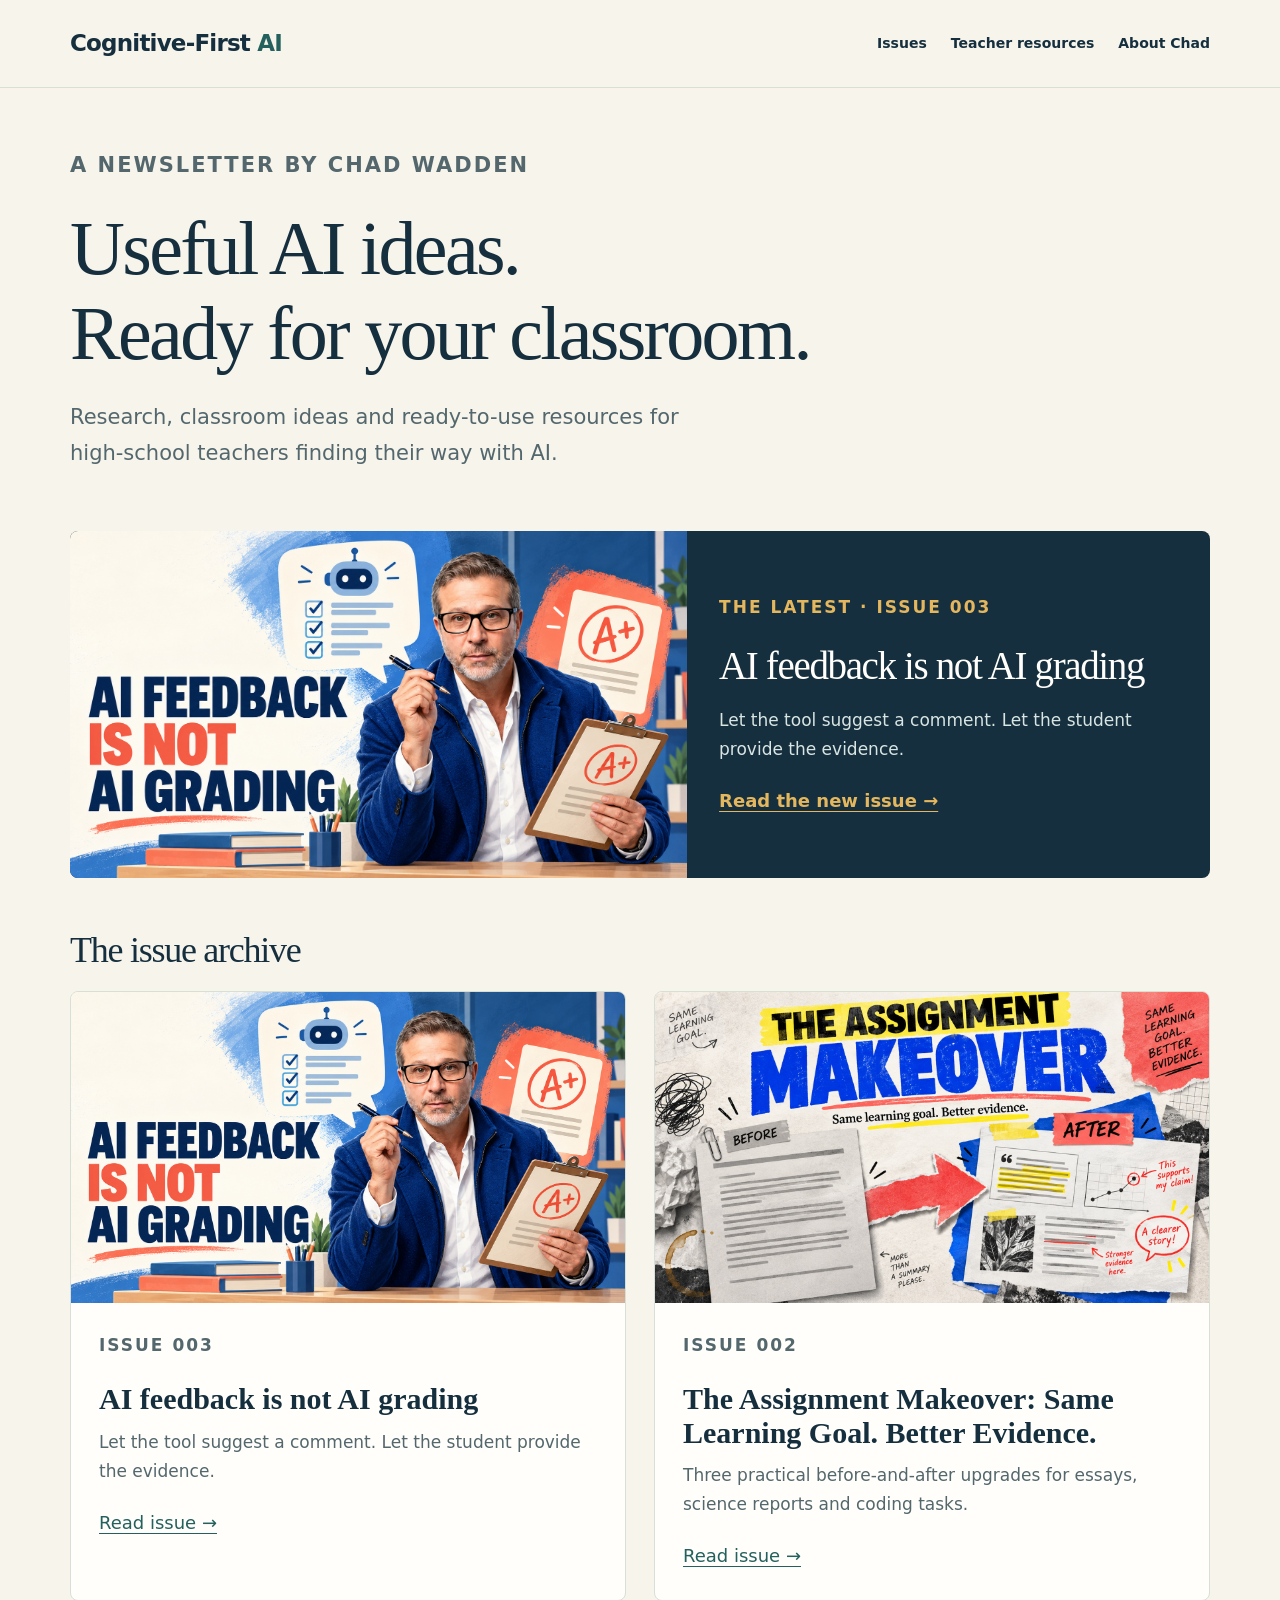
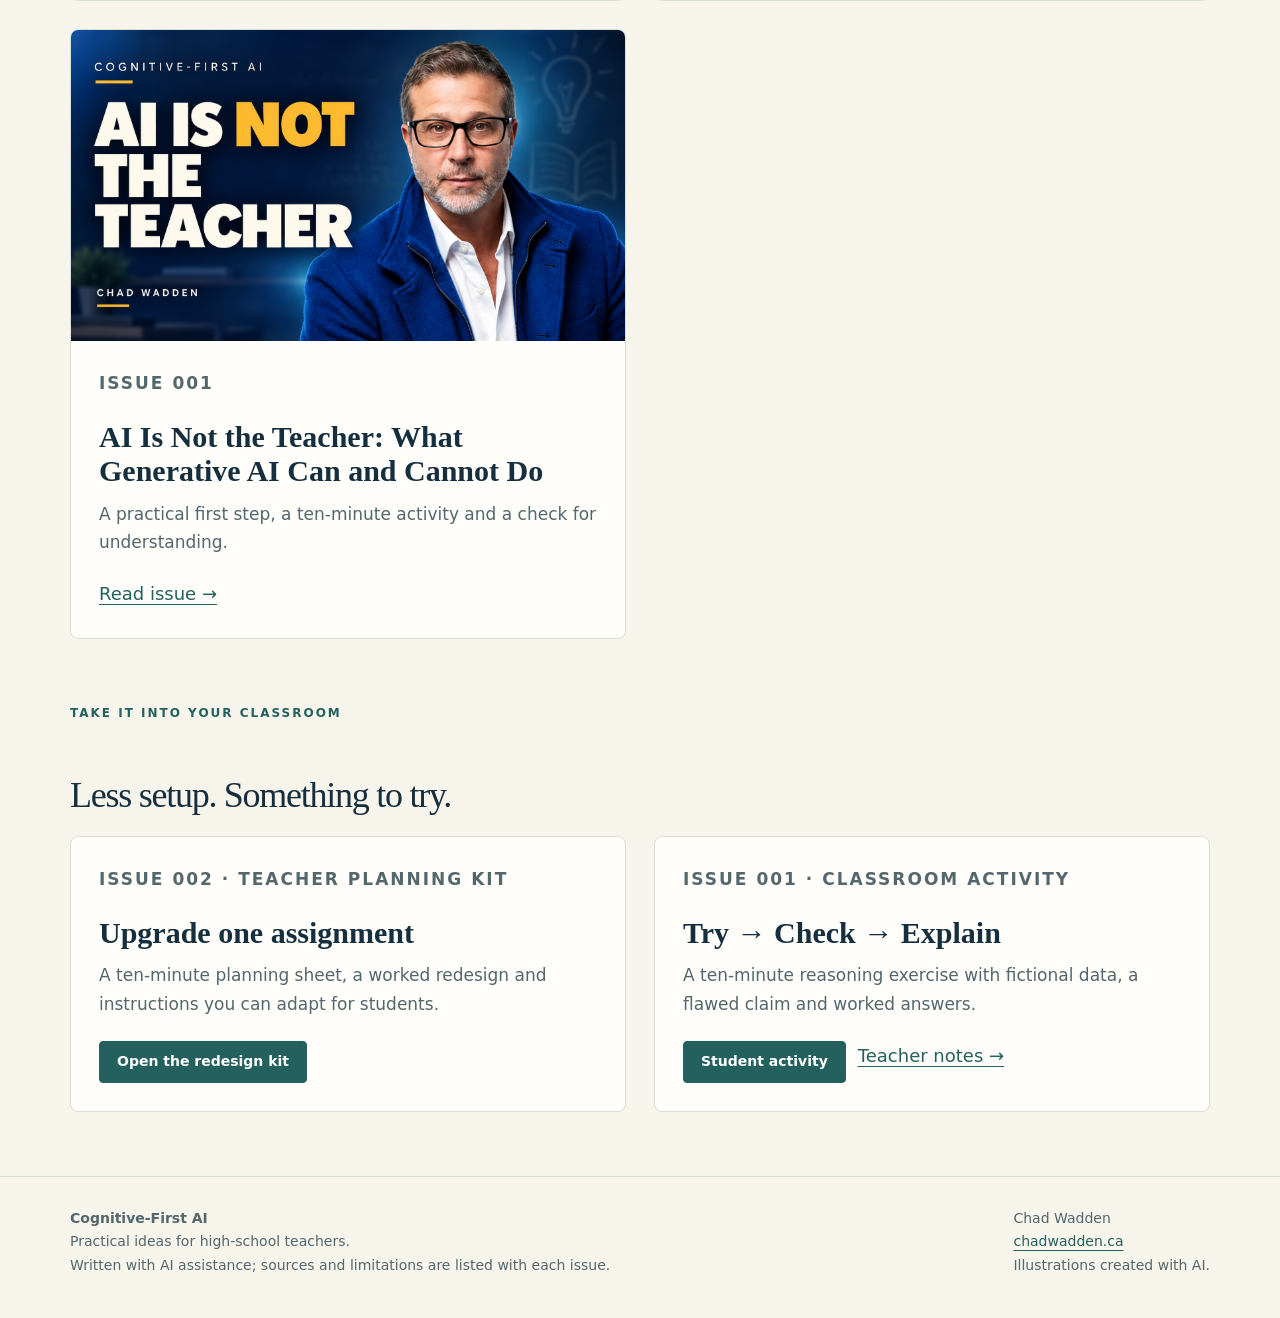
<file: index.html>
<!doctype html><html lang="en"><head><meta charset="utf-8"><meta name="viewport" content="width=device-width,initial-scale=1"><title>Useful AI ideas for your classroom | Cognitive-First AI</title><meta name="description" content="Research, classroom ideas and ready-to-use resources for high-school teachers, by Chad Wadden."><link rel="canonical" href="https://ctwadden.github.io/cognitive-first-ai/"><meta property="og:title" content="Useful AI ideas for your classroom | Cognitive-First AI"><meta property="og:description" content="Research, classroom ideas and ready-to-use resources for high-school teachers, by Chad Wadden."><meta property="og:type" content="website"><meta property="og:url" content="https://ctwadden.github.io/cognitive-first-ai/"><meta property="og:image" content="https://ctwadden.github.io/cognitive-first-ai/assets/issue-003-cover.png"><link rel="stylesheet" href="assets/style.css"><link rel="icon" href="assets/favicon.svg" type="image/svg+xml"></head><body><a class="skip" href="#main">Skip to content</a><header class="masthead"><div class="wrap"><a class="brand" href="index.html">Cognitive-First <span>AI</span></a><nav aria-label="Main"><a href="index.html#issues">Issues</a><a href="index.html#resources">Teacher resources</a><a href="https://chadwadden.ca/">About Chad</a></nav></div></header><main id="main" class="wrap"><section class="intro"><p class="eyebrow">A newsletter by Chad Wadden</p><h1>Useful AI ideas.<br>Ready for your classroom.</h1><p>Research, classroom ideas and ready-to-use resources for high-school teachers finding their way with AI.</p></section><section class="feature" aria-labelledby="latest"><a href="issues/003-ai-feedback-is-not-ai-grading/"><img src="assets/issue-003-cover.png" alt="Illustrated portrait of Chad Wadden between an AI feedback checklist and teacher grading clipboard, beside the title AI Feedback Is Not AI Grading."></a><div class="copy"><p class="eyebrow">The latest · Issue 003</p><h2 id="latest">AI feedback is not AI grading</h2><p>Let the tool suggest a comment. Let the student provide the evidence.</p><a href="issues/003-ai-feedback-is-not-ai-grading/">Read the new issue →</a></div></section><section id="issues"><h2>The issue archive</h2><div class="archive"><article class="card"><a href="issues/003-ai-feedback-is-not-ai-grading/"><img loading="lazy" src="assets/issue-003-cover.png" alt="Illustrated portrait of Chad Wadden between an AI feedback checklist and teacher grading clipboard, beside the title AI Feedback Is Not AI Grading."></a><div class="copy"><p class="eyebrow">Issue 003</p><h3><a href="issues/003-ai-feedback-is-not-ai-grading/">AI feedback is not AI grading</a></h3><p>Let the tool suggest a comment. Let the student provide the evidence.</p><a href="issues/003-ai-feedback-is-not-ai-grading/">Read issue →</a></div></article><article class="card"><a href="issues/002-the-assignment-makeover/"><img loading="lazy" src="assets/issue-002-makeover-cover.png" alt="Cut-paper illustration of an assignment transformed from a plain sheet into annotated evidence, titled The Assignment Makeover."></a><div class="copy"><p class="eyebrow">Issue 002</p><h3><a href="issues/002-the-assignment-makeover/">The Assignment Makeover: Same Learning Goal. Better Evidence.</a></h3><p>Three practical before-and-after upgrades for essays, science reports and coding tasks.</p><a href="issues/002-the-assignment-makeover/">Read issue →</a></div></article><article class="card"><a href="issues/001-ai-is-not-the-teacher/"><img loading="lazy" src="assets/issue-001-cover.png" alt="Illustrated newsletter cover featuring Chad Wadden and the message AI is not the teacher."></a><div class="copy"><p class="eyebrow">Issue 001</p><h3><a href="issues/001-ai-is-not-the-teacher/">AI Is Not the Teacher: What Generative AI Can and Cannot Do</a></h3><p>A practical first step, a ten-minute activity and a check for understanding.</p><a href="issues/001-ai-is-not-the-teacher/">Read issue →</a></div></article></div></section><section id="resources"><p class="eyebrow">Take it into your classroom</p><h2>Less setup. Something to try.</h2><div class="archive"><article class="card resource-card"><div class="copy"><p class="eyebrow">Issue 002 · Teacher planning kit</p><h3>Upgrade one assignment</h3><p>A ten-minute planning sheet, a worked redesign and instructions you can adapt for students.</p><a class="button" href="resources/assignment-redesign-kit.html">Open the redesign kit</a></div></article><article class="card resource-card"><div class="copy"><p class="eyebrow">Issue 001 · Classroom activity</p><h3>Try → Check → Explain</h3><p>A ten-minute reasoning exercise with fictional data, a flawed claim and worked answers.</p><div class="resource-links"><a class="button" href="resources/issue-001-activity.html">Student activity</a><a href="resources/issue-001-notes.html">Teacher notes →</a></div></div></article></div></section></main><footer class="footer"><div class="wrap"><p><strong>Cognitive-First AI</strong><br>Practical ideas for high-school teachers.<br>Written with AI assistance; sources and limitations are listed with each issue.</p><p>Chad Wadden<br><a href="https://chadwadden.ca/">chadwadden.ca</a><br>Illustrations created with AI.</p></div></footer></body></html>
</file>
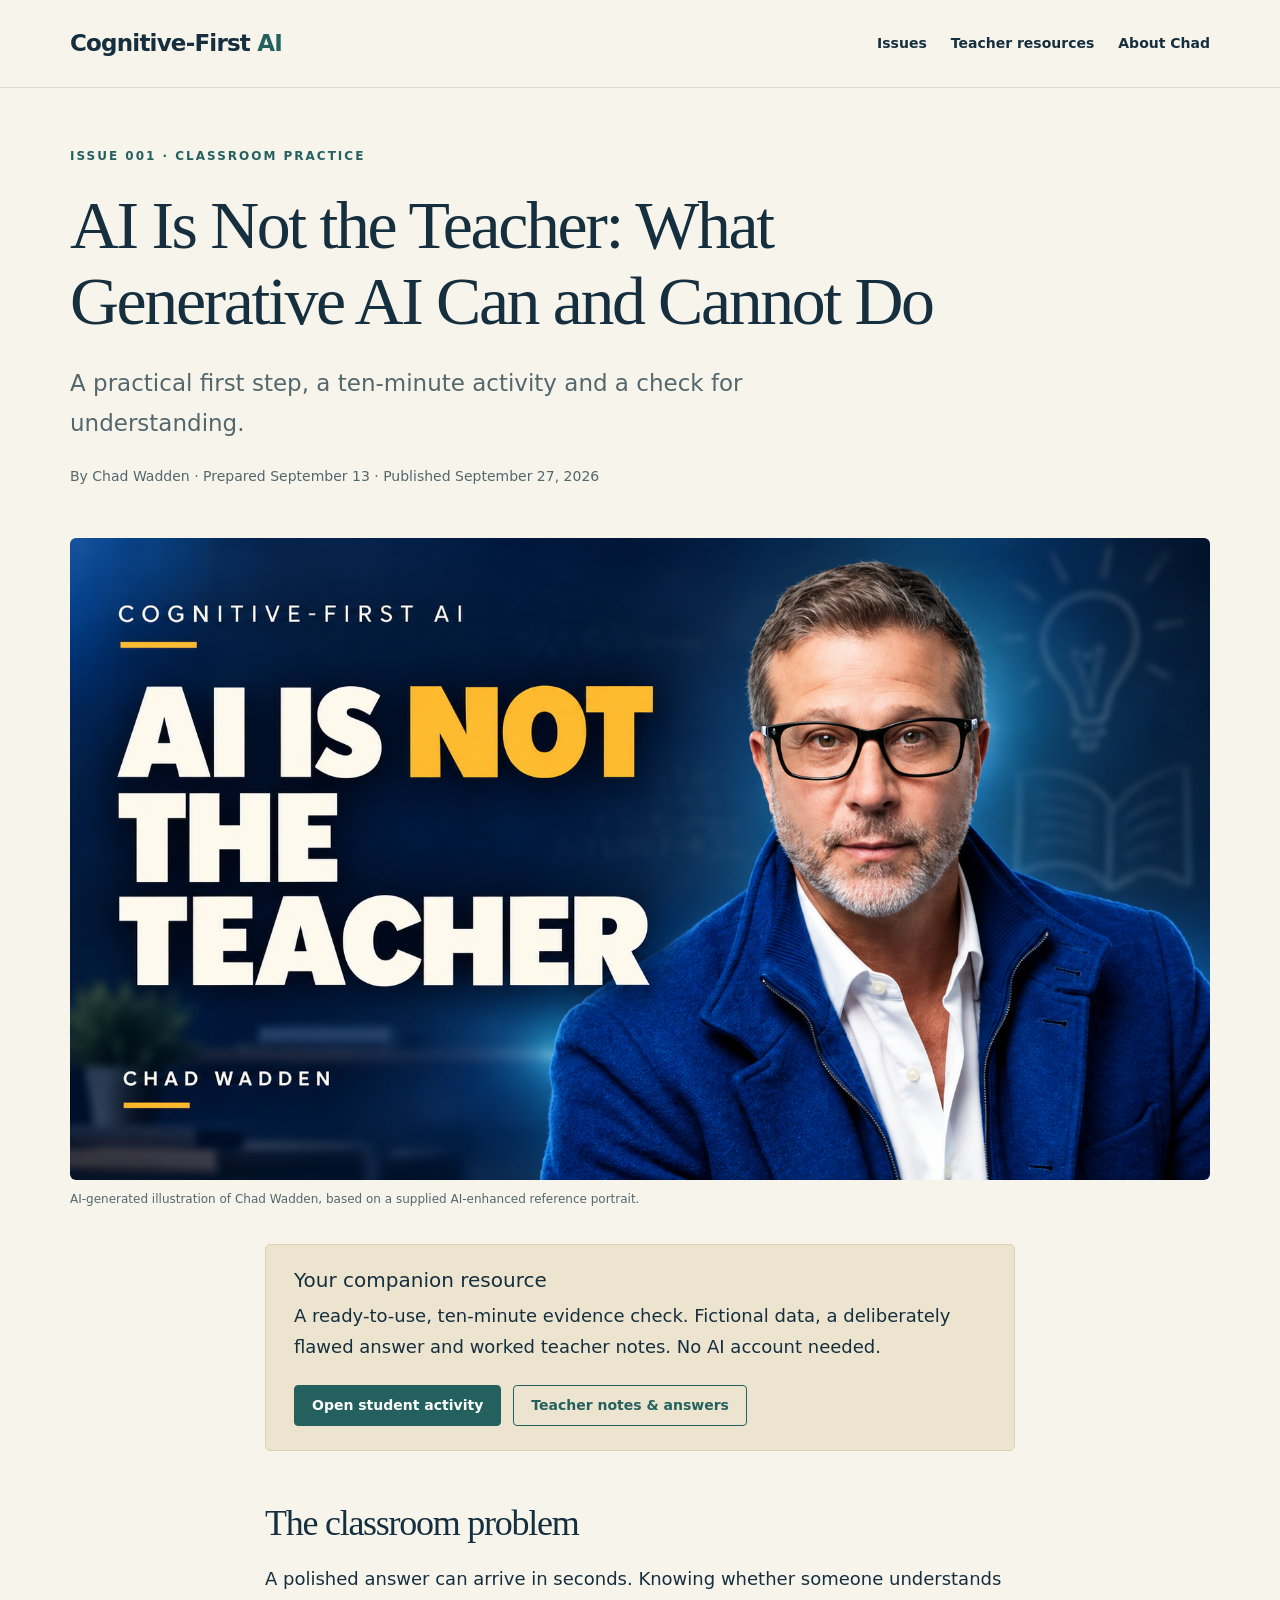
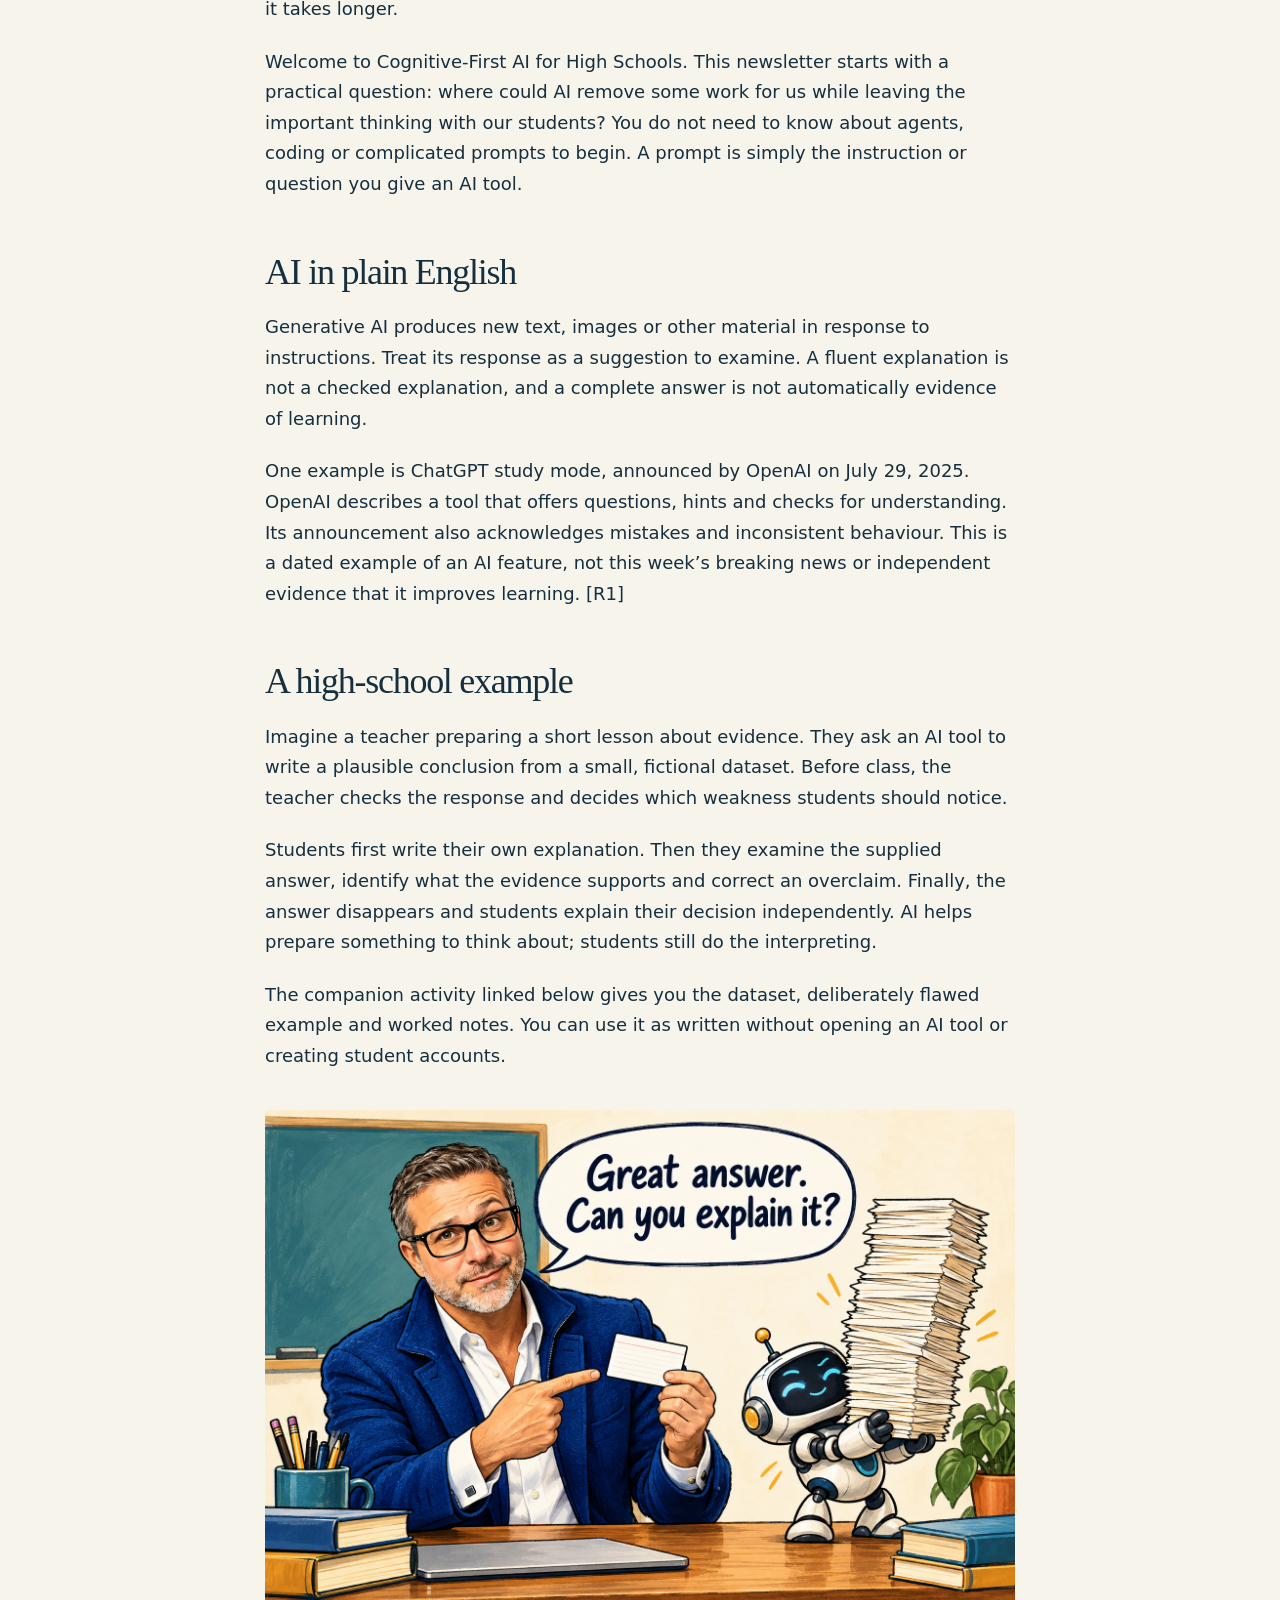
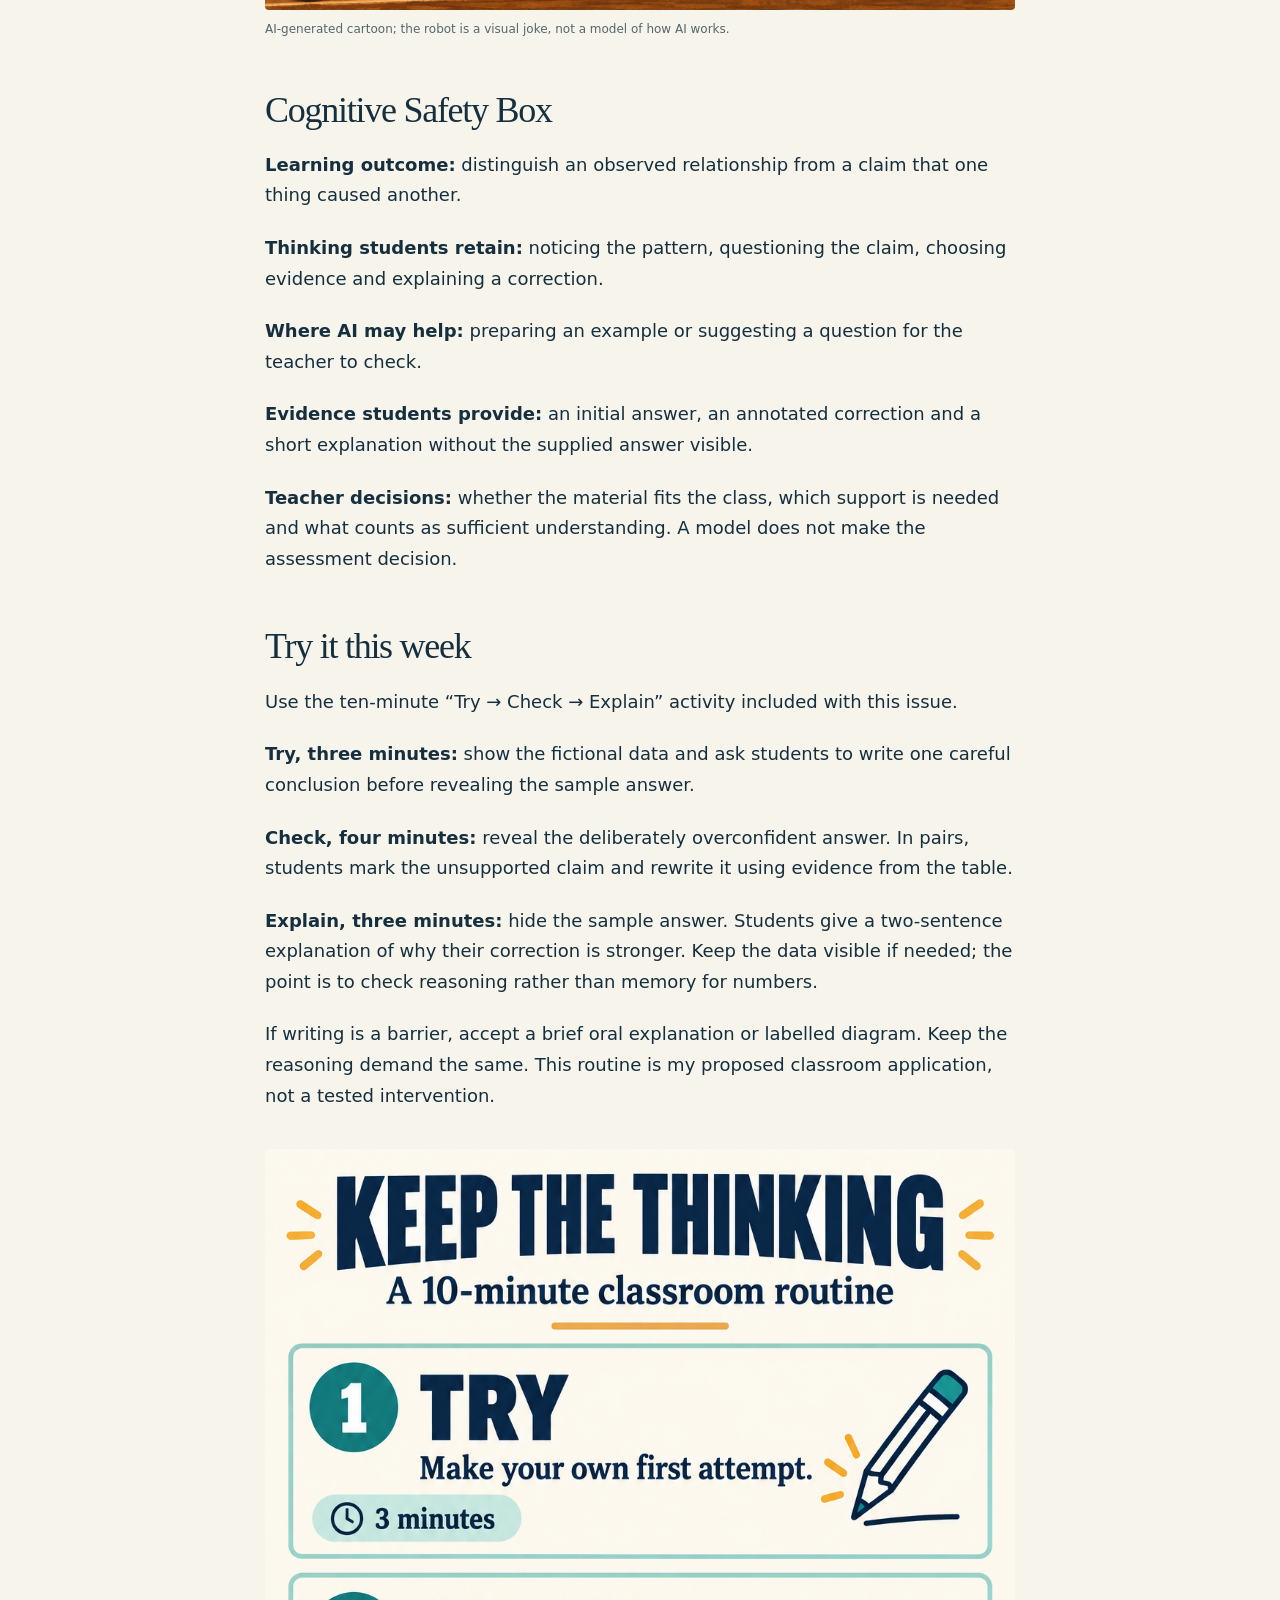
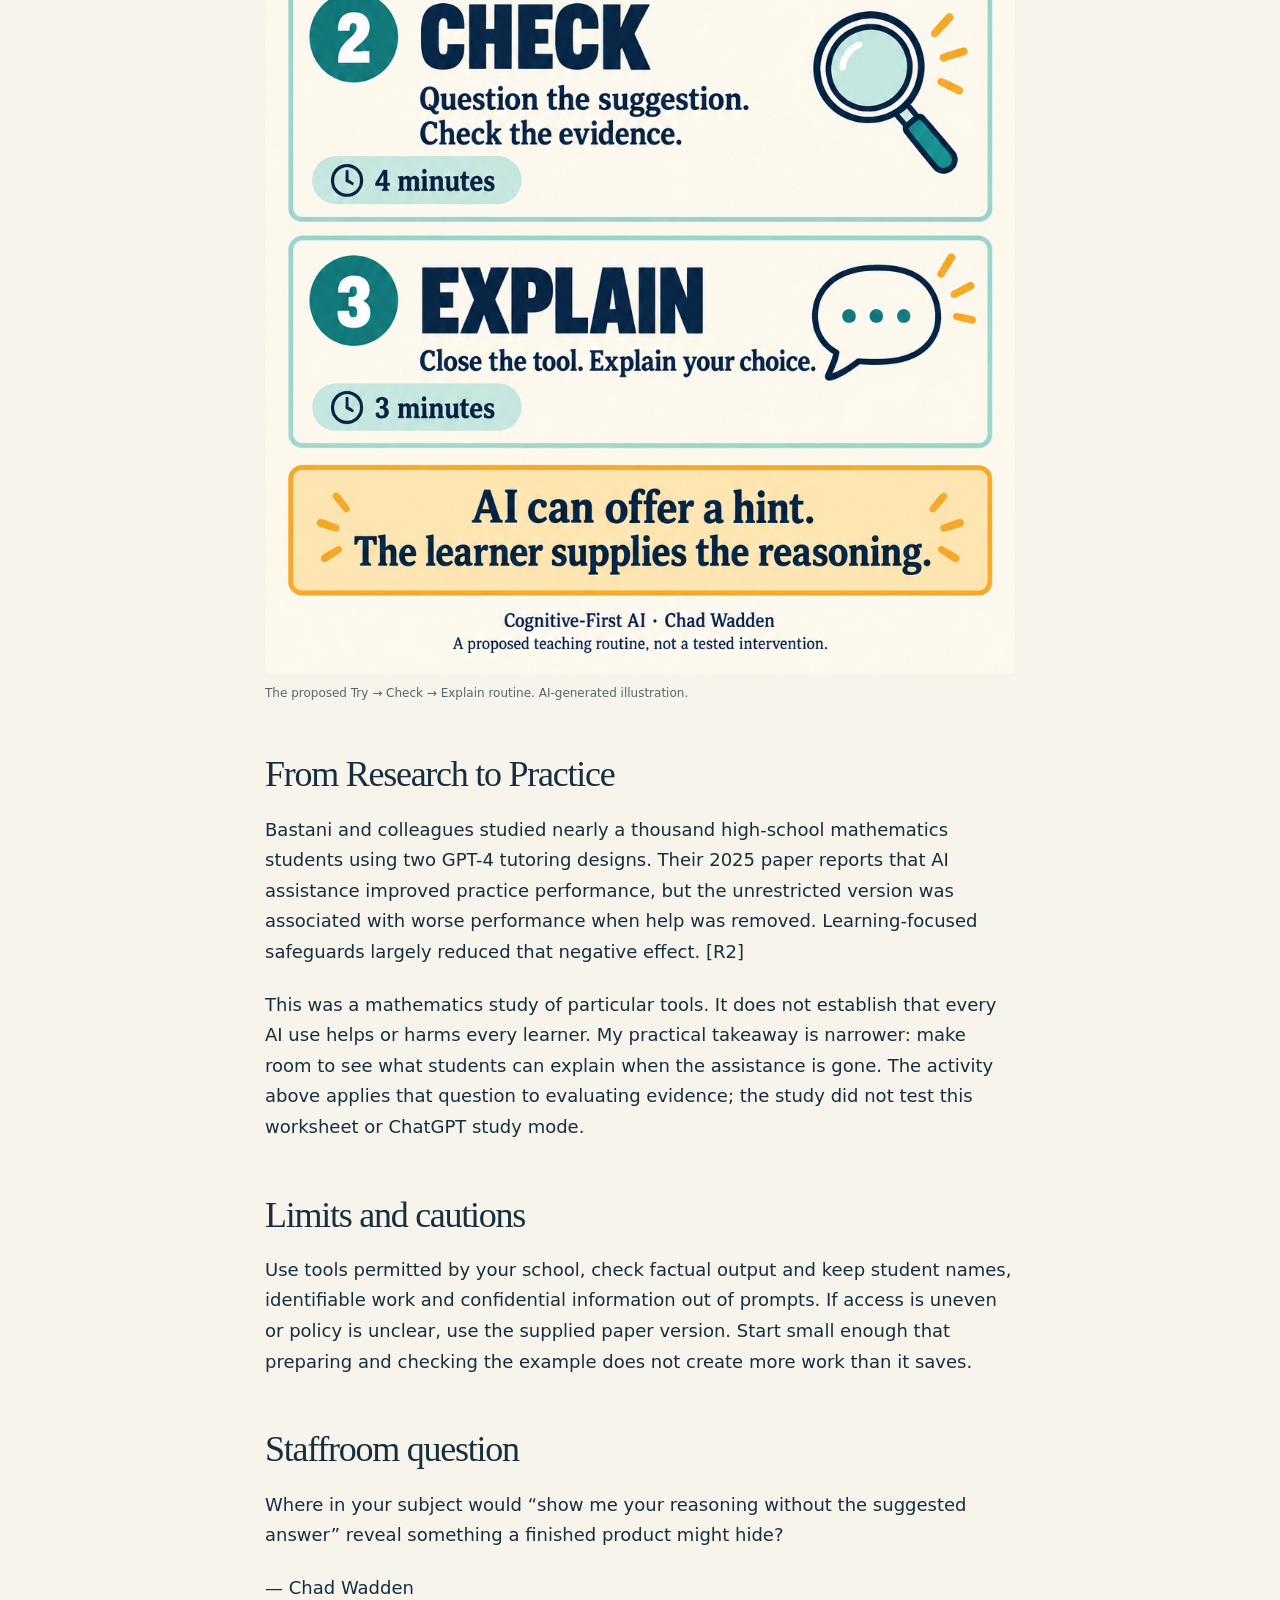
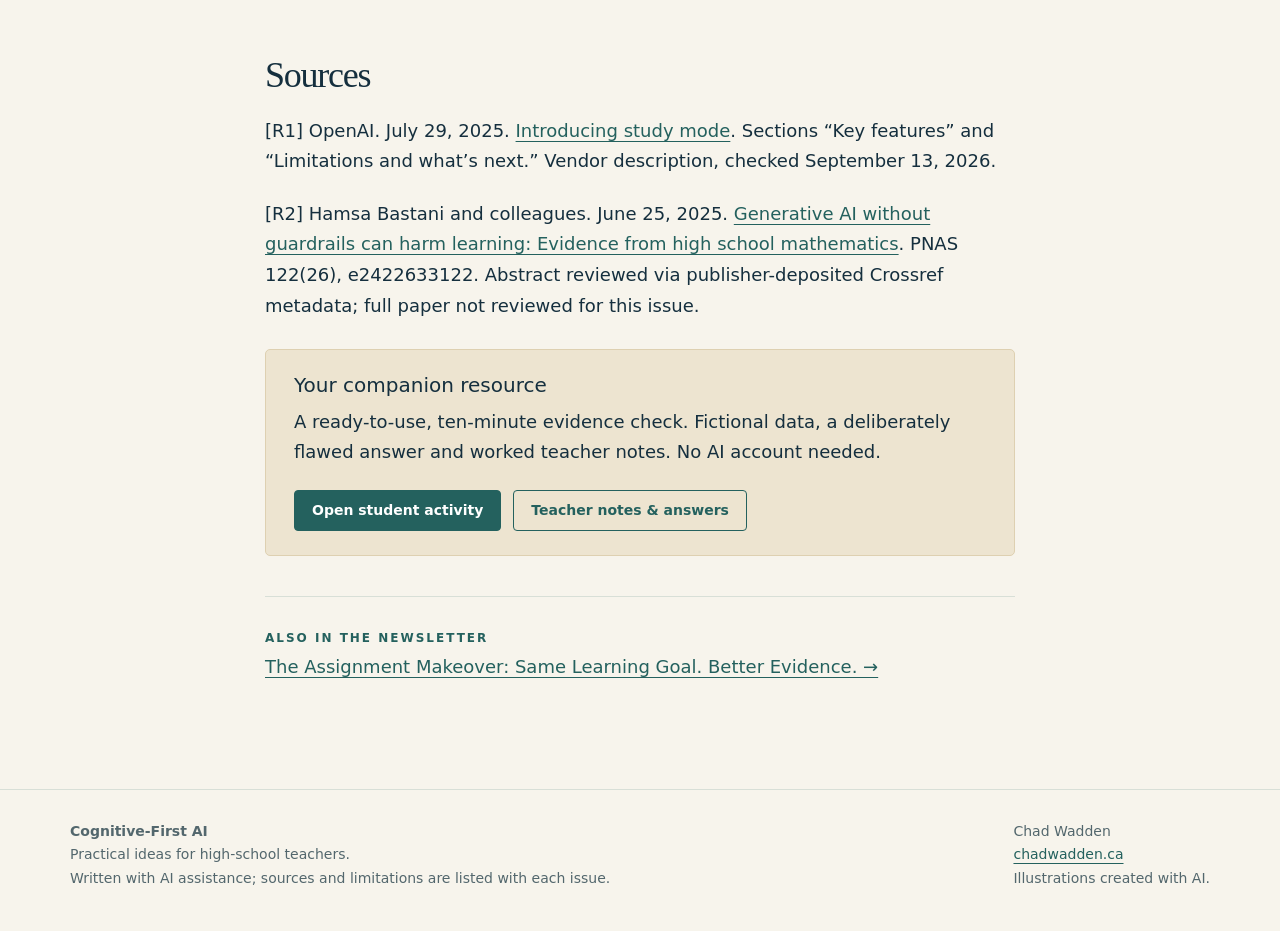
<file: issues/001-ai-is-not-the-teacher/index.html>
<!doctype html><html lang="en"><head><meta charset="utf-8"><meta name="viewport" content="width=device-width,initial-scale=1"><title>AI Is Not the Teacher: What Generative AI Can and Cannot Do | Cognitive-First AI</title><meta name="description" content="A practical first step, a ten-minute activity and a check for understanding."><link rel="canonical" href="https://ctwadden.github.io/cognitive-first-ai/issues/001-ai-is-not-the-teacher/"><meta property="og:title" content="AI Is Not the Teacher: What Generative AI Can and Cannot Do | Cognitive-First AI"><meta property="og:description" content="A practical first step, a ten-minute activity and a check for understanding."><meta property="og:type" content="website"><meta property="og:url" content="https://ctwadden.github.io/cognitive-first-ai/issues/001-ai-is-not-the-teacher/"><meta property="og:image" content="https://ctwadden.github.io/cognitive-first-ai/assets/issue-001-cover.png"><link rel="stylesheet" href="../../assets/style.css"><link rel="icon" href="../../assets/favicon.svg" type="image/svg+xml"></head><body><a class="skip" href="#main">Skip to content</a><header class="masthead"><div class="wrap"><a class="brand" href="../../index.html">Cognitive-First <span>AI</span></a><nav aria-label="Main"><a href="../../index.html#issues">Issues</a><a href="../../index.html#resources">Teacher resources</a><a href="https://chadwadden.ca/">About Chad</a></nav></div></header><main id="main" class="wrap"><header class="article-header"><p class="eyebrow">Issue 001 · Classroom practice</p><h1>AI Is Not the Teacher: What Generative AI Can and Cannot Do</h1><p class="dek">A practical first step, a ten-minute activity and a check for understanding.</p><p class="meta">By Chad Wadden · Prepared September 13 · Published September 27, 2026</p></header><figure class="hero-figure"><img class="hero" src="../../assets/issue-001-cover.png" alt="Illustrated newsletter cover featuring Chad Wadden and the message AI is not the teacher."><figcaption>AI-generated illustration of Chad Wadden, based on a supplied AI-enhanced reference portrait.</figcaption></figure><article class="reading"><aside class="resource-box"><h2>Your companion resource</h2><p>A ready-to-use, ten-minute evidence check. Fictional data, a deliberately flawed answer and worked teacher notes. No AI account needed.</p><div class="resource-links"><a class="button" href="../../resources/issue-001-activity.html">Open student activity</a><a class="button secondary" href="../../resources/issue-001-notes.html">Teacher notes &amp; answers</a></div></aside><h2>The classroom problem</h2>
<p>A polished answer can arrive in seconds. Knowing whether someone understands it takes longer.</p>
<p>Welcome to Cognitive-First AI for High Schools. This newsletter starts with a practical question: where could AI remove some work for us while leaving the important thinking with our students? You do not need to know about agents, coding or complicated prompts to begin. A prompt is simply the instruction or question you give an AI tool.</p>
<h2>AI in plain English</h2>
<p>Generative AI produces new text, images or other material in response to instructions. Treat its response as a suggestion to examine. A fluent explanation is not a checked explanation, and a complete answer is not automatically evidence of learning.</p>
<p>One example is ChatGPT study mode, announced by OpenAI on July 29, 2025. OpenAI describes a tool that offers questions, hints and checks for understanding. Its announcement also acknowledges mistakes and inconsistent behaviour. This is a dated example of an AI feature, not this week’s breaking news or independent evidence that it improves learning. [R1]</p>
<h2>A high-school example</h2>
<p>Imagine a teacher preparing a short lesson about evidence. They ask an AI tool to write a plausible conclusion from a small, fictional dataset. Before class, the teacher checks the response and decides which weakness students should notice.</p>
<p>Students first write their own explanation. Then they examine the supplied answer, identify what the evidence supports and correct an overclaim. Finally, the answer disappears and students explain their decision independently. AI helps prepare something to think about; students still do the interpreting.</p>
<p>The companion activity linked below gives you the dataset, deliberately flawed example and worked notes. You can use it as written without opening an AI tool or creating student accounts.</p>
<figure><img loading="lazy" src="../../assets/issue-001-cartoon.png" alt="A humorous classroom cartoon about checking an AI answer."><figcaption>AI-generated cartoon; the robot is a visual joke, not a model of how AI works.</figcaption></figure><h2>Cognitive Safety Box</h2>
<p><strong>Learning outcome:</strong> distinguish an observed relationship from a claim that one thing caused another.</p>
<p><strong>Thinking students retain:</strong> noticing the pattern, questioning the claim, choosing evidence and explaining a correction.</p>
<p><strong>Where AI may help:</strong> preparing an example or suggesting a question for the teacher to check.</p>
<p><strong>Evidence students provide:</strong> an initial answer, an annotated correction and a short explanation without the supplied answer visible.</p>
<p><strong>Teacher decisions:</strong> whether the material fits the class, which support is needed and what counts as sufficient understanding. A model does not make the assessment decision.</p>
<h2>Try it this week</h2>
<p>Use the ten-minute “Try → Check → Explain” activity included with this issue.</p>
<p><strong>Try, three minutes:</strong> show the fictional data and ask students to write one careful conclusion before revealing the sample answer.</p>
<p><strong>Check, four minutes:</strong> reveal the deliberately overconfident answer. In pairs, students mark the unsupported claim and rewrite it using evidence from the table.</p>
<p><strong>Explain, three minutes:</strong> hide the sample answer. Students give a two-sentence explanation of why their correction is stronger. Keep the data visible if needed; the point is to check reasoning rather than memory for numbers.</p>
<p>If writing is a barrier, accept a brief oral explanation or labelled diagram. Keep the reasoning demand the same. This routine is my proposed classroom application, not a tested intervention.</p>
<figure><img loading="lazy" src="../../assets/issue-001-infographic.png" alt="Try, Check, Explain: begin with your own thinking, check an answer, then explain independently."><figcaption>The proposed Try → Check → Explain routine. AI-generated illustration.</figcaption></figure><h2>From Research to Practice</h2>
<p>Bastani and colleagues studied nearly a thousand high-school mathematics students using two GPT-4 tutoring designs. Their 2025 paper reports that AI assistance improved practice performance, but the unrestricted version was associated with worse performance when help was removed. Learning-focused safeguards largely reduced that negative effect. [R2]</p>
<p>This was a mathematics study of particular tools. It does not establish that every AI use helps or harms every learner. My practical takeaway is narrower: make room to see what students can explain when the assistance is gone. The activity above applies that question to evaluating evidence; the study did not test this worksheet or ChatGPT study mode.</p>
<h2>Limits and cautions</h2>
<p>Use tools permitted by your school, check factual output and keep student names, identifiable work and confidential information out of prompts. If access is uneven or policy is unclear, use the supplied paper version. Start small enough that preparing and checking the example does not create more work than it saves.</p>
<h2>Staffroom question</h2>
<p>Where in your subject would “show me your reasoning without the suggested answer” reveal something a finished product might hide?</p>
<p>— Chad Wadden</p>
<h2>Sources</h2>
<p>[R1] OpenAI. July 29, 2025. <a href="https://openai.com/index/chatgpt-study-mode/">Introducing study mode</a>. Sections “Key features” and “Limitations and what’s next.” Vendor description, checked September 13, 2026.</p>
<p>[R2] Hamsa Bastani and colleagues. June 25, 2025. <a href="https://doi.org/10.1073/pnas.2422633122">Generative AI without guardrails can harm learning: Evidence from high school mathematics</a>. PNAS 122(26), e2422633122. Abstract reviewed via publisher-deposited Crossref metadata; full paper not reviewed for this issue.</p><aside class="resource-box"><h2>Your companion resource</h2><p>A ready-to-use, ten-minute evidence check. Fictional data, a deliberately flawed answer and worked teacher notes. No AI account needed.</p><div class="resource-links"><a class="button" href="../../resources/issue-001-activity.html">Open student activity</a><a class="button secondary" href="../../resources/issue-001-notes.html">Teacher notes &amp; answers</a></div></aside><div class="next"><span class="eyebrow">Also in the newsletter</span><p><a href="../002-the-assignment-makeover/">The Assignment Makeover: Same Learning Goal. Better Evidence. →</a></p></div></article></main><footer class="footer"><div class="wrap"><p><strong>Cognitive-First AI</strong><br>Practical ideas for high-school teachers.<br>Written with AI assistance; sources and limitations are listed with each issue.</p><p>Chad Wadden<br><a href="https://chadwadden.ca/">chadwadden.ca</a><br>Illustrations created with AI.</p></div></footer></body></html>
</file>
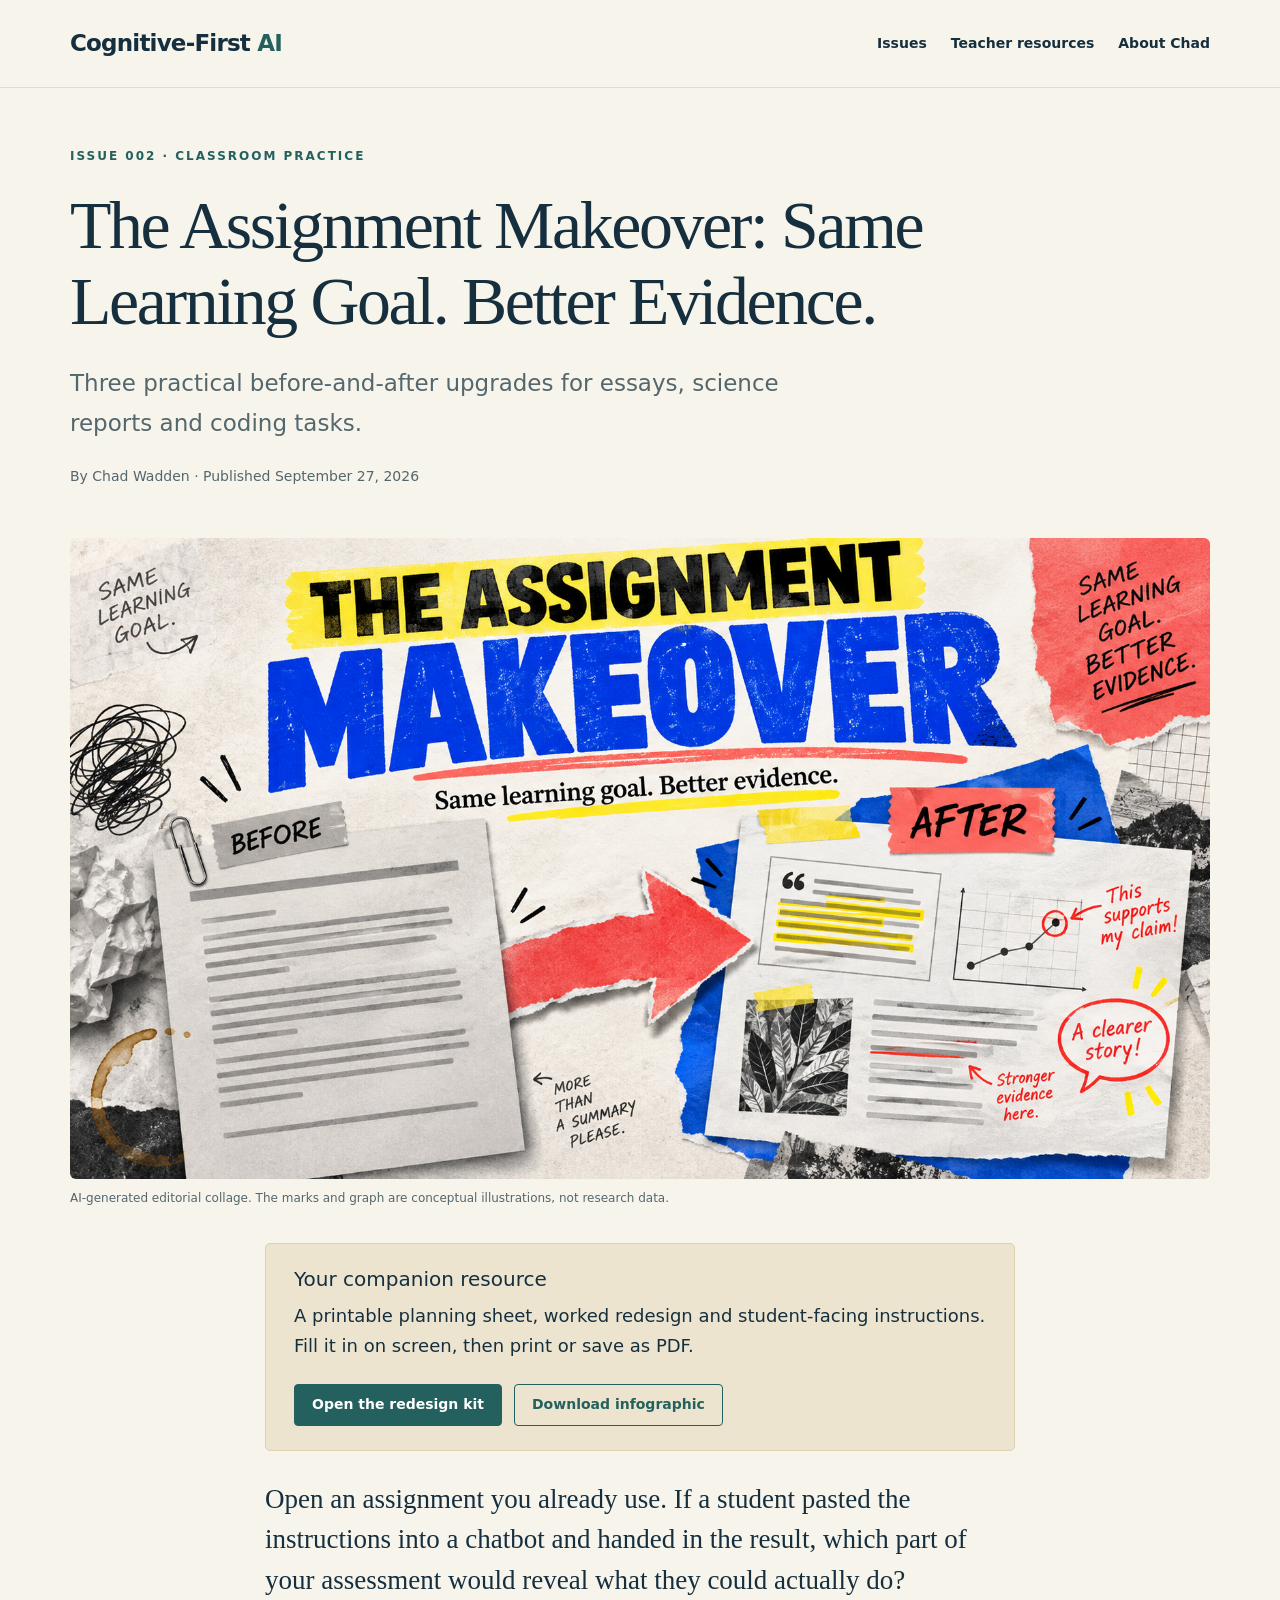
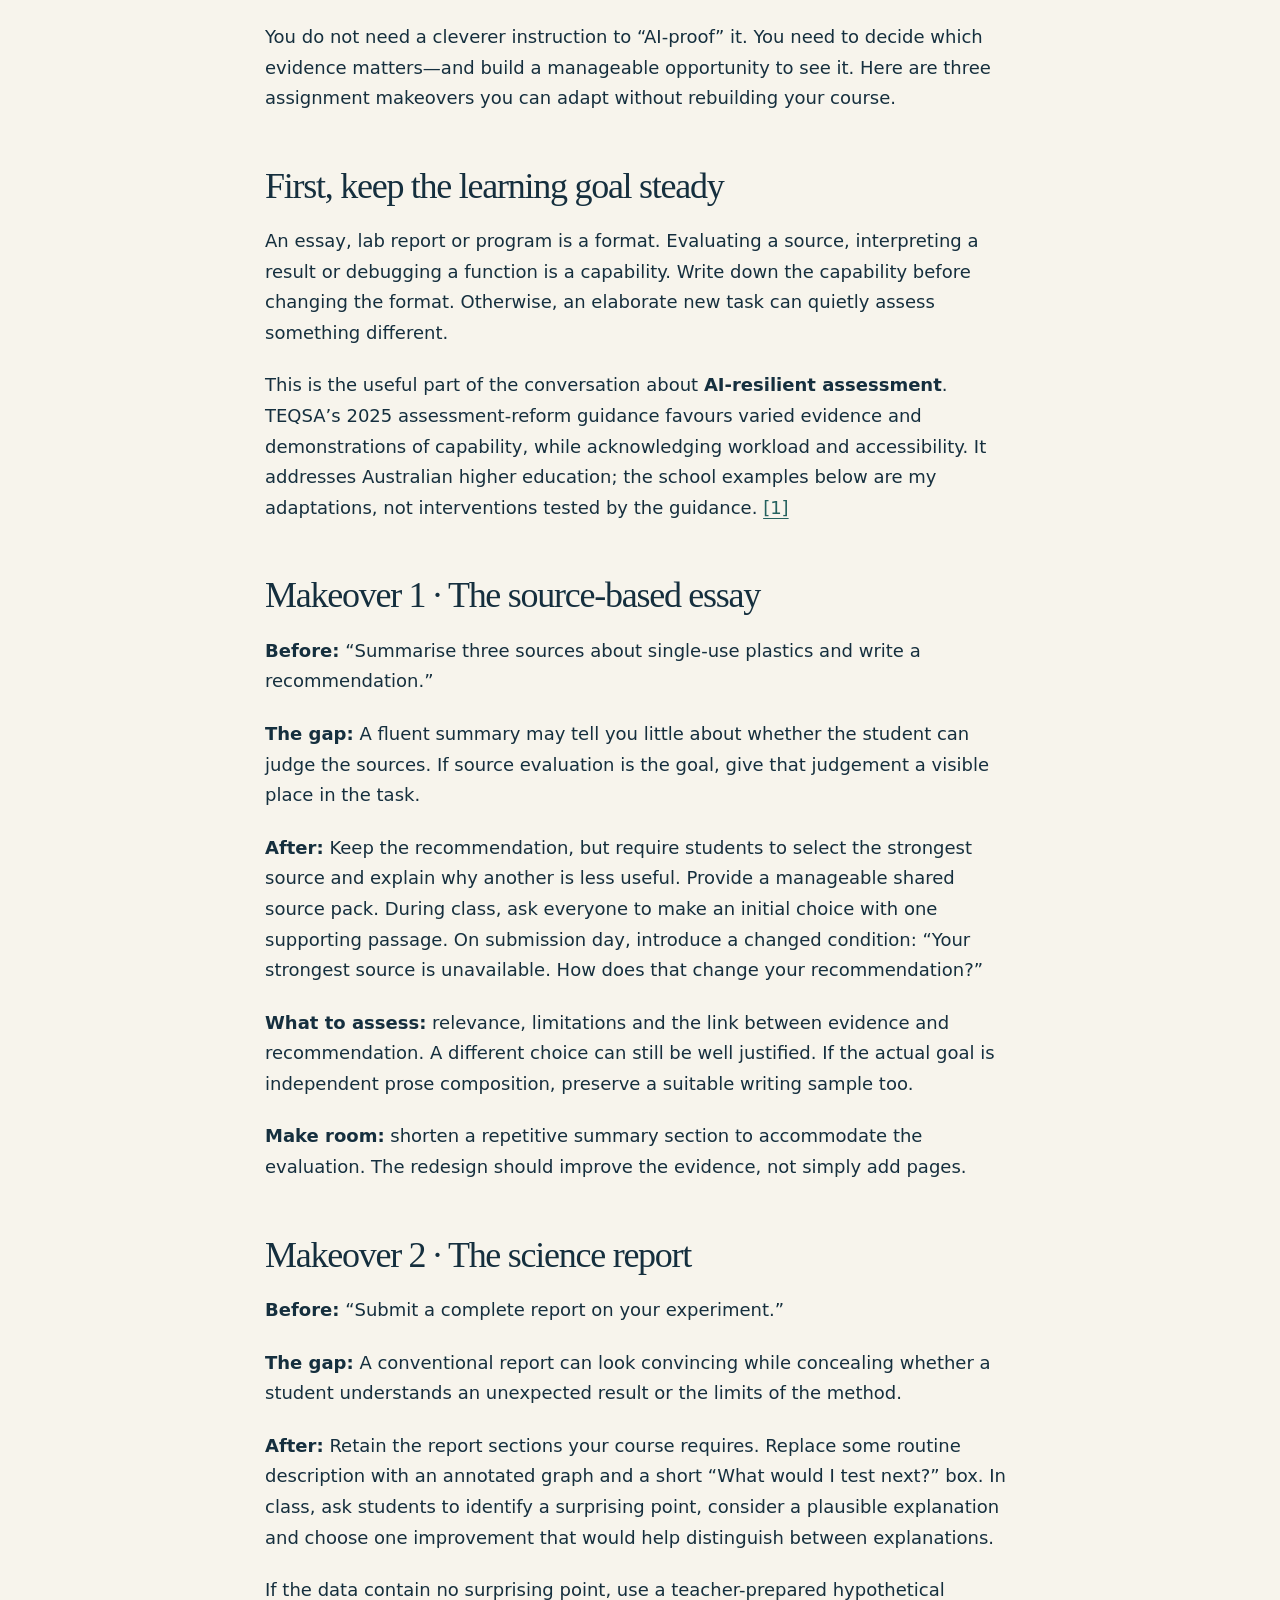
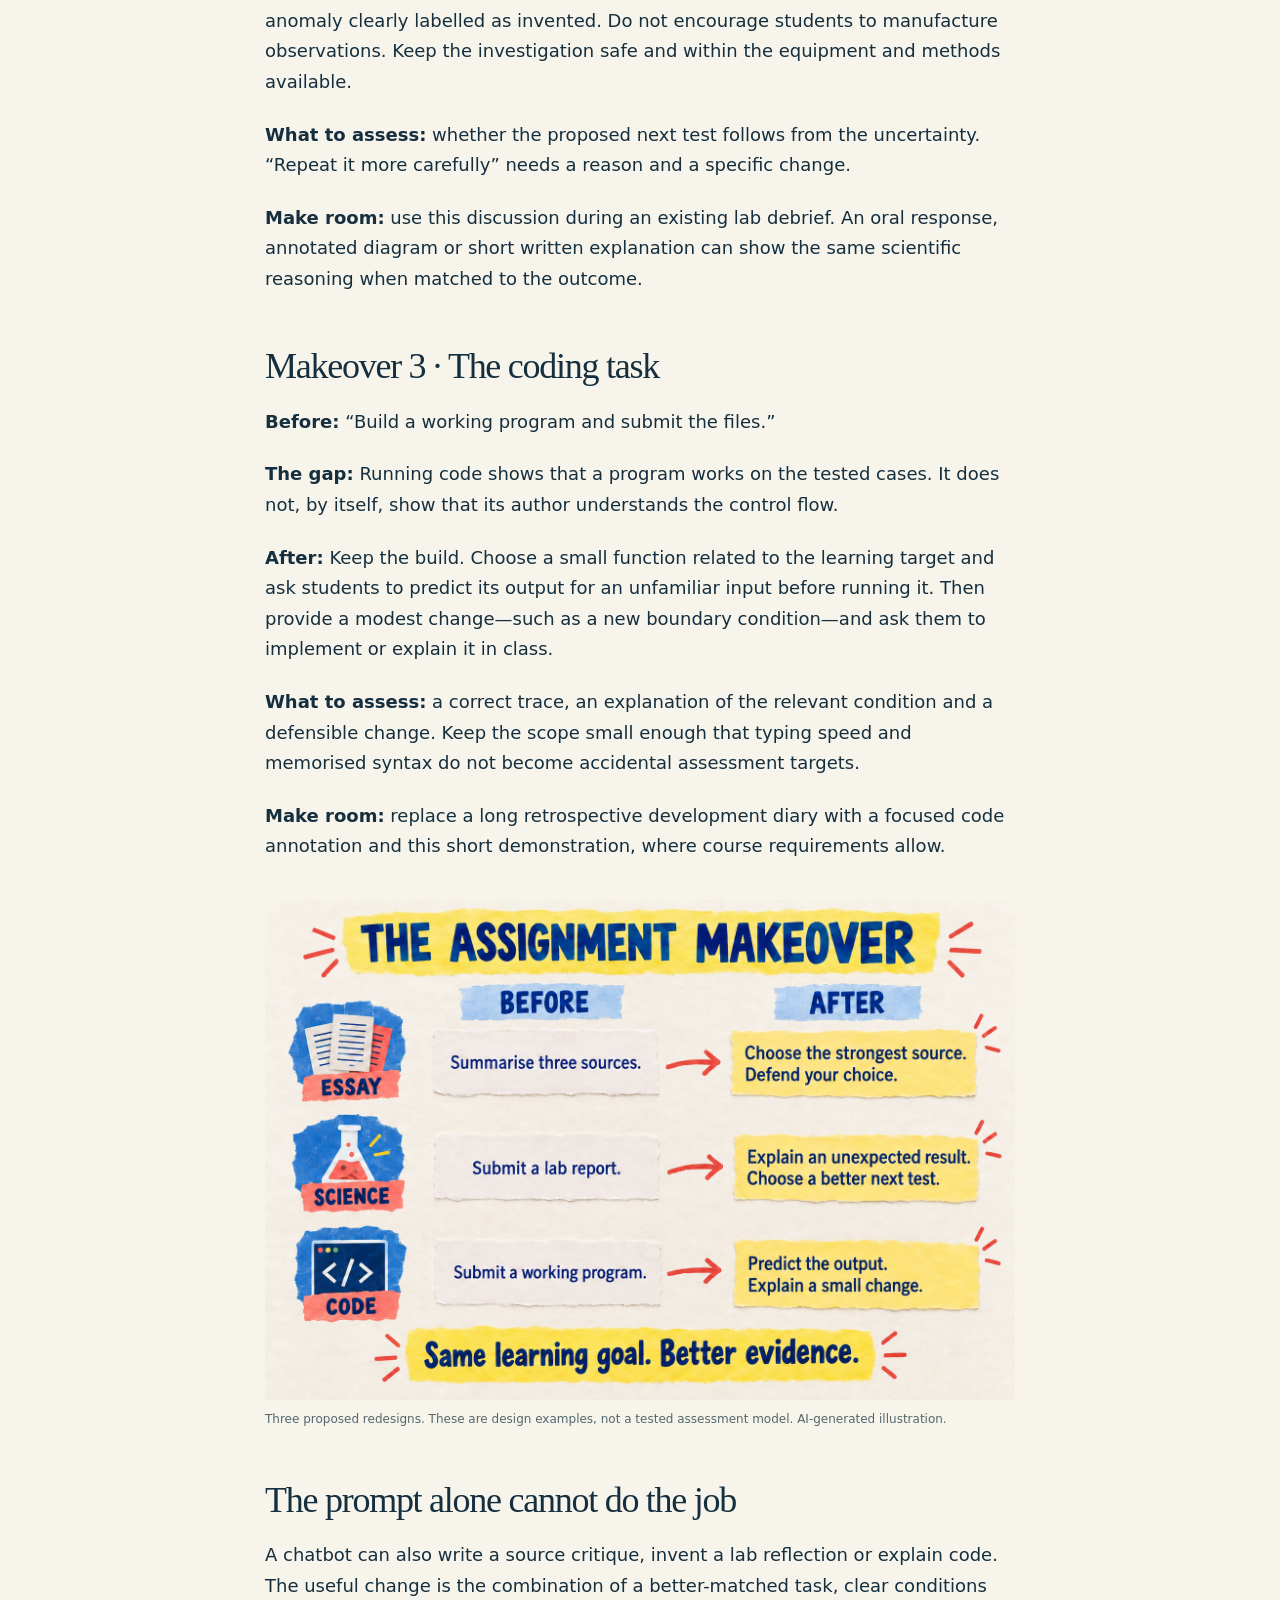
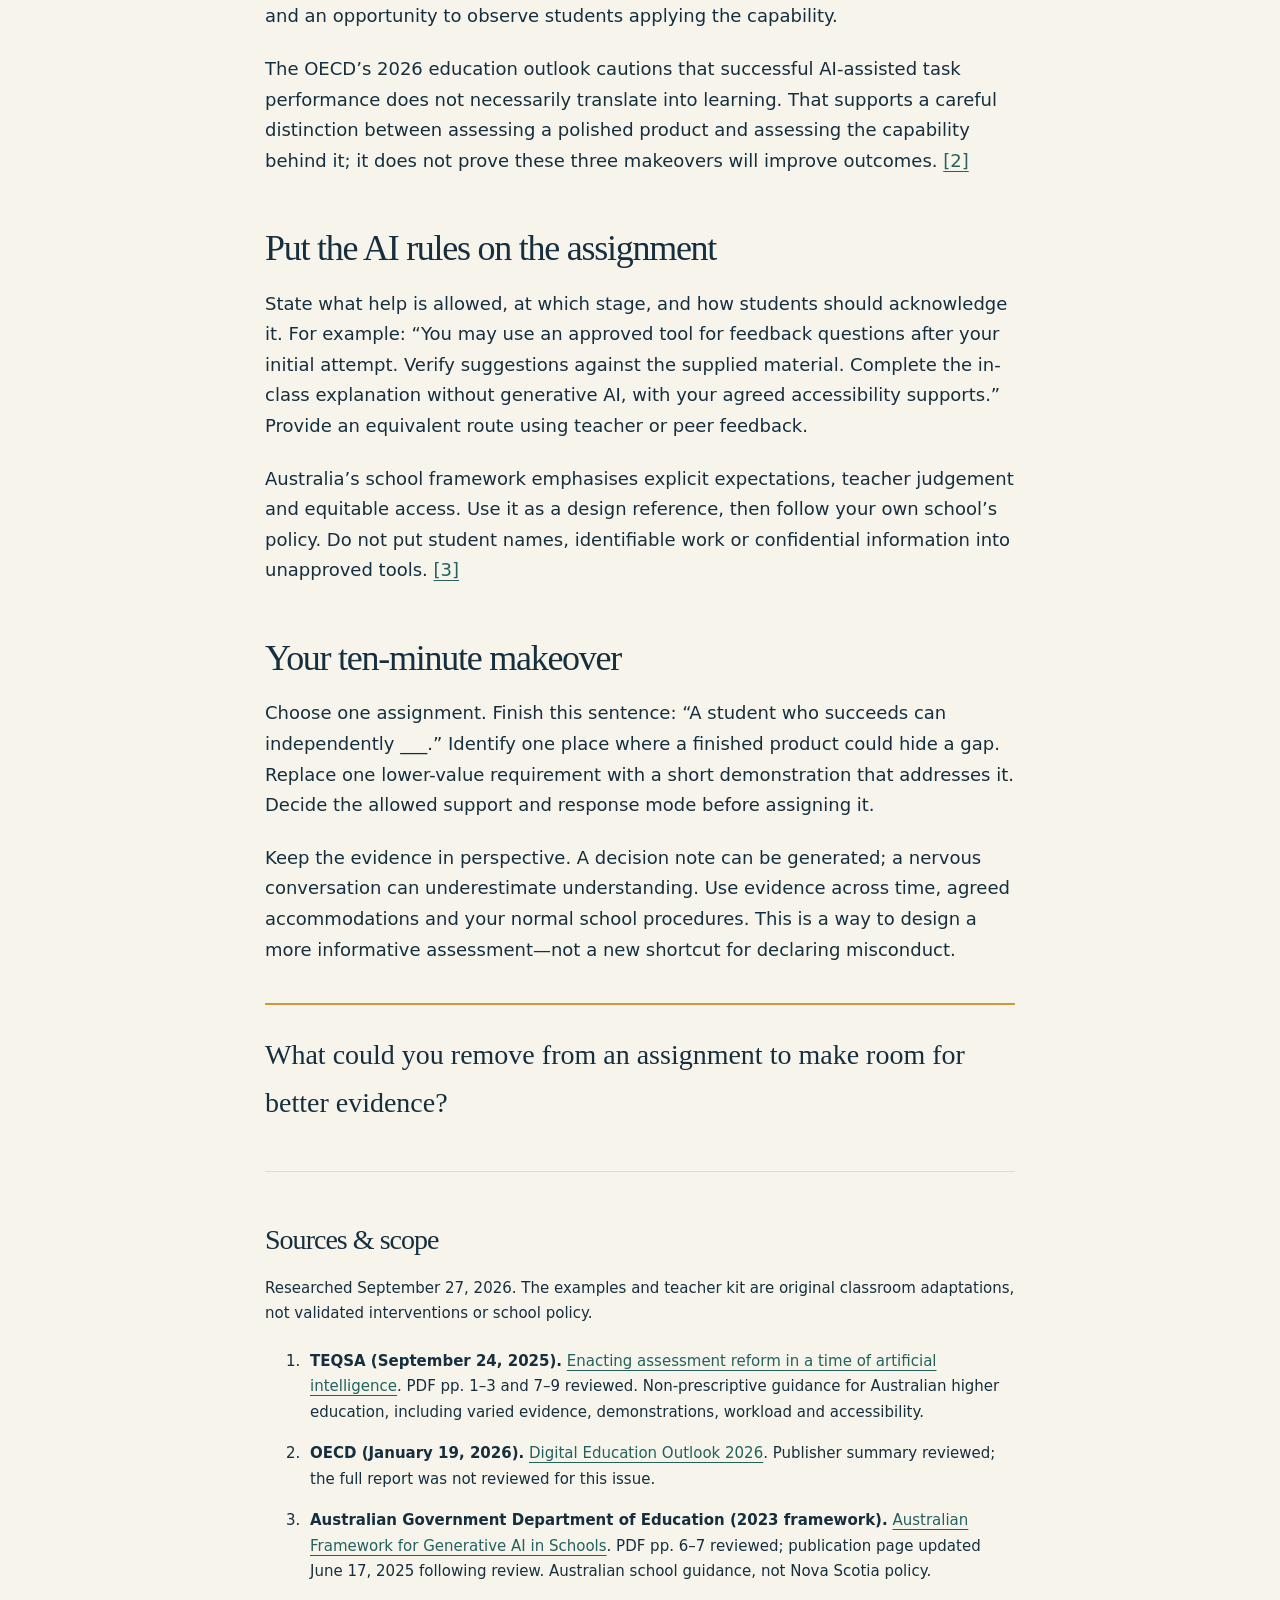
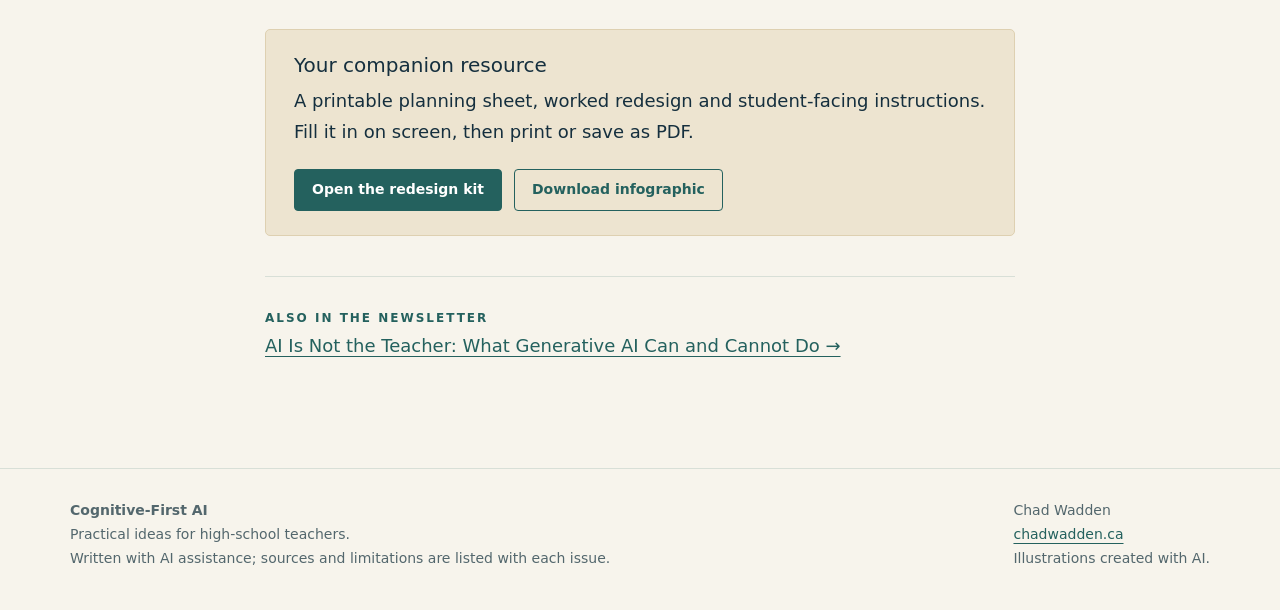
<file: issues/002-the-assignment-makeover/index.html>
<!doctype html><html lang="en"><head><meta charset="utf-8"><meta name="viewport" content="width=device-width,initial-scale=1"><title>The Assignment Makeover: Same Learning Goal. Better Evidence. | Cognitive-First AI</title><meta name="description" content="Three practical before-and-after upgrades for essays, science reports and coding tasks."><link rel="canonical" href="https://ctwadden.github.io/cognitive-first-ai/issues/002-the-assignment-makeover/"><meta property="og:title" content="The Assignment Makeover: Same Learning Goal. Better Evidence. | Cognitive-First AI"><meta property="og:description" content="Three practical before-and-after upgrades for essays, science reports and coding tasks."><meta property="og:type" content="website"><meta property="og:url" content="https://ctwadden.github.io/cognitive-first-ai/issues/002-the-assignment-makeover/"><meta property="og:image" content="https://ctwadden.github.io/cognitive-first-ai/assets/issue-002-makeover-cover.png"><link rel="stylesheet" href="../../assets/style.css"><link rel="icon" href="../../assets/favicon.svg" type="image/svg+xml"></head><body><a class="skip" href="#main">Skip to content</a><header class="masthead"><div class="wrap"><a class="brand" href="../../index.html">Cognitive-First <span>AI</span></a><nav aria-label="Main"><a href="../../index.html#issues">Issues</a><a href="../../index.html#resources">Teacher resources</a><a href="https://chadwadden.ca/">About Chad</a></nav></div></header><main id="main" class="wrap"><header class="article-header"><p class="eyebrow">Issue 002 · Classroom practice</p><h1>The Assignment Makeover: Same Learning Goal. Better Evidence.</h1><p class="dek">Three practical before-and-after upgrades for essays, science reports and coding tasks.</p><p class="meta">By Chad Wadden · Published September 27, 2026</p></header><figure class="hero-figure"><img class="hero" src="../../assets/issue-002-makeover-cover.png" alt="Cut-paper illustration of an assignment transformed from a plain sheet into annotated evidence, titled The Assignment Makeover."><figcaption>AI-generated editorial collage. The marks and graph are conceptual illustrations, not research data.</figcaption></figure><article class="reading"><aside class="resource-box"><h2>Your companion resource</h2><p>A printable planning sheet, worked redesign and student-facing instructions. Fill it in on screen, then print or save as PDF.</p><div class="resource-links"><a class="button" href="../../resources/assignment-redesign-kit.html">Open the redesign kit</a><a class="button secondary" href="../../assets/issue-002-makeover-infographic.png" download>Download infographic</a></div></aside><p class="lead">Open an assignment you already use. If a student pasted the instructions into a chatbot and handed in the result, which part of your assessment would reveal what they could actually do?</p>
<p>You do not need a cleverer instruction to “AI-proof” it. You need to decide which evidence matters—and build a manageable opportunity to see it. Here are three assignment makeovers you can adapt without rebuilding your course.</p>
<h2>First, keep the learning goal steady</h2>
<p>An essay, lab report or program is a format. Evaluating a source, interpreting a result or debugging a function is a capability. Write down the capability before changing the format. Otherwise, an elaborate new task can quietly assess something different.</p>
<p>This is the useful part of the conversation about <strong>AI-resilient assessment</strong>. TEQSA’s 2025 assessment-reform guidance favours varied evidence and demonstrations of capability, while acknowledging workload and accessibility. It addresses Australian higher education; the school examples below are my adaptations, not interventions tested by the guidance. <a href="#r1">[1]</a></p>
<h2>Makeover 1 · The source-based essay</h2>
<p><strong>Before:</strong> “Summarise three sources about single-use plastics and write a recommendation.”</p>
<p><strong>The gap:</strong> A fluent summary may tell you little about whether the student can judge the sources. If source evaluation is the goal, give that judgement a visible place in the task.</p>
<p><strong>After:</strong> Keep the recommendation, but require students to select the strongest source and explain why another is less useful. Provide a manageable shared source pack. During class, ask everyone to make an initial choice with one supporting passage. On submission day, introduce a changed condition: “Your strongest source is unavailable. How does that change your recommendation?”</p>
<p><strong>What to assess:</strong> relevance, limitations and the link between evidence and recommendation. A different choice can still be well justified. If the actual goal is independent prose composition, preserve a suitable writing sample too.</p>
<p><strong>Make room:</strong> shorten a repetitive summary section to accommodate the evaluation. The redesign should improve the evidence, not simply add pages.</p>
<h2>Makeover 2 · The science report</h2>
<p><strong>Before:</strong> “Submit a complete report on your experiment.”</p>
<p><strong>The gap:</strong> A conventional report can look convincing while concealing whether a student understands an unexpected result or the limits of the method.</p>
<p><strong>After:</strong> Retain the report sections your course requires. Replace some routine description with an annotated graph and a short “What would I test next?” box. In class, ask students to identify a surprising point, consider a plausible explanation and choose one improvement that would help distinguish between explanations.</p>
<p>If the data contain no surprising point, use a teacher-prepared hypothetical anomaly clearly labelled as invented. Do not encourage students to manufacture observations. Keep the investigation safe and within the equipment and methods available.</p>
<p><strong>What to assess:</strong> whether the proposed next test follows from the uncertainty. “Repeat it more carefully” needs a reason and a specific change.</p>
<p><strong>Make room:</strong> use this discussion during an existing lab debrief. An oral response, annotated diagram or short written explanation can show the same scientific reasoning when matched to the outcome.</p>
<h2>Makeover 3 · The coding task</h2>
<p><strong>Before:</strong> “Build a working program and submit the files.”</p>
<p><strong>The gap:</strong> Running code shows that a program works on the tested cases. It does not, by itself, show that its author understands the control flow.</p>
<p><strong>After:</strong> Keep the build. Choose a small function related to the learning target and ask students to predict its output for an unfamiliar input before running it. Then provide a modest change—such as a new boundary condition—and ask them to implement or explain it in class.</p>
<p><strong>What to assess:</strong> a correct trace, an explanation of the relevant condition and a defensible change. Keep the scope small enough that typing speed and memorised syntax do not become accidental assessment targets.</p>
<p><strong>Make room:</strong> replace a long retrospective development diary with a focused code annotation and this short demonstration, where course requirements allow.</p>
<figure><img loading="lazy" src="../../assets/issue-002-makeover-infographic.png" alt="Assignment makeover comparison: essay—move from summarising sources to choosing and defending the strongest; science—add an unexpected-result explanation and next test; code—predict behaviour on a new input and explain a small change."><figcaption>Three proposed redesigns. These are design examples, not a tested assessment model. AI-generated illustration.</figcaption></figure>
<h2>The prompt alone cannot do the job</h2>
<p>A chatbot can also write a source critique, invent a lab reflection or explain code. The useful change is the combination of a better-matched task, clear conditions and an opportunity to observe students applying the capability.</p>
<p>The OECD’s 2026 education outlook cautions that successful AI-assisted task performance does not necessarily translate into learning. That supports a careful distinction between assessing a polished product and assessing the capability behind it; it does not prove these three makeovers will improve outcomes. <a href="#r2">[2]</a></p>
<h2>Put the AI rules on the assignment</h2>
<p>State what help is allowed, at which stage, and how students should acknowledge it. For example: “You may use an approved tool for feedback questions after your initial attempt. Verify suggestions against the supplied material. Complete the in-class explanation without generative AI, with your agreed accessibility supports.” Provide an equivalent route using teacher or peer feedback.</p>
<p>Australia’s school framework emphasises explicit expectations, teacher judgement and equitable access. Use it as a design reference, then follow your own school’s policy. Do not put student names, identifiable work or confidential information into unapproved tools. <a href="#r3">[3]</a></p>
<h2>Your ten-minute makeover</h2>
<p>Choose one assignment. Finish this sentence: “A student who succeeds can independently ___.” Identify one place where a finished product could hide a gap. Replace one lower-value requirement with a short demonstration that addresses it. Decide the allowed support and response mode before assigning it.</p>
<p>Keep the evidence in perspective. A decision note can be generated; a nervous conversation can underestimate understanding. Use evidence across time, agreed accommodations and your normal school procedures. This is a way to design a more informative assessment—not a new shortcut for declaring misconduct.</p>
<p class="pullquote">What could you remove from an assignment to make room for better evidence?</p>
<section class="sources" aria-labelledby="source-heading"><h2 id="source-heading">Sources &amp; scope</h2><p>Researched September 27, 2026. The examples and teacher kit are original classroom adaptations, not validated interventions or school policy.</p><ol>
<li id="r1"><strong>TEQSA (September 24, 2025).</strong> <a href="https://www.teqsa.gov.au/guides-resources/resources/corporate-publications/enacting-assessment-reform-time-artificial-intelligence">Enacting assessment reform in a time of artificial intelligence</a>. PDF pp. 1–3 and 7–9 reviewed. Non-prescriptive guidance for Australian higher education, including varied evidence, demonstrations, workload and accessibility.</li>
<li id="r2"><strong>OECD (January 19, 2026).</strong> <a href="https://www.oecd.org/en/publications/2026/01/oecd-digital-education-outlook-2026_940e0dd8.html">Digital Education Outlook 2026</a>. Publisher summary reviewed; the full report was not reviewed for this issue.</li>
<li id="r3"><strong>Australian Government Department of Education (2023 framework).</strong> <a href="https://www.education.gov.au/schooling/resources/australian-framework-generative-artificial-intelligence-ai-schools">Australian Framework for Generative AI in Schools</a>. PDF pp. 6–7 reviewed; publication page updated June 17, 2025 following review. Australian school guidance, not Nova Scotia policy.</li></ol></section>
<aside class="resource-box"><h2>Your companion resource</h2><p>A printable planning sheet, worked redesign and student-facing instructions. Fill it in on screen, then print or save as PDF.</p><div class="resource-links"><a class="button" href="../../resources/assignment-redesign-kit.html">Open the redesign kit</a><a class="button secondary" href="../../assets/issue-002-makeover-infographic.png" download>Download infographic</a></div></aside><div class="next"><span class="eyebrow">Also in the newsletter</span><p><a href="../001-ai-is-not-the-teacher/">AI Is Not the Teacher: What Generative AI Can and Cannot Do →</a></p></div></article></main><footer class="footer"><div class="wrap"><p><strong>Cognitive-First AI</strong><br>Practical ideas for high-school teachers.<br>Written with AI assistance; sources and limitations are listed with each issue.</p><p>Chad Wadden<br><a href="https://chadwadden.ca/">chadwadden.ca</a><br>Illustrations created with AI.</p></div></footer></body></html>
</file>
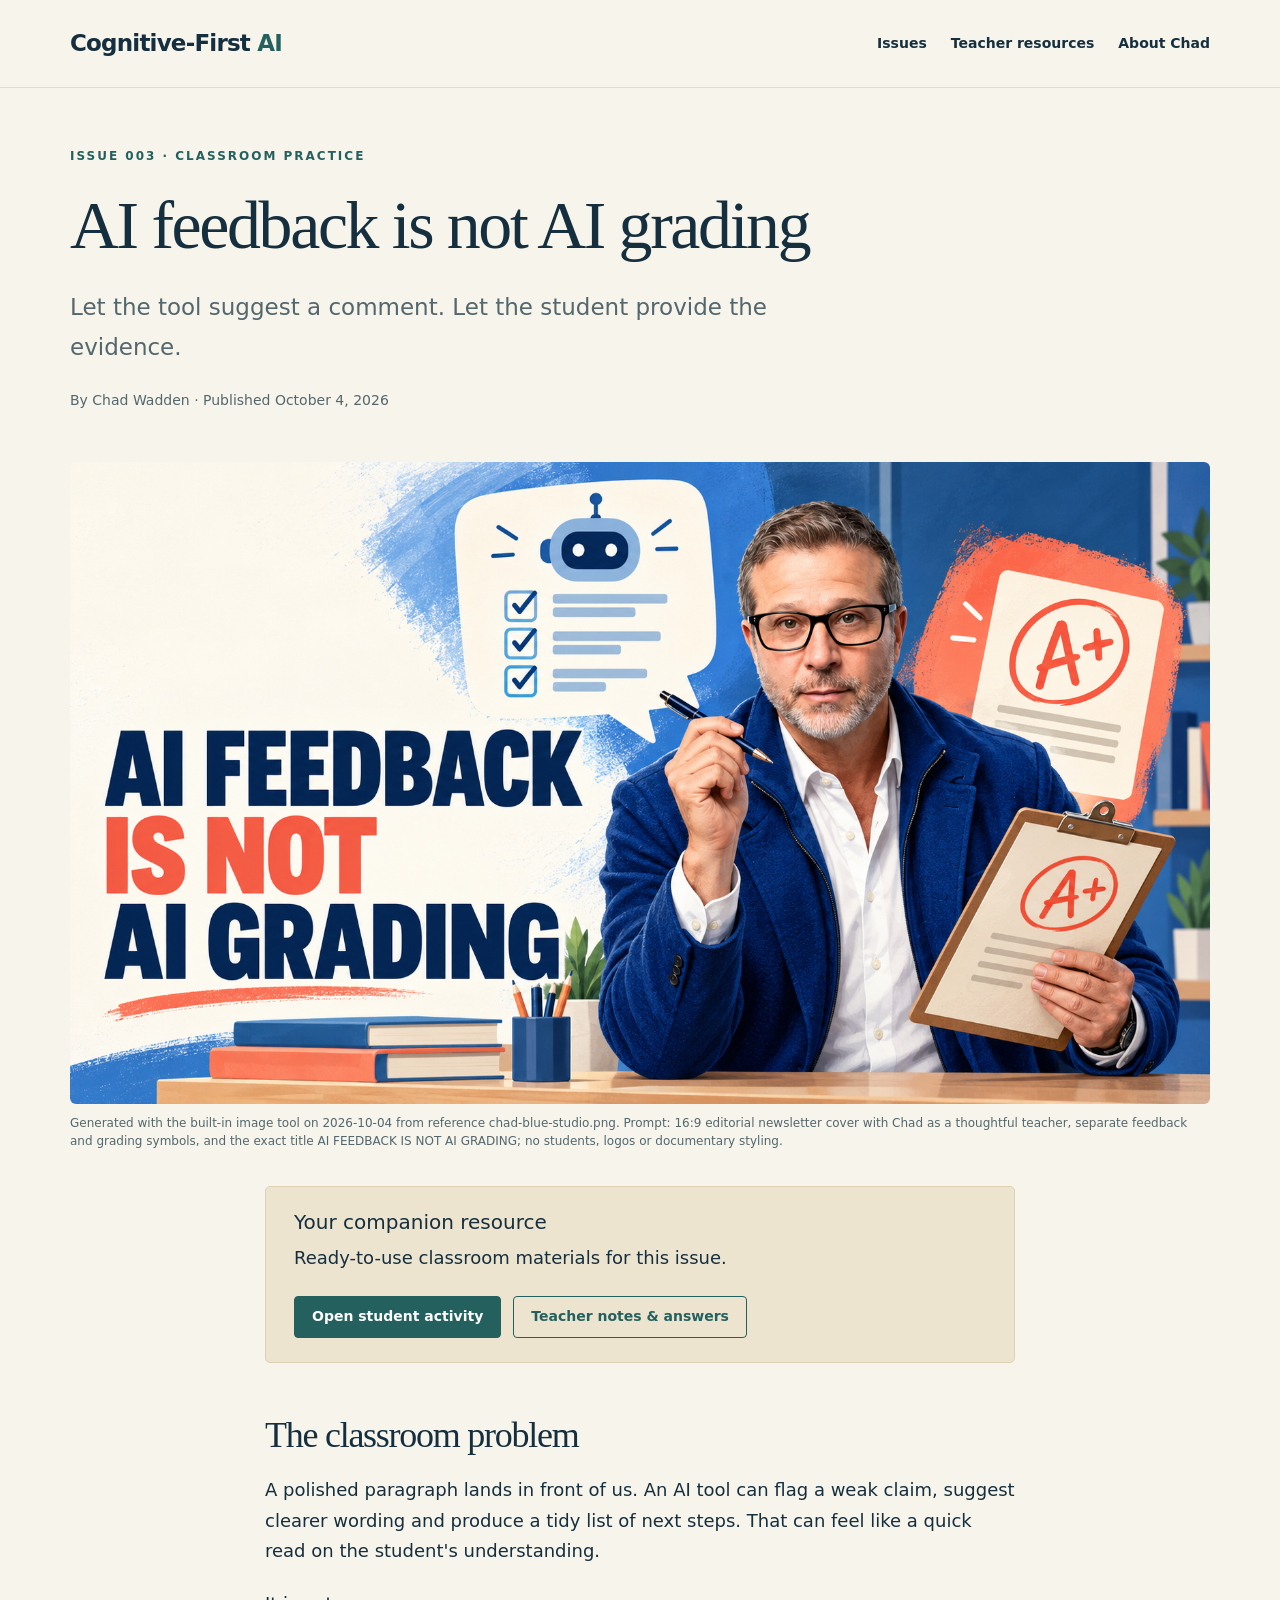
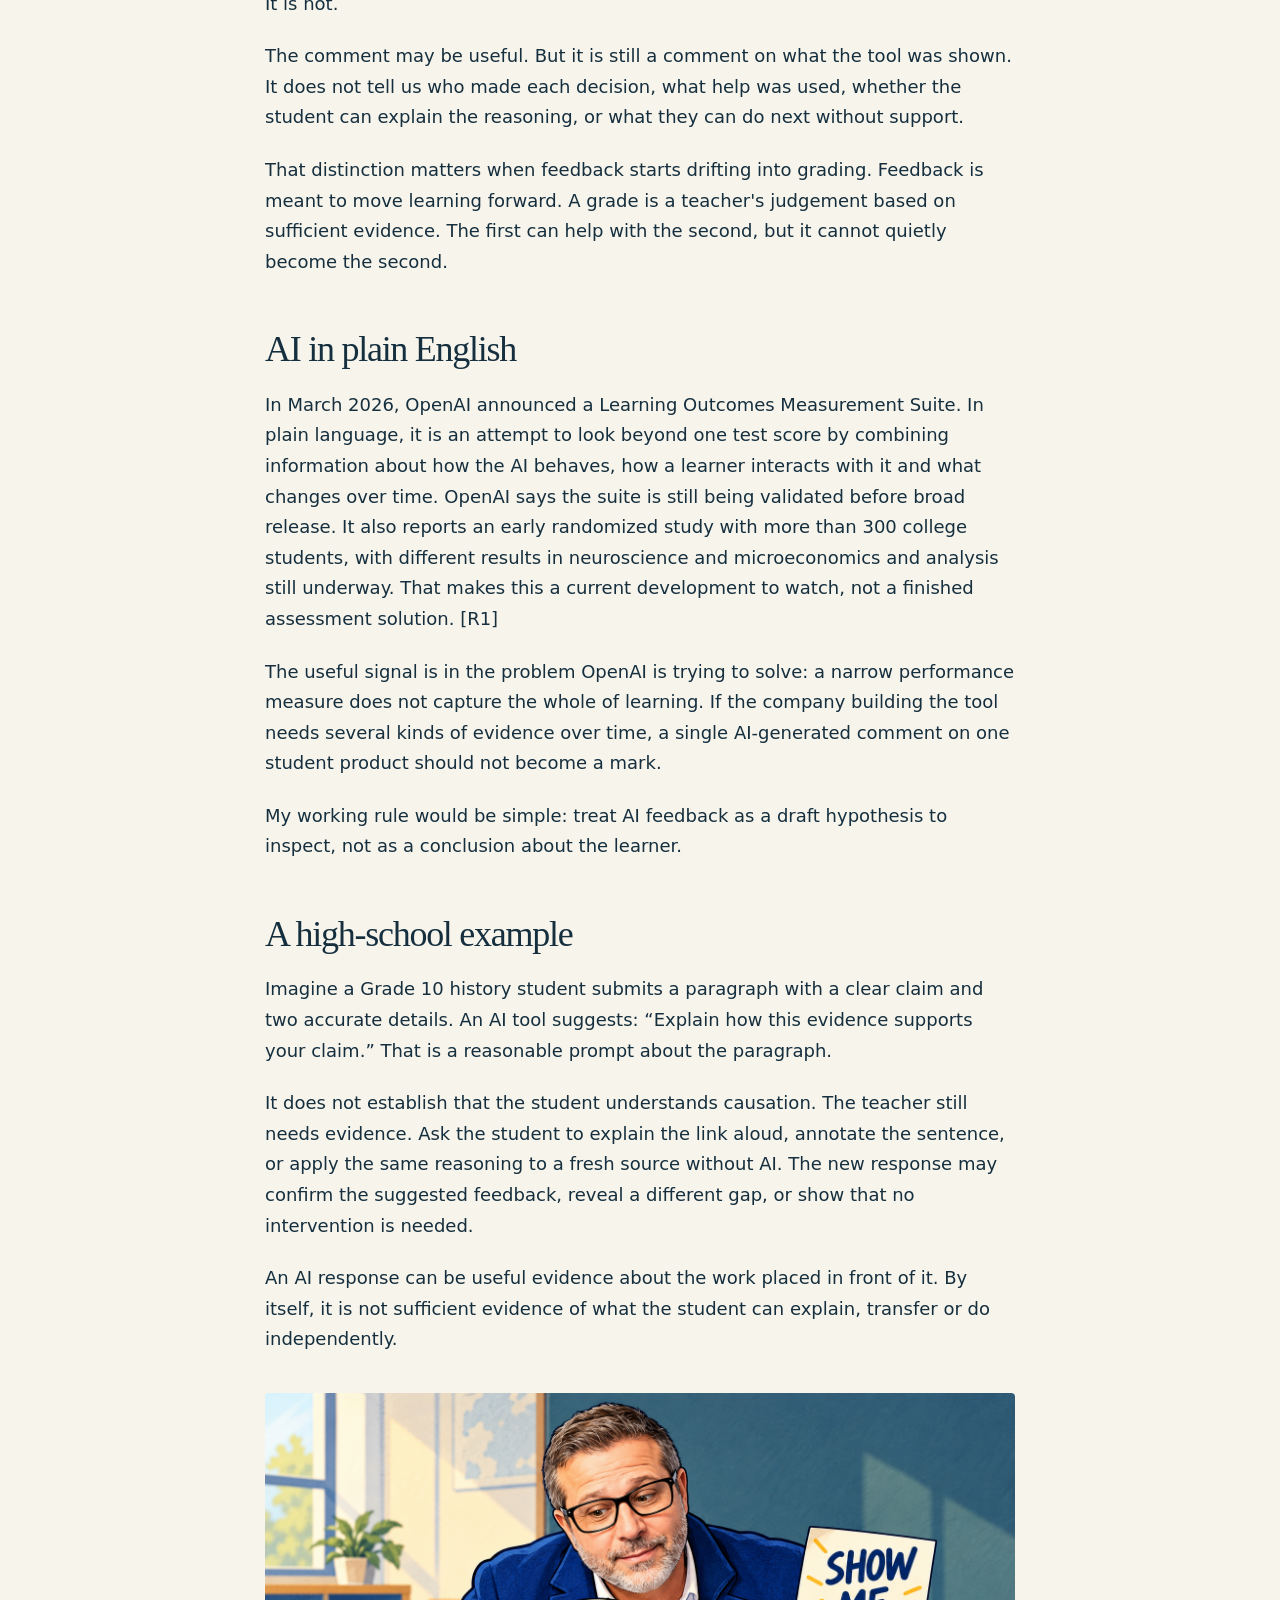
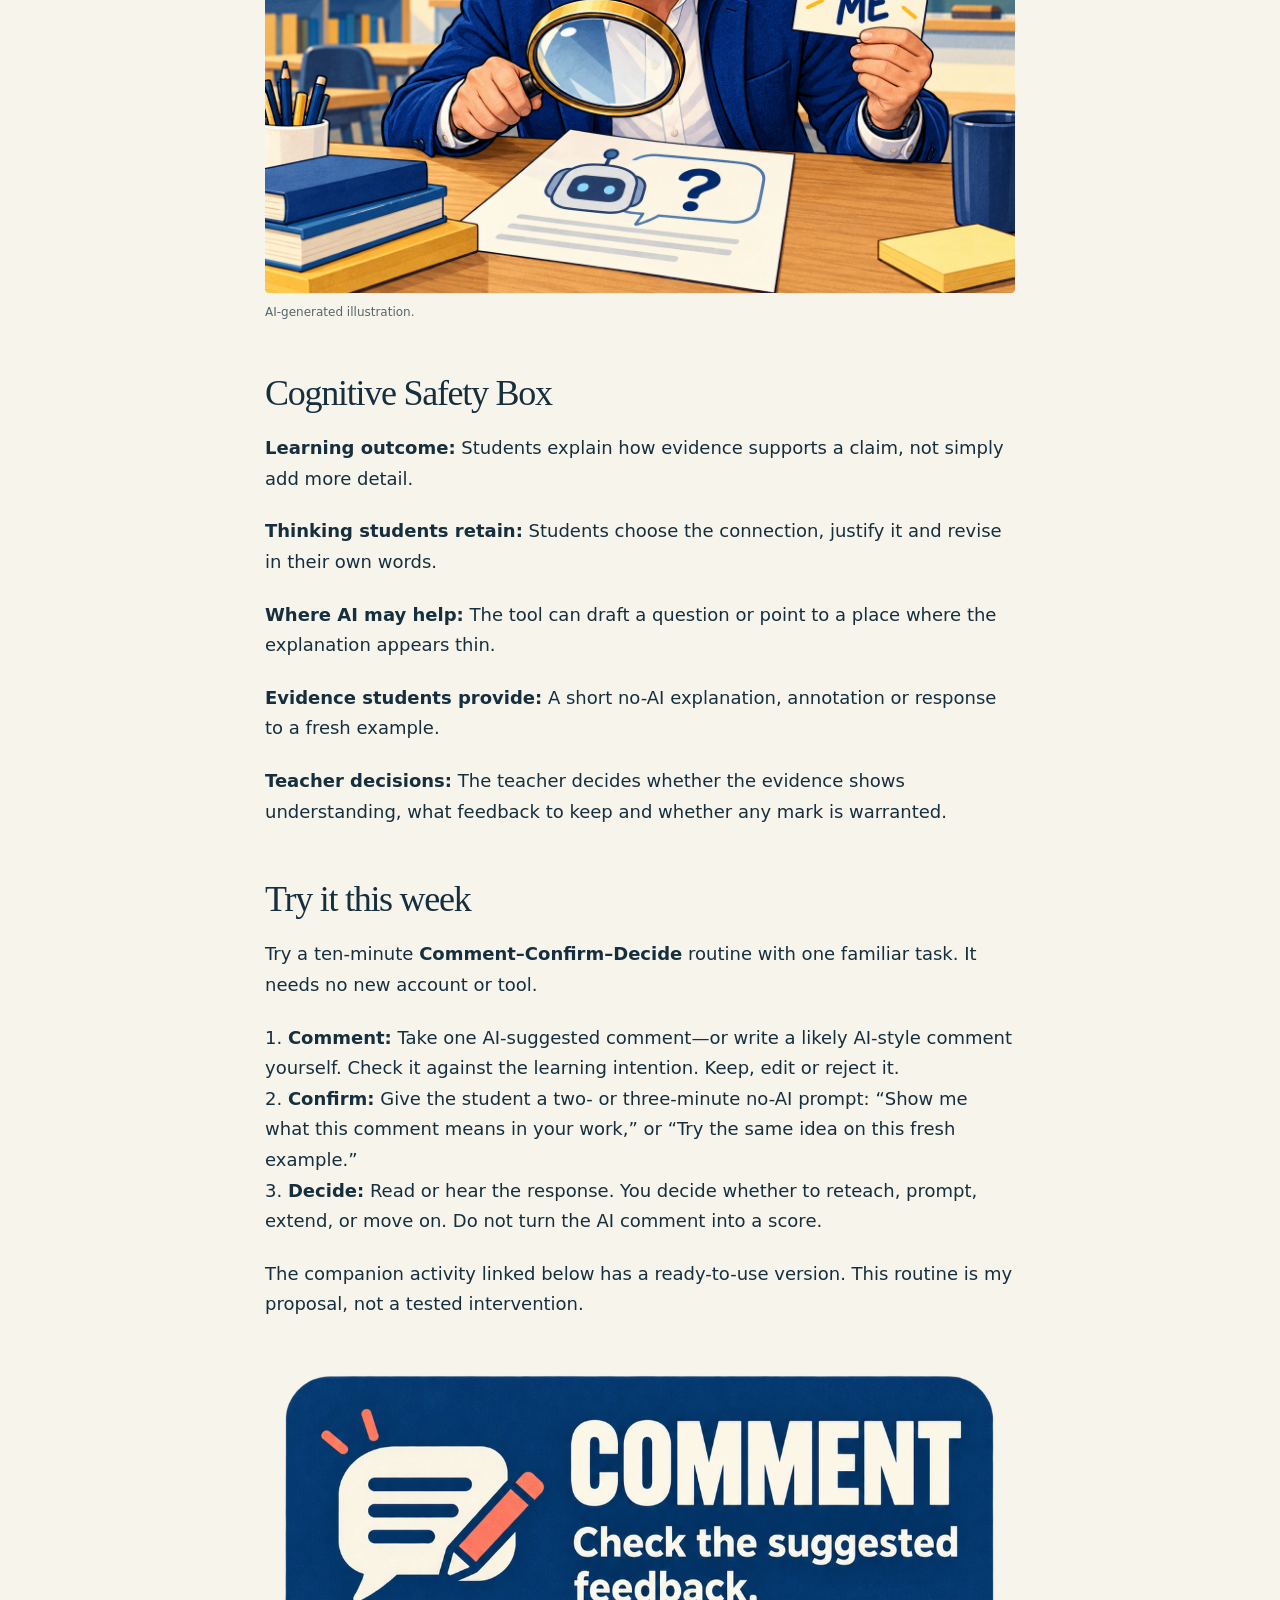
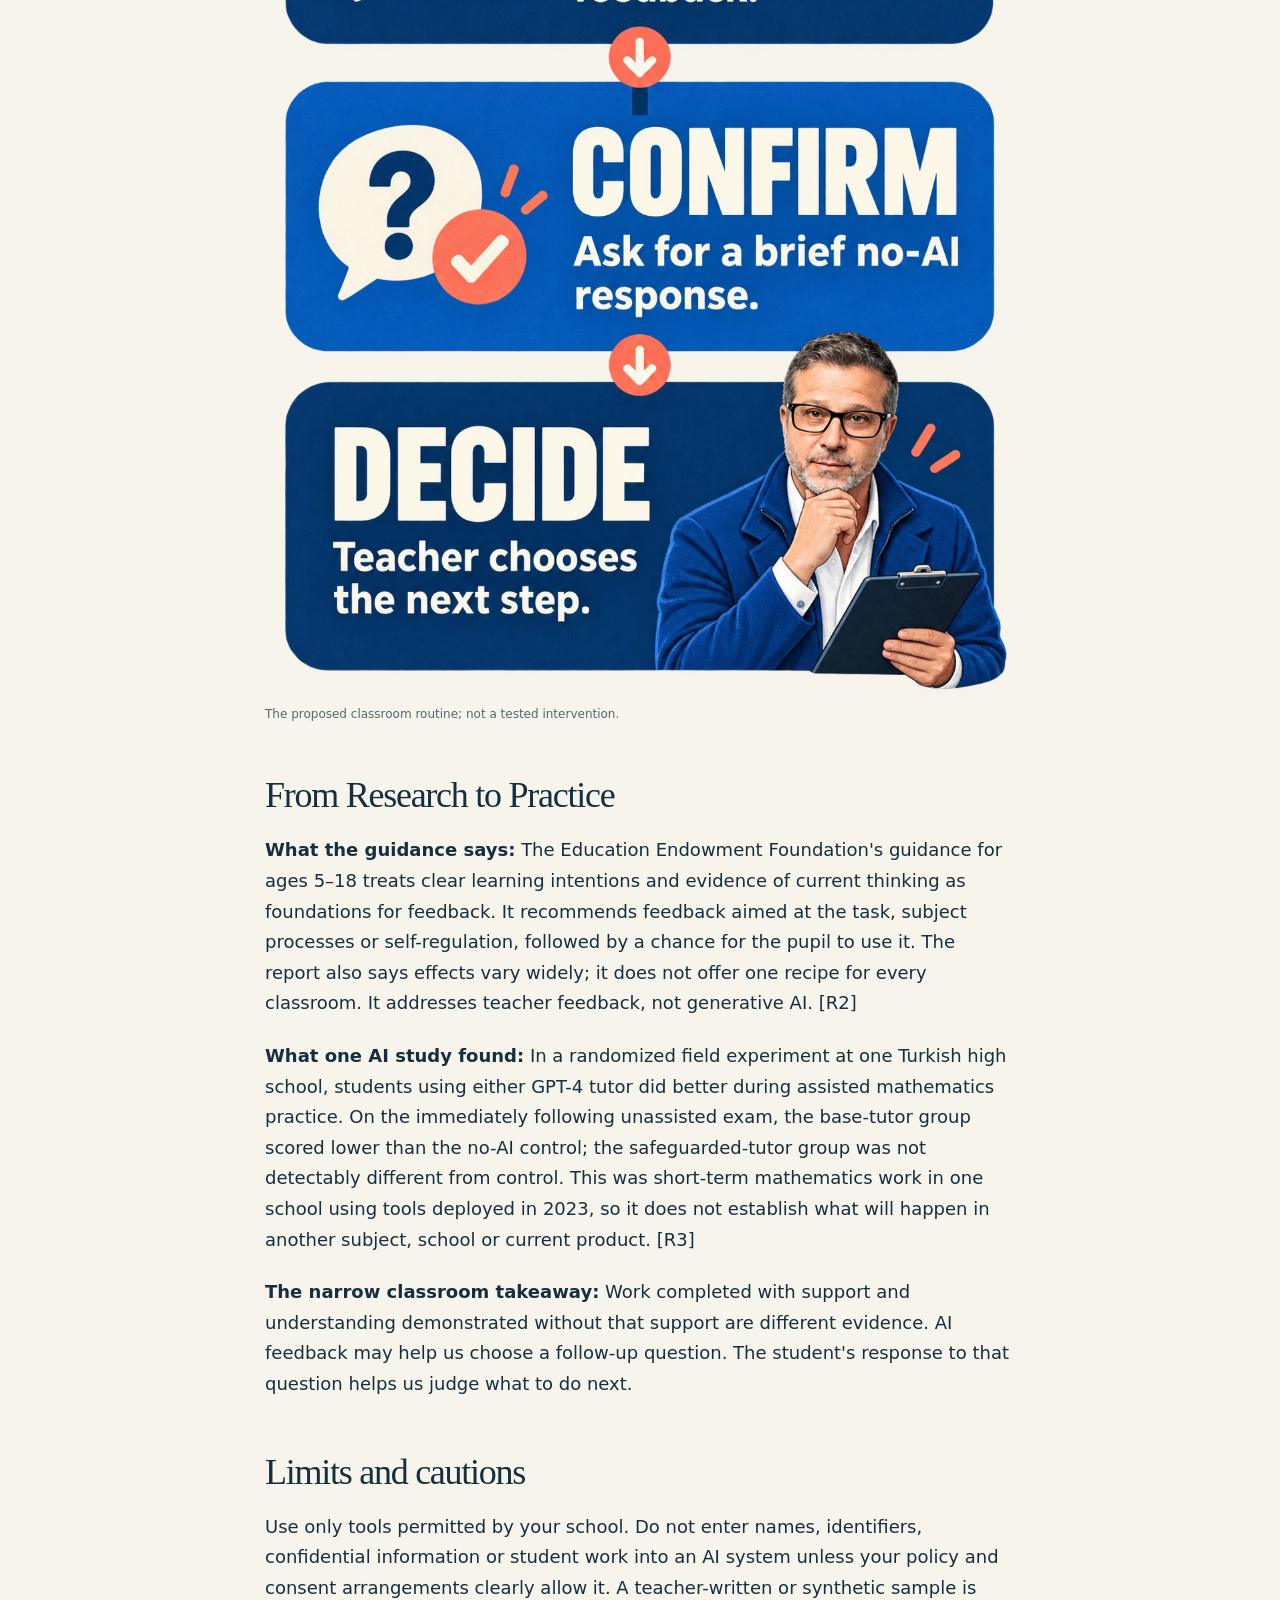
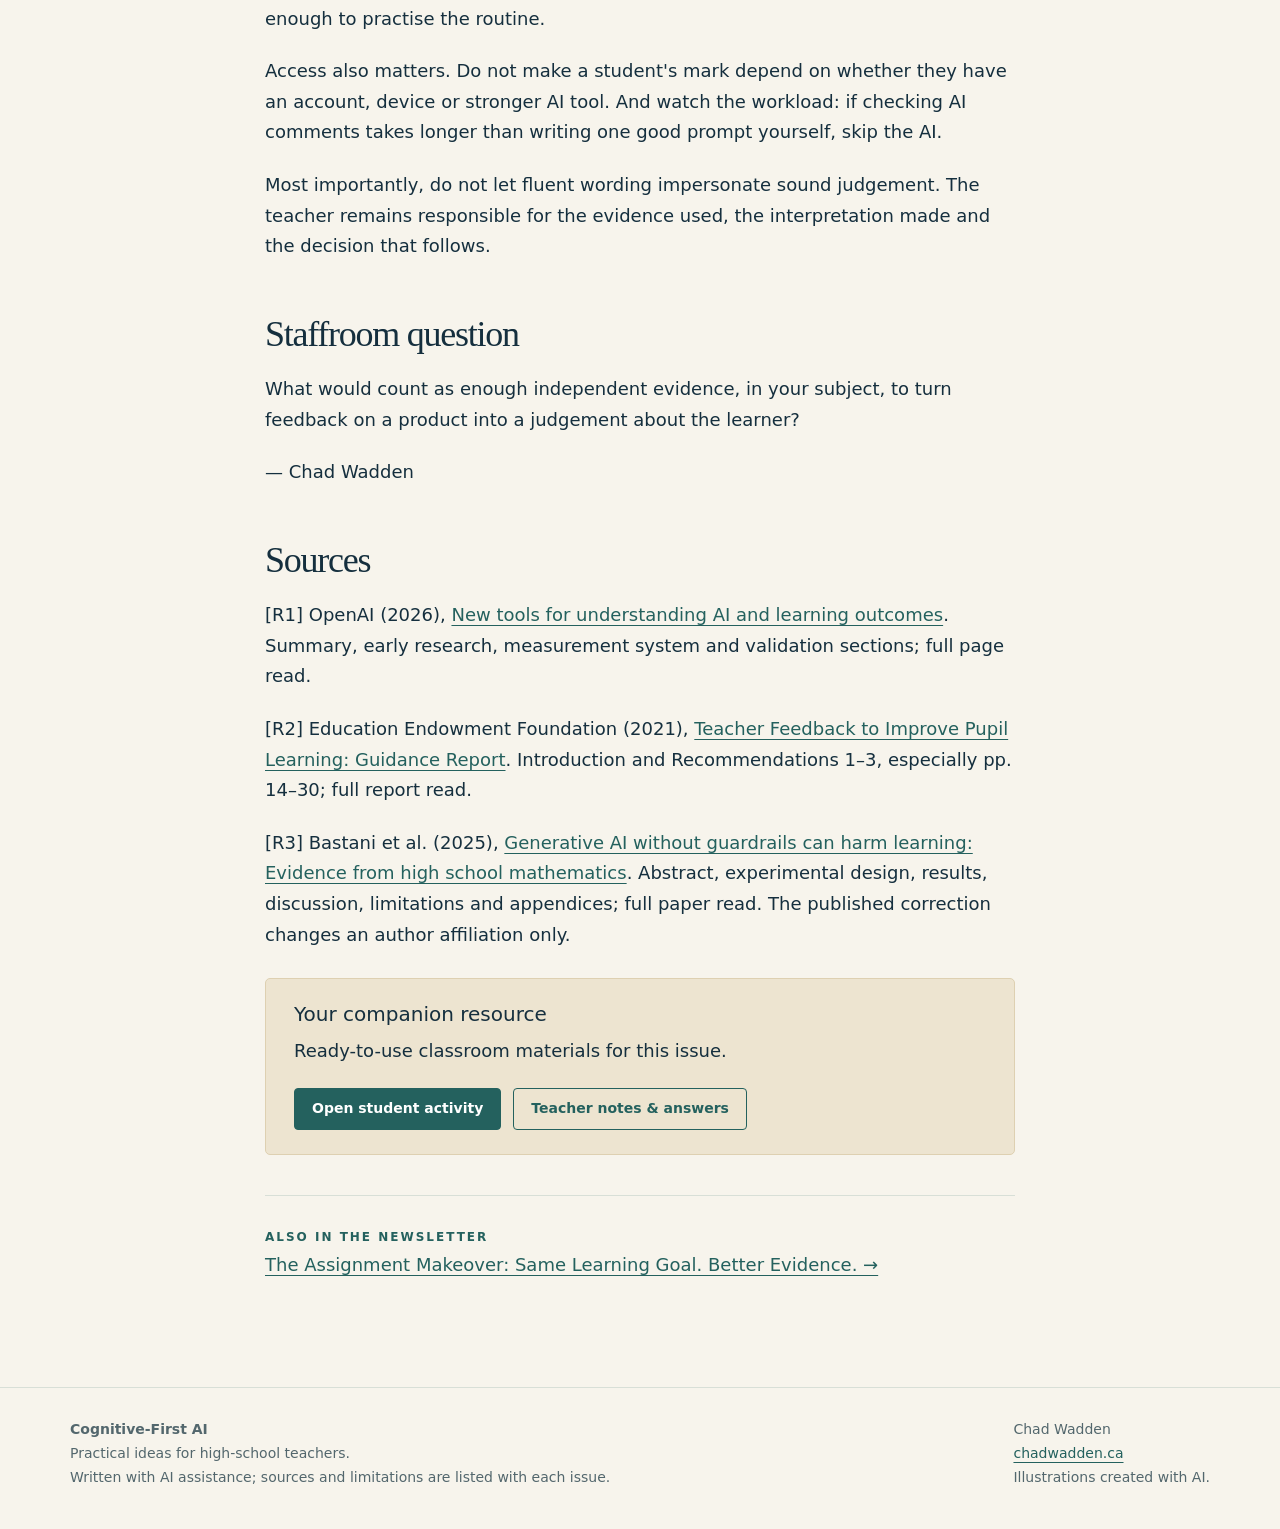
<file: issues/003-ai-feedback-is-not-ai-grading/index.html>
<!doctype html><html lang="en"><head><meta charset="utf-8"><meta name="viewport" content="width=device-width,initial-scale=1"><title>AI feedback is not AI grading | Cognitive-First AI</title><meta name="description" content="Let the tool suggest a comment. Let the student provide the evidence."><link rel="canonical" href="https://ctwadden.github.io/cognitive-first-ai/issues/003-ai-feedback-is-not-ai-grading/"><meta property="og:title" content="AI feedback is not AI grading | Cognitive-First AI"><meta property="og:description" content="Let the tool suggest a comment. Let the student provide the evidence."><meta property="og:type" content="website"><meta property="og:url" content="https://ctwadden.github.io/cognitive-first-ai/issues/003-ai-feedback-is-not-ai-grading/"><meta property="og:image" content="https://ctwadden.github.io/cognitive-first-ai/assets/issue-003-cover.png"><link rel="stylesheet" href="../../assets/style.css"><link rel="icon" href="../../assets/favicon.svg" type="image/svg+xml"></head><body><a class="skip" href="#main">Skip to content</a><header class="masthead"><div class="wrap"><a class="brand" href="../../index.html">Cognitive-First <span>AI</span></a><nav aria-label="Main"><a href="../../index.html#issues">Issues</a><a href="../../index.html#resources">Teacher resources</a><a href="https://chadwadden.ca/">About Chad</a></nav></div></header><main id="main" class="wrap"><header class="article-header"><p class="eyebrow">Issue 003 · Classroom practice</p><h1>AI feedback is not AI grading</h1><p class="dek">Let the tool suggest a comment. Let the student provide the evidence.</p><p class="meta">By Chad Wadden · Published October 4, 2026</p></header><figure class="hero-figure"><img class="hero" src="../../assets/issue-003-cover.png" alt="Illustrated portrait of Chad Wadden between an AI feedback checklist and teacher grading clipboard, beside the title AI Feedback Is Not AI Grading."><figcaption>Generated with the built-in image tool on 2026-10-04 from reference chad-blue-studio.png. Prompt: 16:9 editorial newsletter cover with Chad as a thoughtful teacher, separate feedback and grading symbols, and the exact title AI FEEDBACK IS NOT AI GRADING; no students, logos or documentary styling.</figcaption></figure><article class="reading"><aside class="resource-box"><h2>Your companion resource</h2><p>Ready-to-use classroom materials for this issue.</p><div class="resource-links"><a class="button" href="../../resources/issue-003-activity.html">Open student activity</a><a class="button secondary" href="../../resources/issue-003-notes.html">Teacher notes &amp; answers</a></div></aside><h2>The classroom problem</h2>
<p>A polished paragraph lands in front of us. An AI tool can flag a weak claim, suggest clearer wording and produce a tidy list of next steps. That can feel like a quick read on the student&#x27;s understanding.</p>
<p>It is not.</p>
<p>The comment may be useful. But it is still a comment on what the tool was shown. It does not tell us who made each decision, what help was used, whether the student can explain the reasoning, or what they can do next without support.</p>
<p>That distinction matters when feedback starts drifting into grading. Feedback is meant to move learning forward. A grade is a teacher&#x27;s judgement based on sufficient evidence. The first can help with the second, but it cannot quietly become the second.</p>
<h2>AI in plain English</h2>
<p>In March 2026, OpenAI announced a Learning Outcomes Measurement Suite. In plain language, it is an attempt to look beyond one test score by combining information about how the AI behaves, how a learner interacts with it and what changes over time. OpenAI says the suite is still being validated before broad release. It also reports an early randomized study with more than 300 college students, with different results in neuroscience and microeconomics and analysis still underway. That makes this a current development to watch, not a finished assessment solution. [R1]</p>
<p>The useful signal is in the problem OpenAI is trying to solve: a narrow performance measure does not capture the whole of learning. If the company building the tool needs several kinds of evidence over time, a single AI-generated comment on one student product should not become a mark.</p>
<p>My working rule would be simple: treat AI feedback as a draft hypothesis to inspect, not as a conclusion about the learner.</p>
<h2>A high-school example</h2>
<p>Imagine a Grade 10 history student submits a paragraph with a clear claim and two accurate details. An AI tool suggests: “Explain how this evidence supports your claim.” That is a reasonable prompt about the paragraph.</p>
<p>It does not establish that the student understands causation. The teacher still needs evidence. Ask the student to explain the link aloud, annotate the sentence, or apply the same reasoning to a fresh source without AI. The new response may confirm the suggested feedback, reveal a different gap, or show that no intervention is needed.</p>
<p>An AI response can be useful evidence about the work placed in front of it. By itself, it is not sufficient evidence of what the student can explain, transfer or do independently.</p>
<figure><img loading="lazy" src="../../assets/issue-003-illustration.png" alt="Cartoon of Chad Wadden using a large magnifying glass to inspect an AI comment while holding a card that says Show Me."><figcaption>AI-generated illustration.</figcaption></figure><h2>Cognitive Safety Box</h2>
<p><strong>Learning outcome:</strong> Students explain how evidence supports a claim, not simply add more detail.</p>
<p><strong>Thinking students retain:</strong> Students choose the connection, justify it and revise in their own words.</p>
<p><strong>Where AI may help:</strong> The tool can draft a question or point to a place where the explanation appears thin.</p>
<p><strong>Evidence students provide:</strong> A short no-AI explanation, annotation or response to a fresh example.</p>
<p><strong>Teacher decisions:</strong> The teacher decides whether the evidence shows understanding, what feedback to keep and whether any mark is warranted.</p>
<h2>Try it this week</h2>
<p>Try a ten-minute <strong>Comment–Confirm–Decide</strong> routine with one familiar task. It needs no new account or tool.</p>
<p>1. <strong>Comment:</strong> Take one AI-suggested comment—or write a likely AI-style comment yourself. Check it against the learning intention. Keep, edit or reject it.<br>2. <strong>Confirm:</strong> Give the student a two- or three-minute no-AI prompt: “Show me what this comment means in your work,” or “Try the same idea on this fresh example.”<br>3. <strong>Decide:</strong> Read or hear the response. You decide whether to reteach, prompt, extend, or move on. Do not turn the AI comment into a score.</p>
<p>The companion activity linked below has a ready-to-use version. This routine is my proposal, not a tested intervention.</p>
<figure><img loading="lazy" src="../../assets/issue-003-infographic.png" alt="Three-step routine: COMMENT — Check the suggested feedback. CONFIRM — Ask for a brief no-AI response. DECIDE — Teacher chooses the next step."><figcaption>The proposed classroom routine; not a tested intervention.</figcaption></figure><h2>From Research to Practice</h2>
<p><strong>What the guidance says:</strong> The Education Endowment Foundation&#x27;s guidance for ages 5–18 treats clear learning intentions and evidence of current thinking as foundations for feedback. It recommends feedback aimed at the task, subject processes or self-regulation, followed by a chance for the pupil to use it. The report also says effects vary widely; it does not offer one recipe for every classroom. It addresses teacher feedback, not generative AI. [R2]</p>
<p><strong>What one AI study found:</strong> In a randomized field experiment at one Turkish high school, students using either GPT-4 tutor did better during assisted mathematics practice. On the immediately following unassisted exam, the base-tutor group scored lower than the no-AI control; the safeguarded-tutor group was not detectably different from control. This was short-term mathematics work in one school using tools deployed in 2023, so it does not establish what will happen in another subject, school or current product. [R3]</p>
<p><strong>The narrow classroom takeaway:</strong> Work completed with support and understanding demonstrated without that support are different evidence. AI feedback may help us choose a follow-up question. The student&#x27;s response to that question helps us judge what to do next.</p>
<h2>Limits and cautions</h2>
<p>Use only tools permitted by your school. Do not enter names, identifiers, confidential information or student work into an AI system unless your policy and consent arrangements clearly allow it. A teacher-written or synthetic sample is enough to practise the routine.</p>
<p>Access also matters. Do not make a student&#x27;s mark depend on whether they have an account, device or stronger AI tool. And watch the workload: if checking AI comments takes longer than writing one good prompt yourself, skip the AI.</p>
<p>Most importantly, do not let fluent wording impersonate sound judgement. The teacher remains responsible for the evidence used, the interpretation made and the decision that follows.</p>
<h2>Staffroom question</h2>
<p>What would count as enough independent evidence, in your subject, to turn feedback on a product into a judgement about the learner?</p>
<p>— Chad Wadden</p>
<h2>Sources</h2>
<p>[R1] OpenAI (2026), <a href="https://openai.com/index/understanding-ai-and-learning-outcomes/">New tools for understanding AI and learning outcomes</a>. Summary, early research, measurement system and validation sections; full page read.</p>
<p>[R2] Education Endowment Foundation (2021), <a href="https://d2tic4wvo1iusb.cloudfront.net/production/eef-guidance-reports/feedback/Teacher_Feedback_to_Improve_Pupil_Learning.pdf">Teacher Feedback to Improve Pupil Learning: Guidance Report</a>. Introduction and Recommendations 1–3, especially pp. 14–30; full report read.</p>
<p>[R3] Bastani et al. (2025), <a href="https://doi.org/10.1073/pnas.2422633122">Generative AI without guardrails can harm learning: Evidence from high school mathematics</a>. Abstract, experimental design, results, discussion, limitations and appendices; full paper read. The published correction changes an author affiliation only.</p><aside class="resource-box"><h2>Your companion resource</h2><p>Ready-to-use classroom materials for this issue.</p><div class="resource-links"><a class="button" href="../../resources/issue-003-activity.html">Open student activity</a><a class="button secondary" href="../../resources/issue-003-notes.html">Teacher notes &amp; answers</a></div></aside><div class="next"><span class="eyebrow">Also in the newsletter</span><p><a href="../002-the-assignment-makeover/">The Assignment Makeover: Same Learning Goal. Better Evidence. →</a></p></div></article></main><footer class="footer"><div class="wrap"><p><strong>Cognitive-First AI</strong><br>Practical ideas for high-school teachers.<br>Written with AI assistance; sources and limitations are listed with each issue.</p><p>Chad Wadden<br><a href="https://chadwadden.ca/">chadwadden.ca</a><br>Illustrations created with AI.</p></div></footer></body></html>
</file>
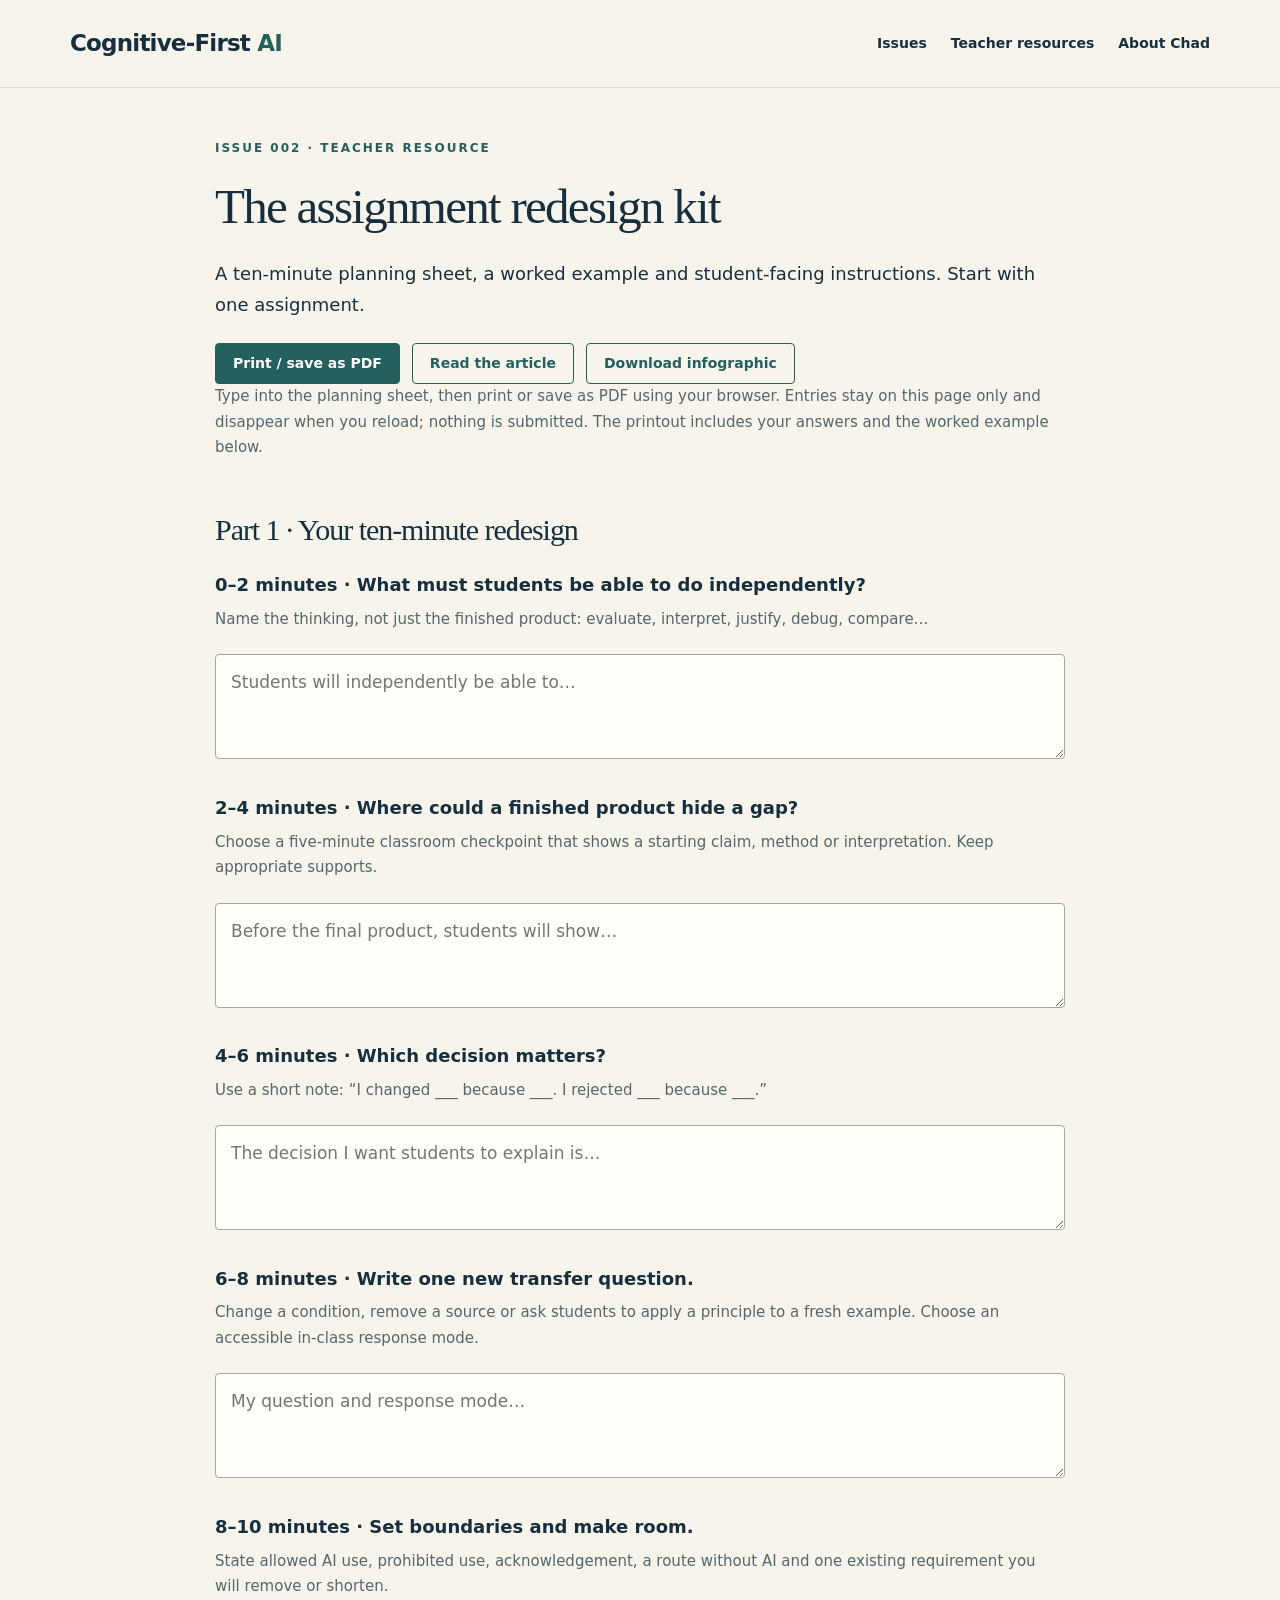
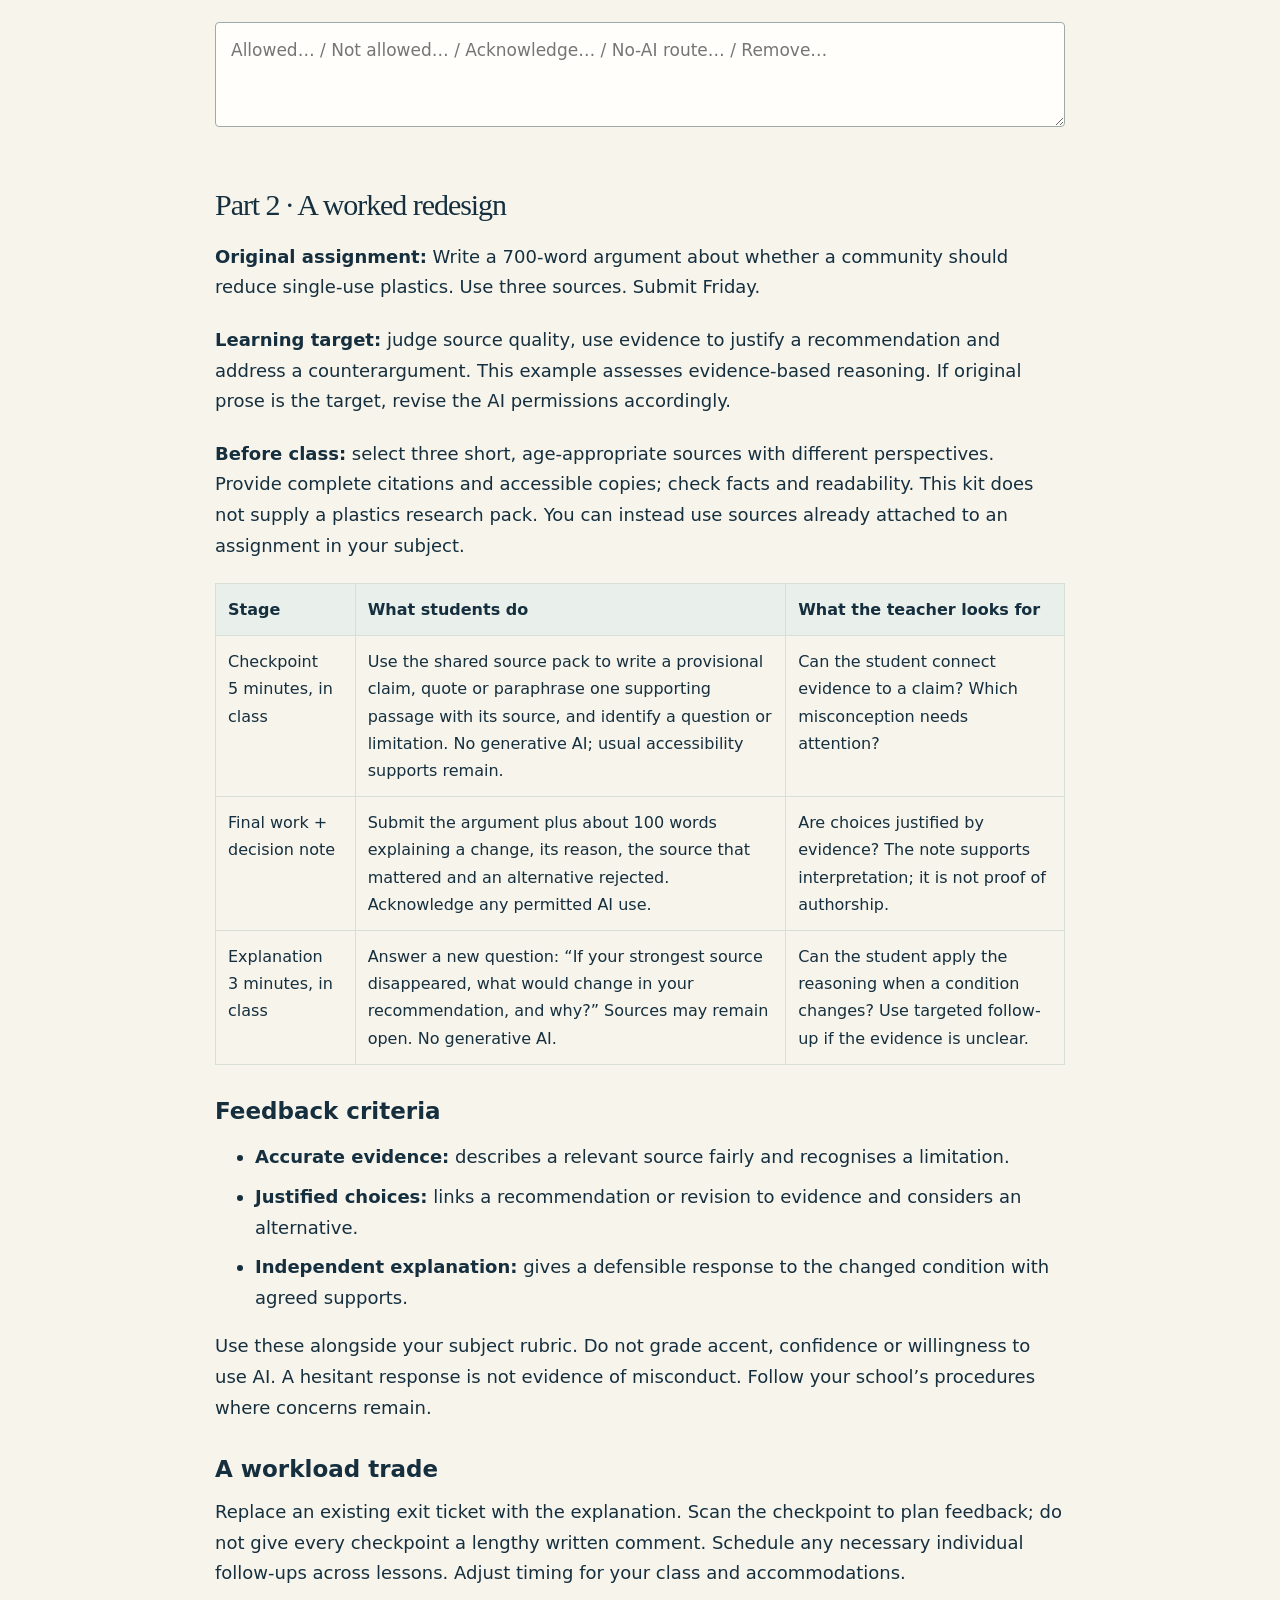
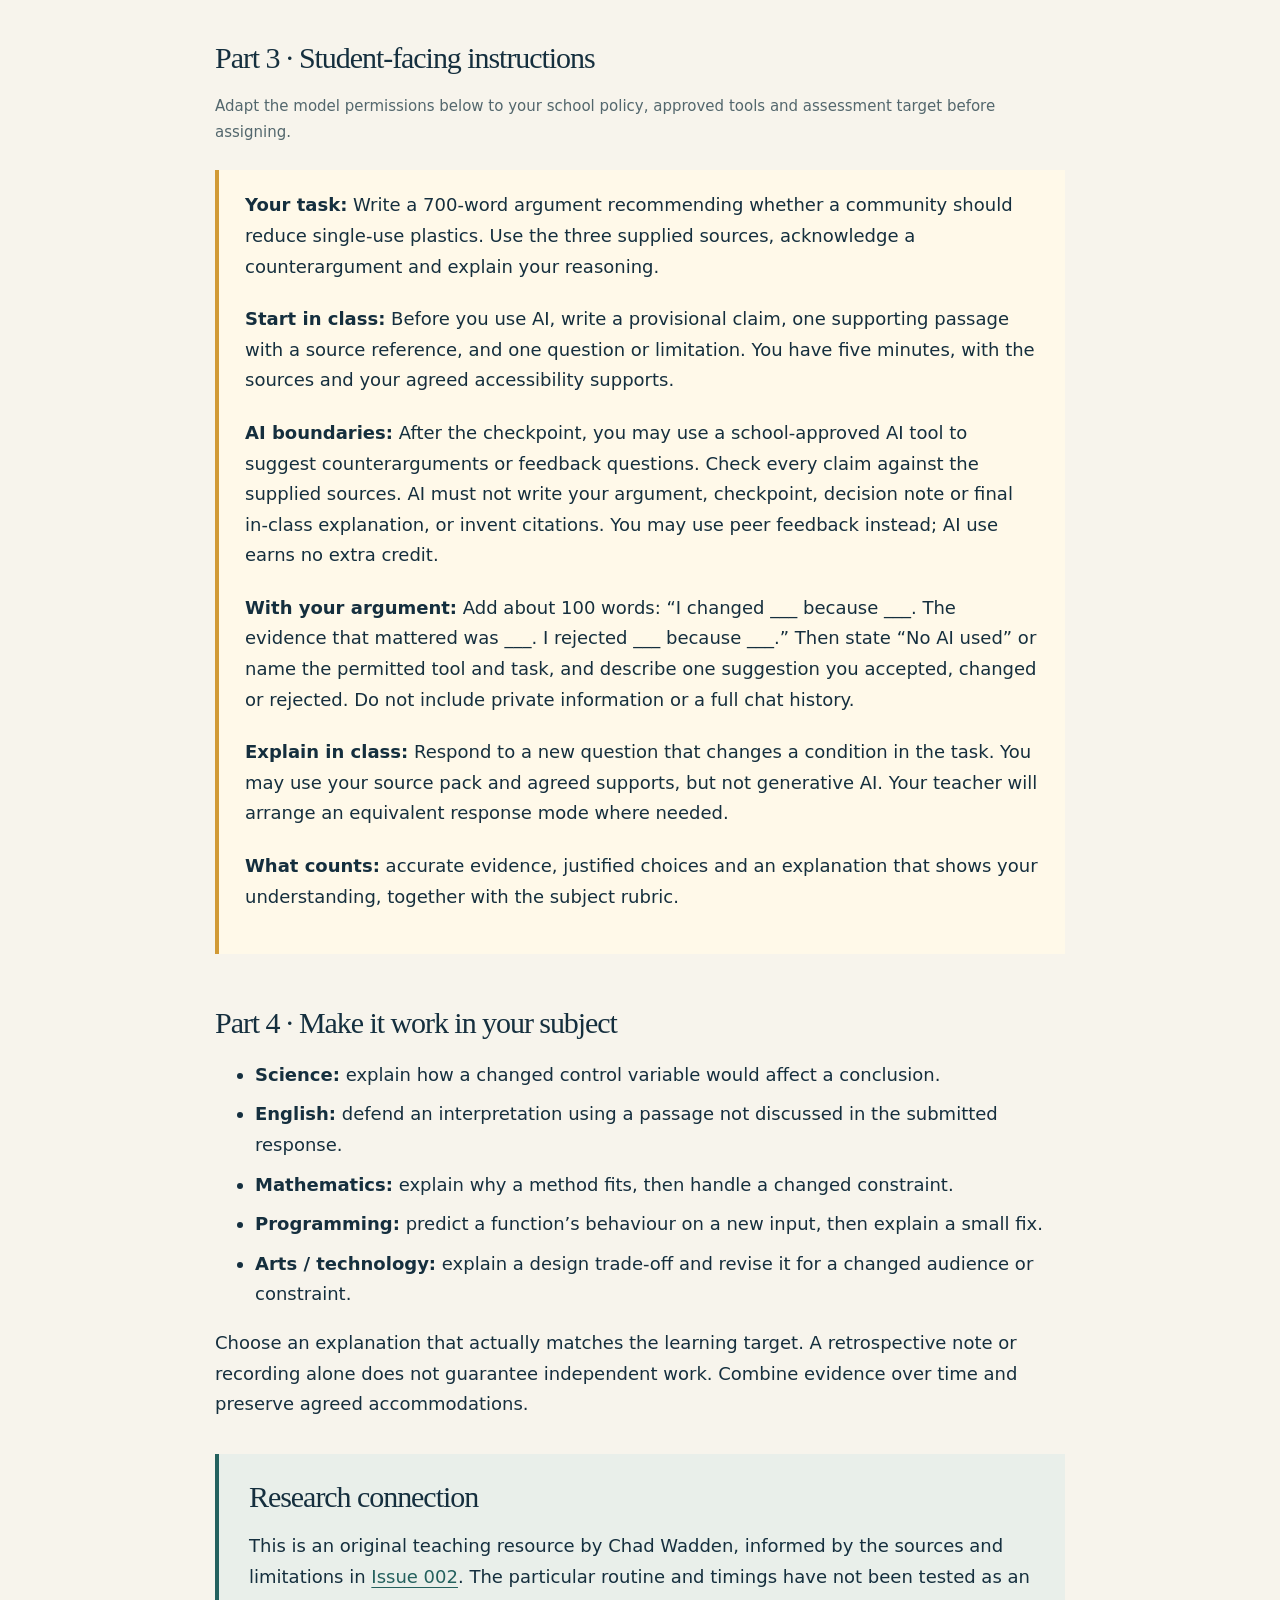
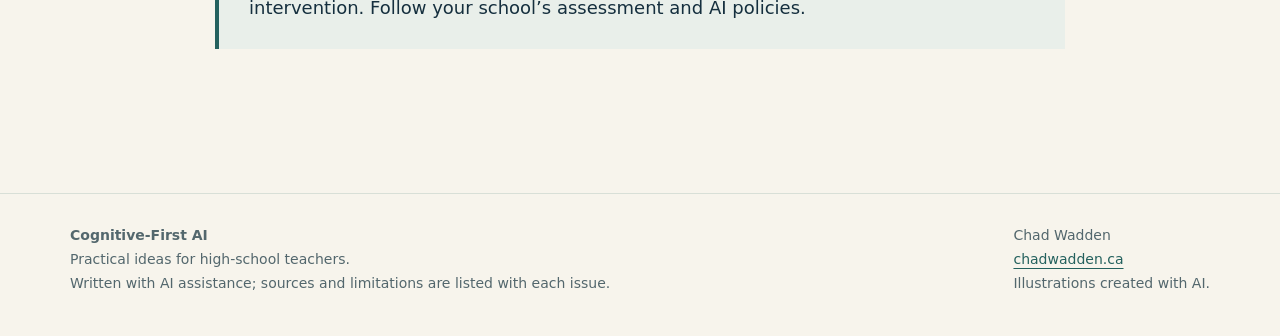
<file: resources/assignment-redesign-kit.html>
<!doctype html><html lang="en"><head><meta charset="utf-8"><meta name="viewport" content="width=device-width,initial-scale=1"><title>The assignment redesign kit | Cognitive-First AI</title><meta name="description" content="A printable teacher planning sheet, worked example and student-facing instructions."><link rel="canonical" href="https://ctwadden.github.io/cognitive-first-ai/resources/assignment-redesign-kit.html"><meta property="og:title" content="The assignment redesign kit | Cognitive-First AI"><meta property="og:description" content="A printable teacher planning sheet, worked example and student-facing instructions."><meta property="og:type" content="website"><meta property="og:url" content="https://ctwadden.github.io/cognitive-first-ai/resources/assignment-redesign-kit.html"><link rel="stylesheet" href="../assets/style.css"><link rel="icon" href="../assets/favicon.svg" type="image/svg+xml"></head><body><a class="skip" href="#main">Skip to content</a><header class="masthead"><div class="wrap"><a class="brand" href="../index.html">Cognitive-First <span>AI</span></a><nav aria-label="Main"><a href="../index.html#issues">Issues</a><a href="../index.html#resources">Teacher resources</a><a href="https://chadwadden.ca/">About Chad</a></nav></div></header><main id="main" class="wrap"><div class="resource-page"><p class="eyebrow">Issue 002 · Teacher resource</p><h1>The assignment redesign kit</h1>
<p class="lead">A ten-minute planning sheet, a worked example and student-facing instructions. Start with one assignment.</p>
<div class="no-print resource-links"><button type="button" onclick="window.print()">Print / save as PDF</button><a class="button secondary" href="../issues/002-the-assignment-makeover/">Read the article</a><a class="button secondary" href="../assets/issue-002-makeover-infographic.png" download>Download infographic</a></div>
<p class="hint no-print">Type into the planning sheet, then print or save as PDF using your browser. Entries stay on this page only and disappear when you reload; nothing is submitted. The printout includes your answers and the worked example below.</p>
<h2>Part 1 · Your ten-minute redesign</h2>
<label for="target">0–2 minutes · What must students be able to do independently?</label><p class="hint">Name the thinking, not just the finished product: evaluate, interpret, justify, debug, compare…</p><textarea id="target" placeholder="Students will independently be able to…"></textarea>
<label for="checkpoint">2–4 minutes · Where could a finished product hide a gap?</label><p class="hint">Choose a five-minute classroom checkpoint that shows a starting claim, method or interpretation. Keep appropriate supports.</p><textarea id="checkpoint" placeholder="Before the final product, students will show…"></textarea>
<label for="decision">4–6 minutes · Which decision matters?</label><p class="hint">Use a short note: “I changed ___ because ___. I rejected ___ because ___.”</p><textarea id="decision" placeholder="The decision I want students to explain is…"></textarea>
<label for="explanation">6–8 minutes · Write one new transfer question.</label><p class="hint">Change a condition, remove a source or ask students to apply a principle to a fresh example. Choose an accessible in-class response mode.</p><textarea id="explanation" placeholder="My question and response mode…"></textarea>
<label for="boundaries">8–10 minutes · Set boundaries and make room.</label><p class="hint">State allowed AI use, prohibited use, acknowledgement, a route without AI and one existing requirement you will remove or shorten.</p><textarea id="boundaries" placeholder="Allowed… / Not allowed… / Acknowledge… / No-AI route… / Remove…"></textarea>
<h2 class="print-break">Part 2 · A worked redesign</h2>
<p><strong>Original assignment:</strong> Write a 700-word argument about whether a community should reduce single-use plastics. Use three sources. Submit Friday.</p>
<p><strong>Learning target:</strong> judge source quality, use evidence to justify a recommendation and address a counterargument. This example assesses evidence-based reasoning. If original prose is the target, revise the AI permissions accordingly.</p>
<p><strong>Before class:</strong> select three short, age-appropriate sources with different perspectives. Provide complete citations and accessible copies; check facts and readability. This kit does not supply a plastics research pack. You can instead use sources already attached to an assignment in your subject.</p>
<table><thead><tr><th>Stage</th><th>What students do</th><th>What the teacher looks for</th></tr></thead><tbody>
<tr><td>Checkpoint<br>5 minutes, in class</td><td>Use the shared source pack to write a provisional claim, quote or paraphrase one supporting passage with its source, and identify a question or limitation. No generative AI; usual accessibility supports remain.</td><td>Can the student connect evidence to a claim? Which misconception needs attention?</td></tr>
<tr><td>Final work + decision note</td><td>Submit the argument plus about 100 words explaining a change, its reason, the source that mattered and an alternative rejected. Acknowledge any permitted AI use.</td><td>Are choices justified by evidence? The note supports interpretation; it is not proof of authorship.</td></tr>
<tr><td>Explanation<br>3 minutes, in class</td><td>Answer a new question: “If your strongest source disappeared, what would change in your recommendation, and why?” Sources may remain open. No generative AI.</td><td>Can the student apply the reasoning when a condition changes? Use targeted follow-up if the evidence is unclear.</td></tr>
</tbody></table>
<h3>Feedback criteria</h3><ul><li><strong>Accurate evidence:</strong> describes a relevant source fairly and recognises a limitation.</li><li><strong>Justified choices:</strong> links a recommendation or revision to evidence and considers an alternative.</li><li><strong>Independent explanation:</strong> gives a defensible response to the changed condition with agreed supports.</li></ul>
<p>Use these alongside your subject rubric. Do not grade accent, confidence or willingness to use AI. A hesitant response is not evidence of misconduct. Follow your school’s procedures where concerns remain.</p>
<h3>A workload trade</h3><p>Replace an existing exit ticket with the explanation. Scan the checkpoint to plan feedback; do not give every checkpoint a lengthy written comment. Schedule any necessary individual follow-ups across lessons. Adjust timing for your class and accommodations.</p>
<h2 class="print-break">Part 3 · Student-facing instructions</h2>
<p class="hint">Adapt the model permissions below to your school policy, approved tools and assessment target before assigning.</p>
<blockquote><p><strong>Your task:</strong> Write a 700-word argument recommending whether a community should reduce single-use plastics. Use the three supplied sources, acknowledge a counterargument and explain your reasoning.</p>
<p><strong>Start in class:</strong> Before you use AI, write a provisional claim, one supporting passage with a source reference, and one question or limitation. You have five minutes, with the sources and your agreed accessibility supports.</p>
<p><strong>AI boundaries:</strong> After the checkpoint, you may use a school-approved AI tool to suggest counterarguments or feedback questions. Check every claim against the supplied sources. AI must not write your argument, checkpoint, decision note or final in-class explanation, or invent citations. You may use peer feedback instead; AI use earns no extra credit.</p>
<p><strong>With your argument:</strong> Add about 100 words: “I changed ___ because ___. The evidence that mattered was ___. I rejected ___ because ___.” Then state “No AI used” or name the permitted tool and task, and describe one suggestion you accepted, changed or rejected. Do not include private information or a full chat history.</p>
<p><strong>Explain in class:</strong> Respond to a new question that changes a condition in the task. You may use your source pack and agreed supports, but not generative AI. Your teacher will arrange an equivalent response mode where needed.</p>
<p><strong>What counts:</strong> accurate evidence, justified choices and an explanation that shows your understanding, together with the subject rubric.</p></blockquote>
<h2>Part 4 · Make it work in your subject</h2>
<ul><li><strong>Science:</strong> explain how a changed control variable would affect a conclusion.</li><li><strong>English:</strong> defend an interpretation using a passage not discussed in the submitted response.</li><li><strong>Mathematics:</strong> explain why a method fits, then handle a changed constraint.</li><li><strong>Programming:</strong> predict a function’s behaviour on a new input, then explain a small fix.</li><li><strong>Arts / technology:</strong> explain a design trade-off and revise it for a changed audience or constraint.</li></ul>
<p>Choose an explanation that actually matches the learning target. A retrospective note or recording alone does not guarantee independent work. Combine evidence over time and preserve agreed accommodations.</p>
<aside class="callout"><h2>Research connection</h2><p>This is an original teaching resource by Chad Wadden, informed by the sources and limitations in <a href="../issues/002-the-assignment-makeover/#source-heading">Issue 002</a>. The particular routine and timings have not been tested as an intervention. Follow your school’s assessment and AI policies.</p></aside>
</div></main><footer class="footer"><div class="wrap"><p><strong>Cognitive-First AI</strong><br>Practical ideas for high-school teachers.<br>Written with AI assistance; sources and limitations are listed with each issue.</p><p>Chad Wadden<br><a href="https://chadwadden.ca/">chadwadden.ca</a><br>Illustrations created with AI.</p></div></footer><script src="../assets/planner.js"></script></body></html>
</file>
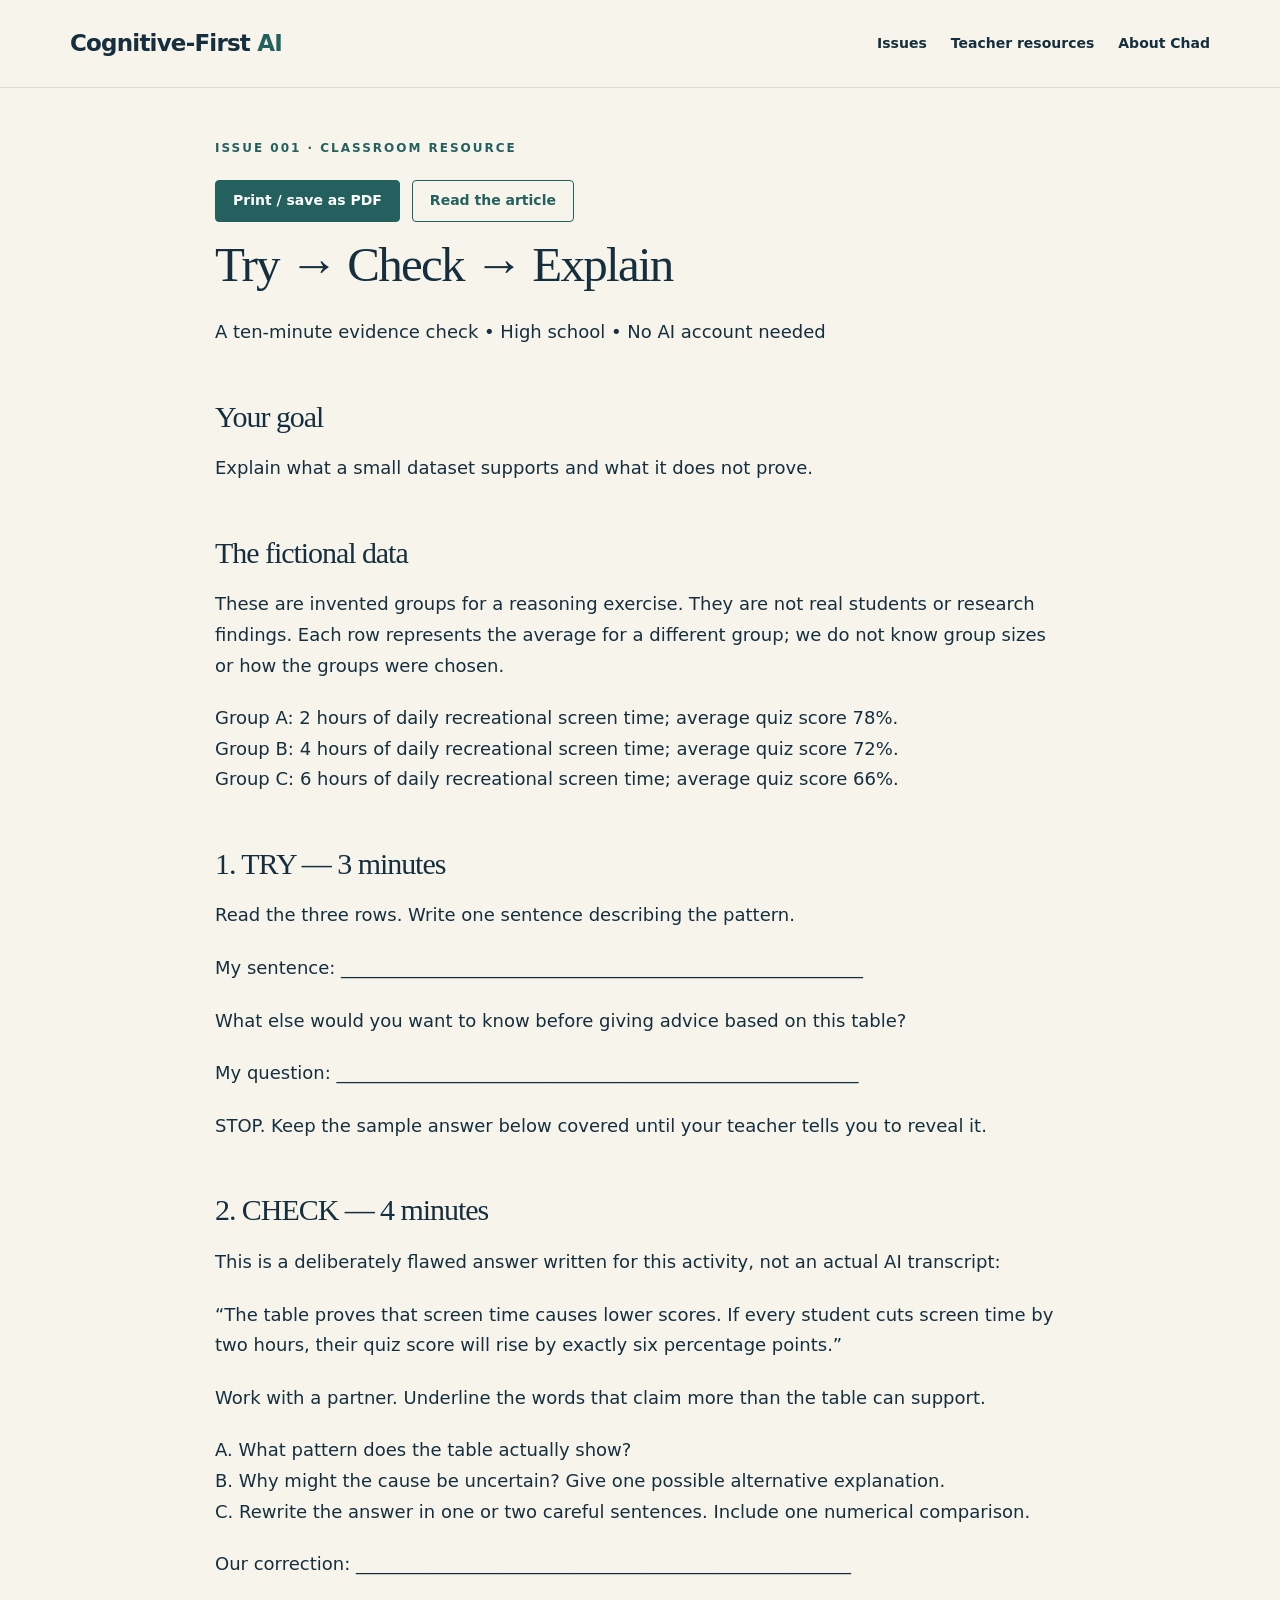
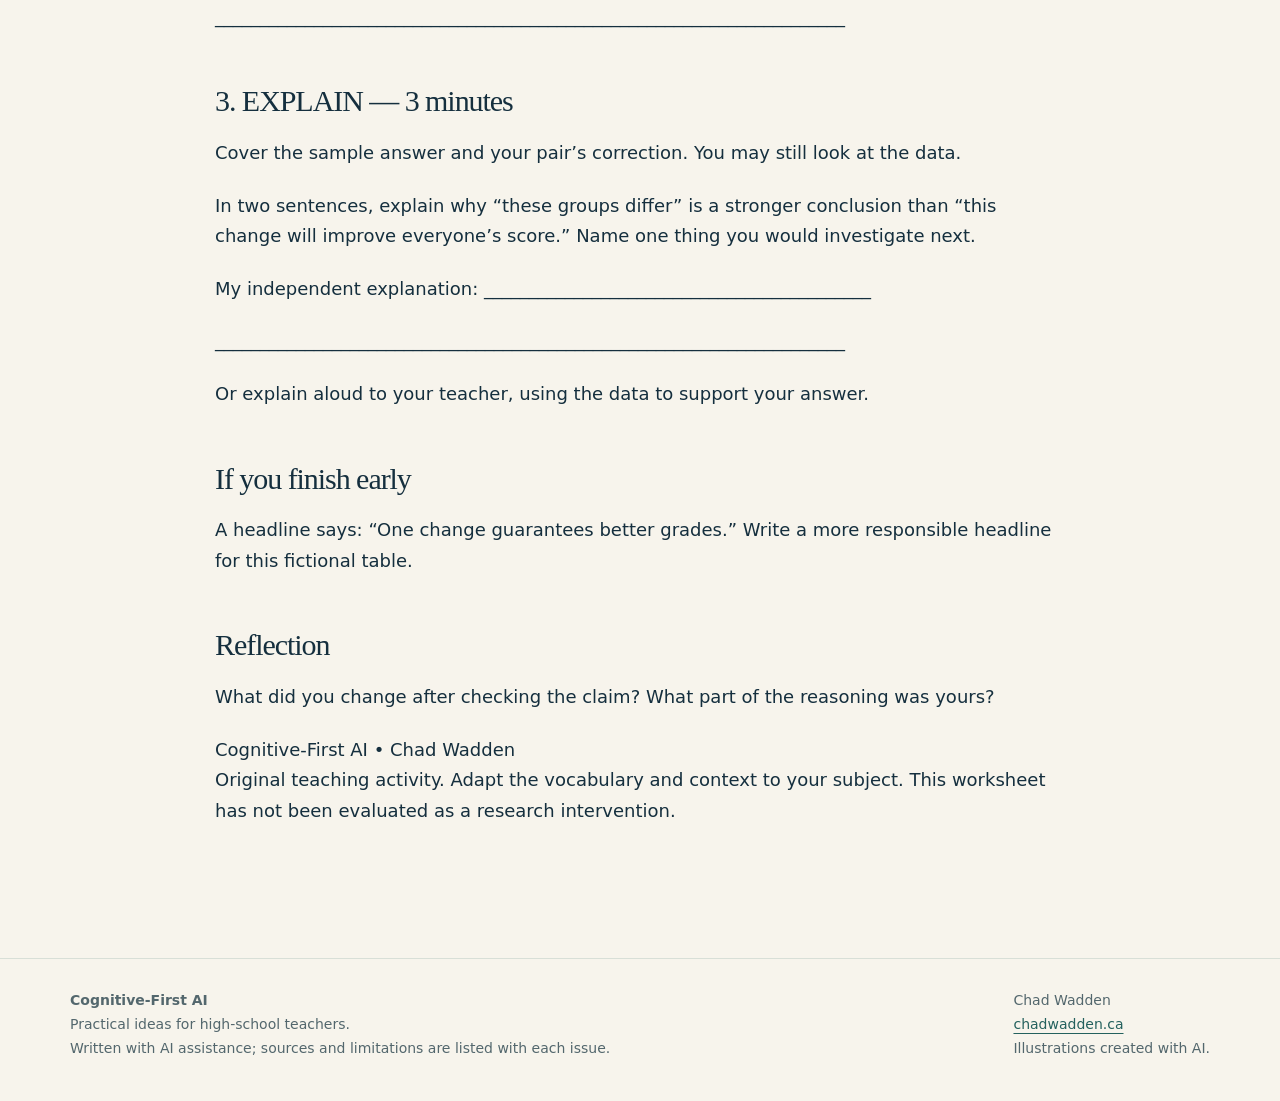
<file: resources/issue-001-activity.html>
<!doctype html><html lang="en"><head><meta charset="utf-8"><meta name="viewport" content="width=device-width,initial-scale=1"><title>Try → Check → Explain | Cognitive-First AI</title><meta name="description" content="A ten-minute evidence check and classroom resource."><link rel="canonical" href="https://ctwadden.github.io/cognitive-first-ai/resources/issue-001-activity.html"><meta property="og:title" content="Try → Check → Explain | Cognitive-First AI"><meta property="og:description" content="A ten-minute evidence check and classroom resource."><meta property="og:type" content="website"><meta property="og:url" content="https://ctwadden.github.io/cognitive-first-ai/resources/issue-001-activity.html"><link rel="stylesheet" href="../assets/style.css"><link rel="icon" href="../assets/favicon.svg" type="image/svg+xml"></head><body><a class="skip" href="#main">Skip to content</a><header class="masthead"><div class="wrap"><a class="brand" href="../index.html">Cognitive-First <span>AI</span></a><nav aria-label="Main"><a href="../index.html#issues">Issues</a><a href="../index.html#resources">Teacher resources</a><a href="https://chadwadden.ca/">About Chad</a></nav></div></header><main id="main" class="wrap"><div class="resource-page"><p class="eyebrow">Issue 001 · Classroom resource</p><div class="resource-links no-print"><button onclick="window.print()">Print / save as PDF</button><a class="button secondary" href="../issues/001-ai-is-not-the-teacher/">Read the article</a></div><h1>Try → Check → Explain</h1>
<p>A ten-minute evidence check • High school • No AI account needed</p>
<h2>Your goal</h2>
<p>Explain what a small dataset supports and what it does not prove.</p>
<h2>The fictional data</h2>
<p>These are invented groups for a reasoning exercise. They are not real students or research findings. Each row represents the average for a different group; we do not know group sizes or how the groups were chosen.</p>
<p>Group A: 2 hours of daily recreational screen time; average quiz score 78%.<br>Group B: 4 hours of daily recreational screen time; average quiz score 72%.<br>Group C: 6 hours of daily recreational screen time; average quiz score 66%.</p>
<h2>1. TRY — 3 minutes</h2>
<p>Read the three rows. Write one sentence describing the pattern.</p>
<p>My sentence: __________________________________________________________</p>
<p>What else would you want to know before giving advice based on this table?</p>
<p>My question: __________________________________________________________</p>
<p>STOP. Keep the sample answer below covered until your teacher tells you to reveal it.</p>
<h2>2. CHECK — 4 minutes</h2>
<p>This is a deliberately flawed answer written for this activity, not an actual AI transcript:</p>
<p>“The table proves that screen time causes lower scores. If every student cuts screen time by two hours, their quiz score will rise by exactly six percentage points.”</p>
<p>Work with a partner. Underline the words that claim more than the table can support.</p>
<p>A. What pattern does the table actually show?<br>B. Why might the cause be uncertain? Give one possible alternative explanation.<br>C. Rewrite the answer in one or two careful sentences. Include one numerical comparison.</p>
<p>Our correction: _______________________________________________________</p>
<p>______________________________________________________________________</p>
<h2>3. EXPLAIN — 3 minutes</h2>
<p>Cover the sample answer and your pair’s correction. You may still look at the data.</p>
<p>In two sentences, explain why “these groups differ” is a stronger conclusion than “this change will improve everyone’s score.” Name one thing you would investigate next.</p>
<p>My independent explanation: ___________________________________________</p>
<p>______________________________________________________________________</p>
<p>Or explain aloud to your teacher, using the data to support your answer.</p>
<h2>If you finish early</h2>
<p>A headline says: “One change guarantees better grades.” Write a more responsible headline for this fictional table.</p>
<h2>Reflection</h2>
<p>What did you change after checking the claim? What part of the reasoning was yours?</p>
<p>Cognitive-First AI • Chad Wadden<br>Original teaching activity. Adapt the vocabulary and context to your subject. This worksheet has not been evaluated as a research intervention.</p></div></main><footer class="footer"><div class="wrap"><p><strong>Cognitive-First AI</strong><br>Practical ideas for high-school teachers.<br>Written with AI assistance; sources and limitations are listed with each issue.</p><p>Chad Wadden<br><a href="https://chadwadden.ca/">chadwadden.ca</a><br>Illustrations created with AI.</p></div></footer></body></html>
</file>
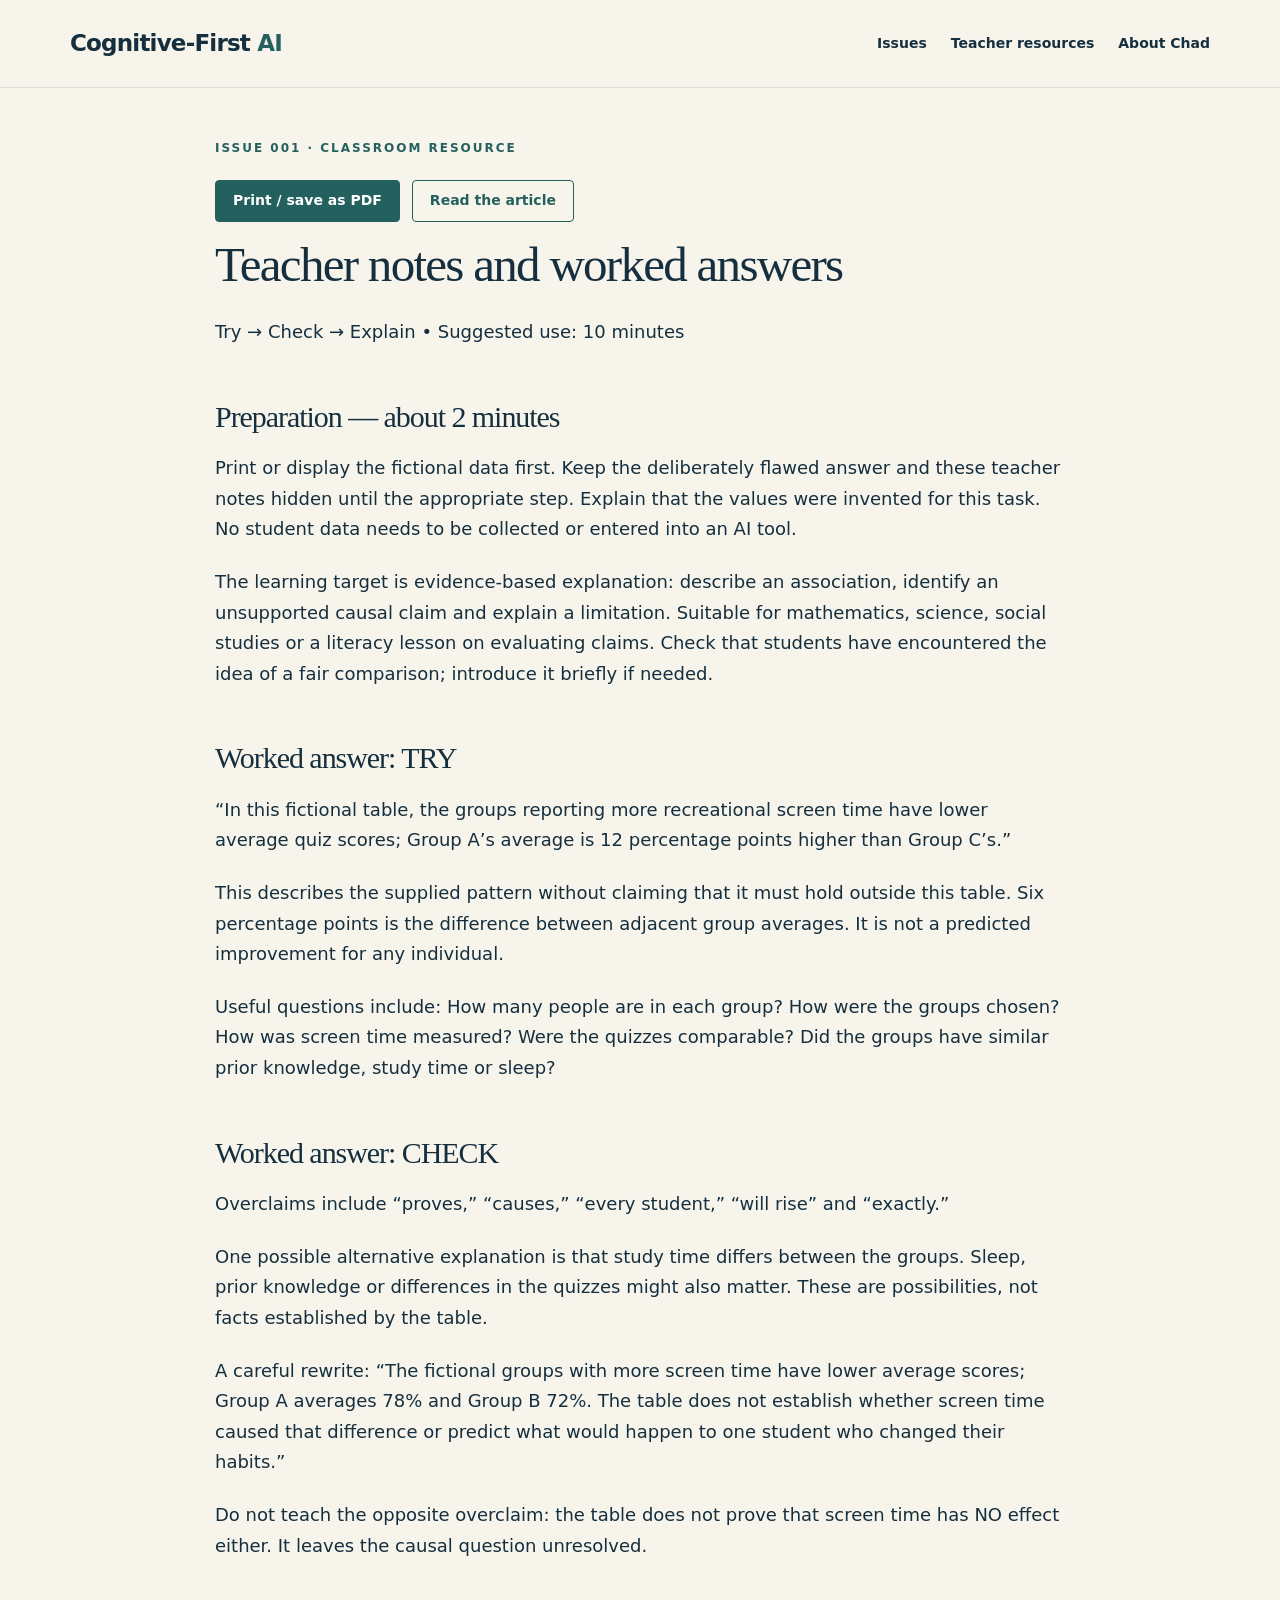
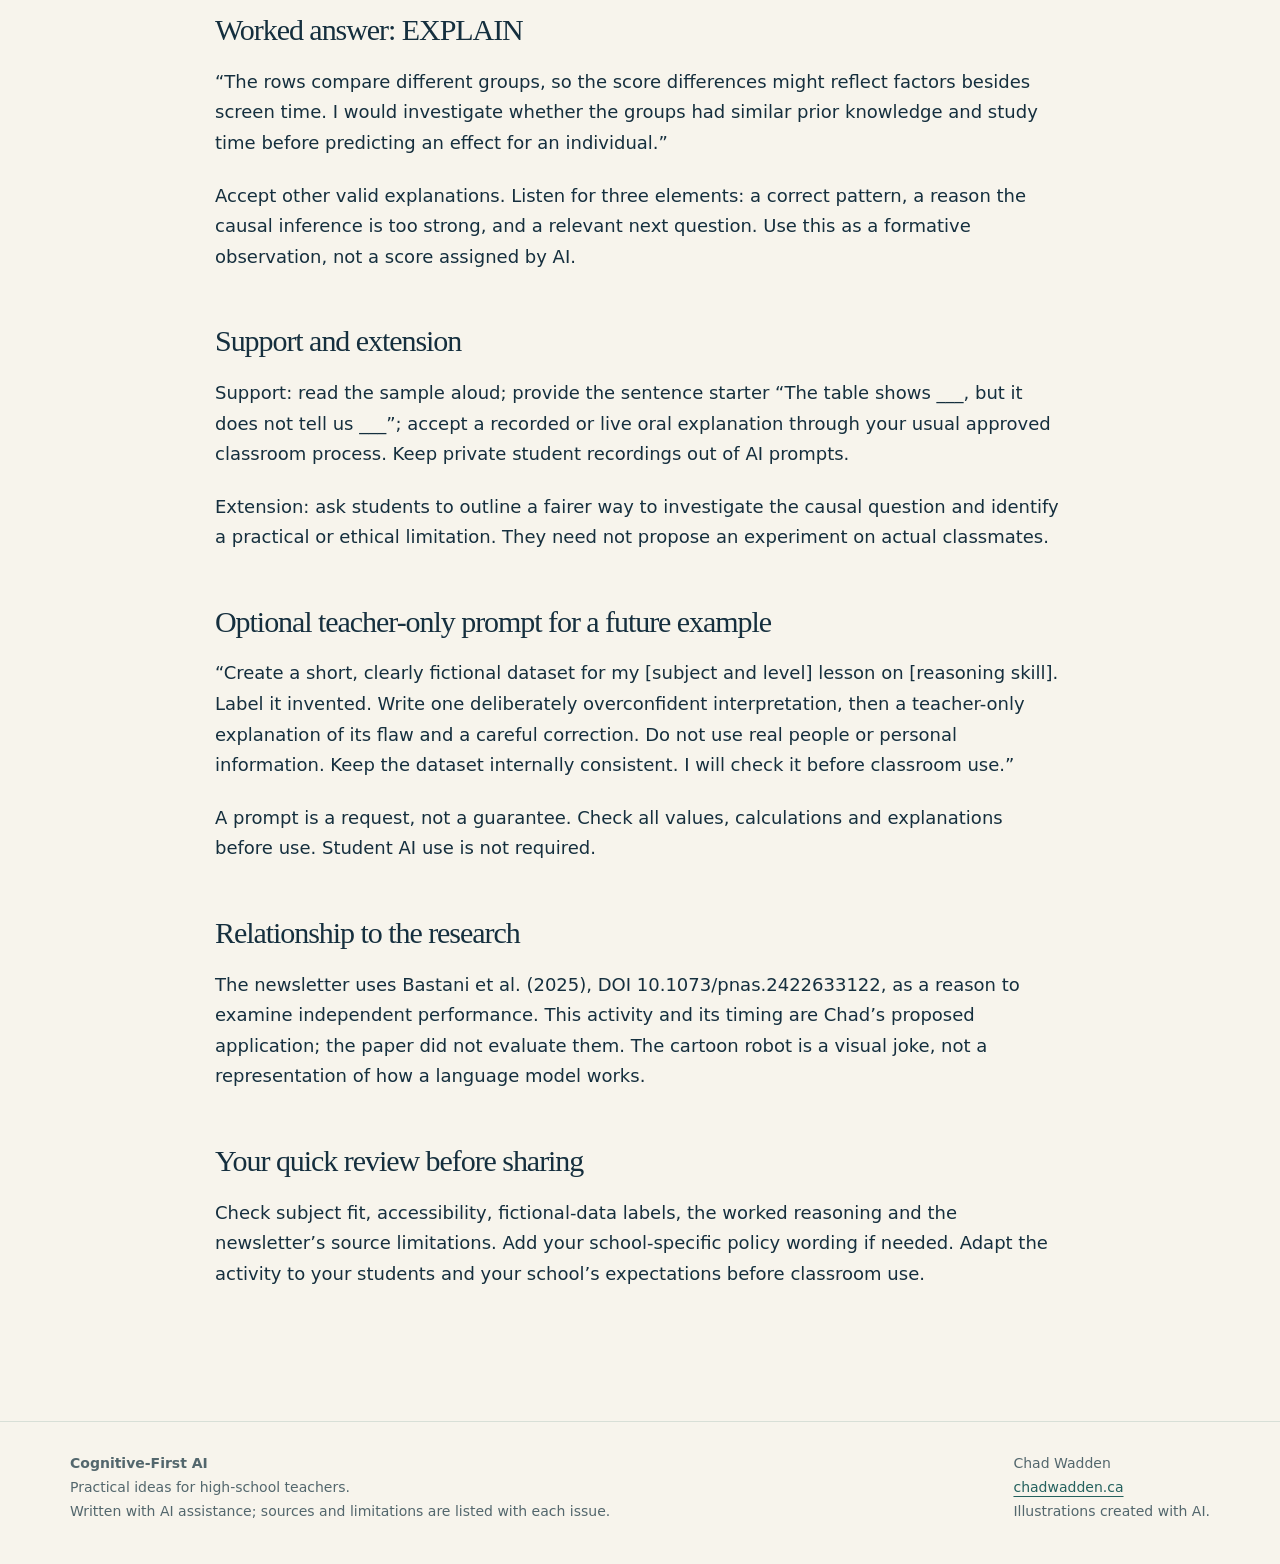
<file: resources/issue-001-notes.html>
<!doctype html><html lang="en"><head><meta charset="utf-8"><meta name="viewport" content="width=device-width,initial-scale=1"><title>Teacher notes and worked answers | Cognitive-First AI</title><meta name="description" content="A ten-minute evidence check and classroom resource."><link rel="canonical" href="https://ctwadden.github.io/cognitive-first-ai/resources/issue-001-notes.html"><meta property="og:title" content="Teacher notes and worked answers | Cognitive-First AI"><meta property="og:description" content="A ten-minute evidence check and classroom resource."><meta property="og:type" content="website"><meta property="og:url" content="https://ctwadden.github.io/cognitive-first-ai/resources/issue-001-notes.html"><link rel="stylesheet" href="../assets/style.css"><link rel="icon" href="../assets/favicon.svg" type="image/svg+xml"></head><body><a class="skip" href="#main">Skip to content</a><header class="masthead"><div class="wrap"><a class="brand" href="../index.html">Cognitive-First <span>AI</span></a><nav aria-label="Main"><a href="../index.html#issues">Issues</a><a href="../index.html#resources">Teacher resources</a><a href="https://chadwadden.ca/">About Chad</a></nav></div></header><main id="main" class="wrap"><div class="resource-page"><p class="eyebrow">Issue 001 · Classroom resource</p><div class="resource-links no-print"><button onclick="window.print()">Print / save as PDF</button><a class="button secondary" href="../issues/001-ai-is-not-the-teacher/">Read the article</a></div><h1>Teacher notes and worked answers</h1>
<p>Try → Check → Explain • Suggested use: 10 minutes</p>
<h2>Preparation — about 2 minutes</h2>
<p>Print or display the fictional data first. Keep the deliberately flawed answer and these teacher notes hidden until the appropriate step. Explain that the values were invented for this task. No student data needs to be collected or entered into an AI tool.</p>
<p>The learning target is evidence-based explanation: describe an association, identify an unsupported causal claim and explain a limitation. Suitable for mathematics, science, social studies or a literacy lesson on evaluating claims. Check that students have encountered the idea of a fair comparison; introduce it briefly if needed.</p>
<h2>Worked answer: TRY</h2>
<p>“In this fictional table, the groups reporting more recreational screen time have lower average quiz scores; Group A’s average is 12 percentage points higher than Group C’s.”</p>
<p>This describes the supplied pattern without claiming that it must hold outside this table. Six percentage points is the difference between adjacent group averages. It is not a predicted improvement for any individual.</p>
<p>Useful questions include: How many people are in each group? How were the groups chosen? How was screen time measured? Were the quizzes comparable? Did the groups have similar prior knowledge, study time or sleep?</p>
<h2>Worked answer: CHECK</h2>
<p>Overclaims include “proves,” “causes,” “every student,” “will rise” and “exactly.”</p>
<p>One possible alternative explanation is that study time differs between the groups. Sleep, prior knowledge or differences in the quizzes might also matter. These are possibilities, not facts established by the table.</p>
<p>A careful rewrite: “The fictional groups with more screen time have lower average scores; Group A averages 78% and Group B 72%. The table does not establish whether screen time caused that difference or predict what would happen to one student who changed their habits.”</p>
<p>Do not teach the opposite overclaim: the table does not prove that screen time has NO effect either. It leaves the causal question unresolved.</p>
<h2>Worked answer: EXPLAIN</h2>
<p>“The rows compare different groups, so the score differences might reflect factors besides screen time. I would investigate whether the groups had similar prior knowledge and study time before predicting an effect for an individual.”</p>
<p>Accept other valid explanations. Listen for three elements: a correct pattern, a reason the causal inference is too strong, and a relevant next question. Use this as a formative observation, not a score assigned by AI.</p>
<h2>Support and extension</h2>
<p>Support: read the sample aloud; provide the sentence starter “The table shows ___, but it does not tell us ___”; accept a recorded or live oral explanation through your usual approved classroom process. Keep private student recordings out of AI prompts.</p>
<p>Extension: ask students to outline a fairer way to investigate the causal question and identify a practical or ethical limitation. They need not propose an experiment on actual classmates.</p>
<h2>Optional teacher-only prompt for a future example</h2>
<p>“Create a short, clearly fictional dataset for my [subject and level] lesson on [reasoning skill]. Label it invented. Write one deliberately overconfident interpretation, then a teacher-only explanation of its flaw and a careful correction. Do not use real people or personal information. Keep the dataset internally consistent. I will check it before classroom use.”</p>
<p>A prompt is a request, not a guarantee. Check all values, calculations and explanations before use. Student AI use is not required.</p>
<h2>Relationship to the research</h2>
<p>The newsletter uses Bastani et al. (2025), DOI 10.1073/pnas.2422633122, as a reason to examine independent performance. This activity and its timing are Chad’s proposed application; the paper did not evaluate them. The cartoon robot is a visual joke, not a representation of how a language model works.</p>
<h2>Your quick review before sharing</h2>
<p>Check subject fit, accessibility, fictional-data labels, the worked reasoning and the newsletter’s source limitations. Add your school-specific policy wording if needed. Adapt the activity to your students and your school’s expectations before classroom use.</p></div></main><footer class="footer"><div class="wrap"><p><strong>Cognitive-First AI</strong><br>Practical ideas for high-school teachers.<br>Written with AI assistance; sources and limitations are listed with each issue.</p><p>Chad Wadden<br><a href="https://chadwadden.ca/">chadwadden.ca</a><br>Illustrations created with AI.</p></div></footer></body></html>
</file>
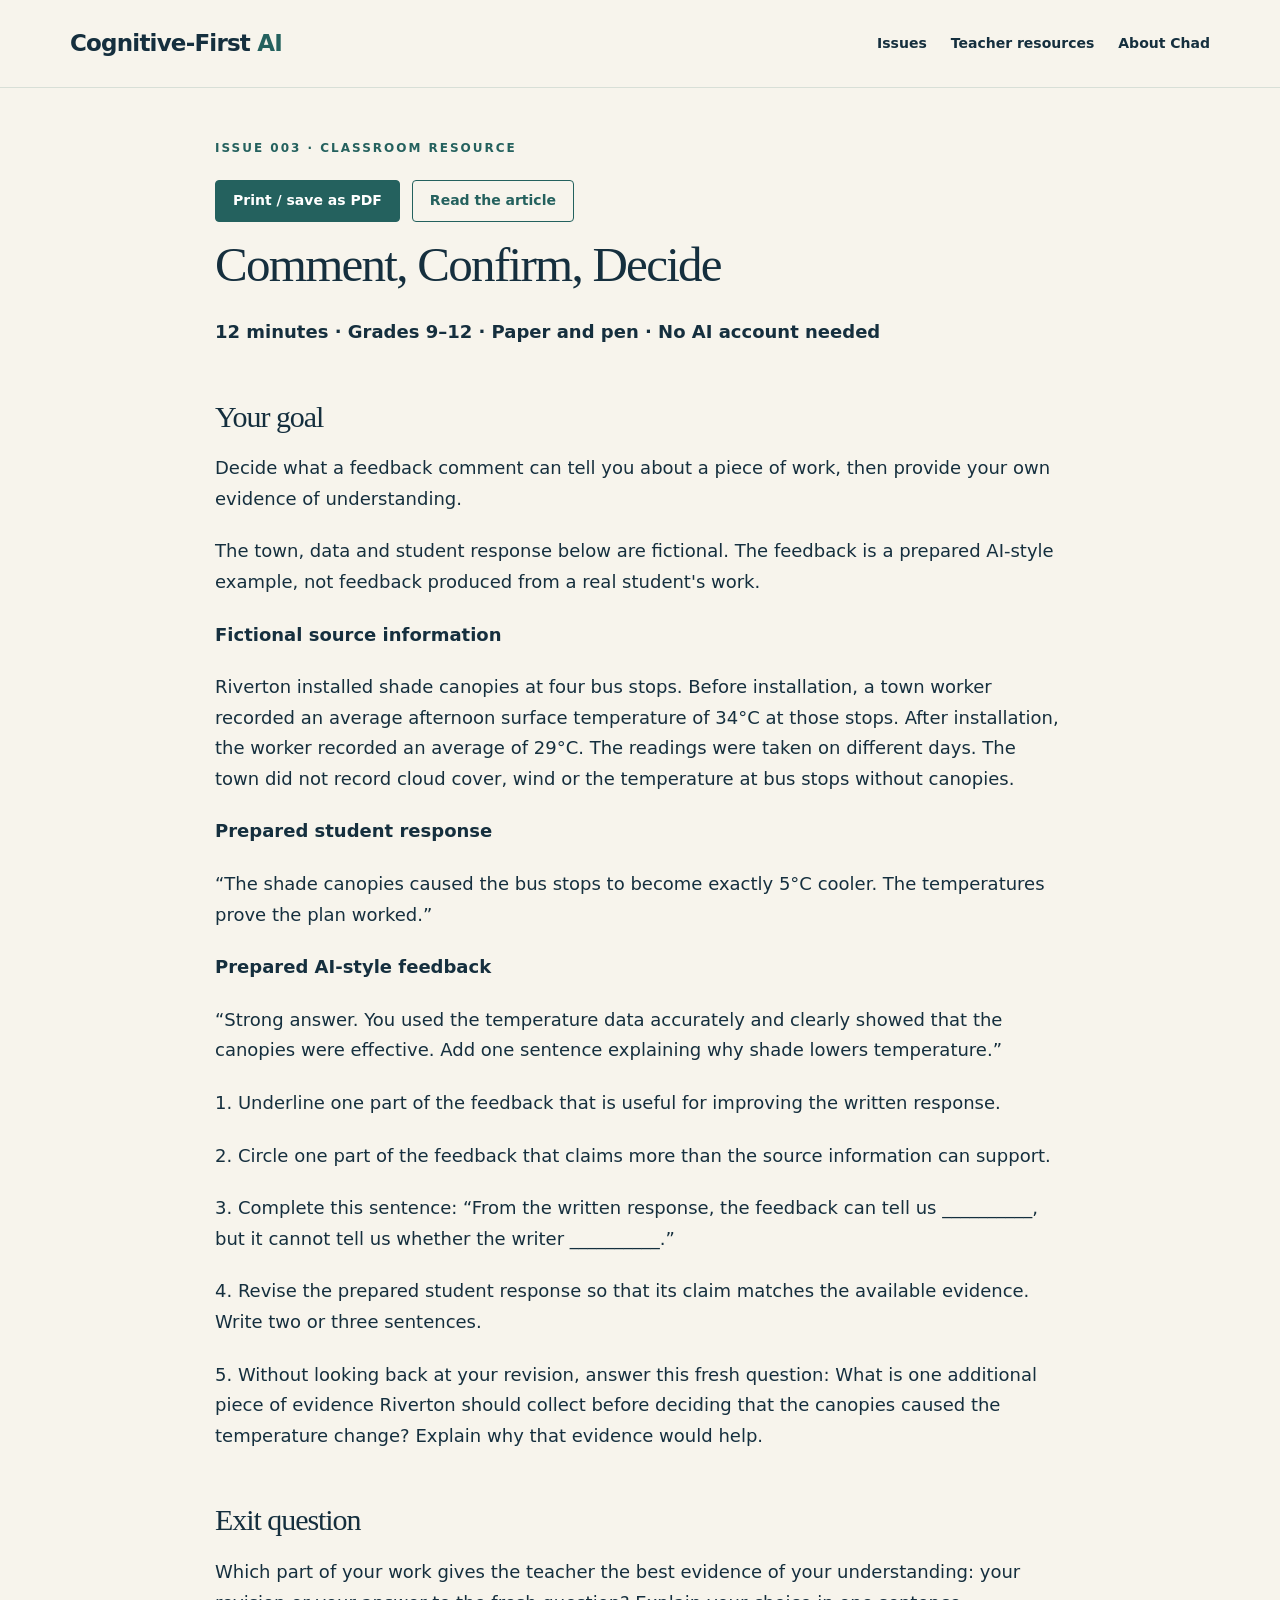
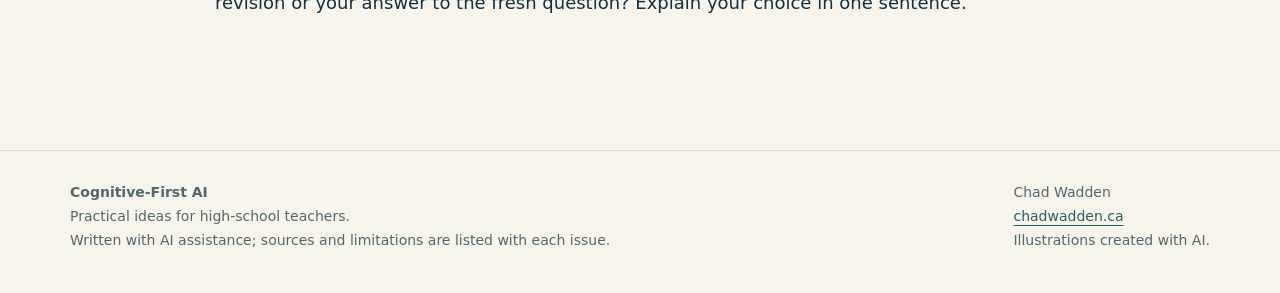
<file: resources/issue-003-activity.html>
<!doctype html><html lang="en"><head><meta charset="utf-8"><meta name="viewport" content="width=device-width,initial-scale=1"><title>AI feedback is not AI grading — Student activity | Cognitive-First AI</title><meta name="description" content="Ready-to-use classroom materials for this issue."><link rel="canonical" href="https://ctwadden.github.io/cognitive-first-ai/resources/issue-003-activity.html"><meta property="og:title" content="AI feedback is not AI grading — Student activity | Cognitive-First AI"><meta property="og:description" content="Ready-to-use classroom materials for this issue."><meta property="og:type" content="website"><meta property="og:url" content="https://ctwadden.github.io/cognitive-first-ai/resources/issue-003-activity.html"><link rel="stylesheet" href="../assets/style.css"><link rel="icon" href="../assets/favicon.svg" type="image/svg+xml"></head><body><a class="skip" href="#main">Skip to content</a><header class="masthead"><div class="wrap"><a class="brand" href="../index.html">Cognitive-First <span>AI</span></a><nav aria-label="Main"><a href="../index.html#issues">Issues</a><a href="../index.html#resources">Teacher resources</a><a href="https://chadwadden.ca/">About Chad</a></nav></div></header><main id="main" class="wrap"><div class="resource-page"><p class="eyebrow">Issue 003 · Classroom resource</p><div class="resource-links no-print"><button onclick="window.print()">Print / save as PDF</button><a class="button secondary" href="../issues/003-ai-feedback-is-not-ai-grading/">Read the article</a></div><h1>Comment, Confirm, Decide</h1>
<p><strong>12 minutes · Grades 9–12 · Paper and pen · No AI account needed</strong></p>
<h2>Your goal</h2>
<p>Decide what a feedback comment can tell you about a piece of work, then provide your own evidence of understanding.</p>
<p>The town, data and student response below are fictional. The feedback is a prepared AI-style example, not feedback produced from a real student&#x27;s work.</p>
<p><strong>Fictional source information</strong></p>
<p>Riverton installed shade canopies at four bus stops. Before installation, a town worker recorded an average afternoon surface temperature of 34°C at those stops. After installation, the worker recorded an average of 29°C. The readings were taken on different days. The town did not record cloud cover, wind or the temperature at bus stops without canopies.</p>
<p><strong>Prepared student response</strong></p>
<p>“The shade canopies caused the bus stops to become exactly 5°C cooler. The temperatures prove the plan worked.”</p>
<p><strong>Prepared AI-style feedback</strong></p>
<p>“Strong answer. You used the temperature data accurately and clearly showed that the canopies were effective. Add one sentence explaining why shade lowers temperature.”</p>
<p>1. Underline one part of the feedback that is useful for improving the written response.</p>
<p>2. Circle one part of the feedback that claims more than the source information can support.</p>
<p>3. Complete this sentence: “From the written response, the feedback can tell us __________, but it cannot tell us whether the writer __________.”</p>
<p>4. Revise the prepared student response so that its claim matches the available evidence. Write two or three sentences.</p>
<p>5. Without looking back at your revision, answer this fresh question: What is one additional piece of evidence Riverton should collect before deciding that the canopies caused the temperature change? Explain why that evidence would help.</p>
<h2>Exit question</h2>
<p>Which part of your work gives the teacher the best evidence of your understanding: your revision or your answer to the fresh question? Explain your choice in one sentence.</p></div></main><footer class="footer"><div class="wrap"><p><strong>Cognitive-First AI</strong><br>Practical ideas for high-school teachers.<br>Written with AI assistance; sources and limitations are listed with each issue.</p><p>Chad Wadden<br><a href="https://chadwadden.ca/">chadwadden.ca</a><br>Illustrations created with AI.</p></div></footer></body></html>
</file>
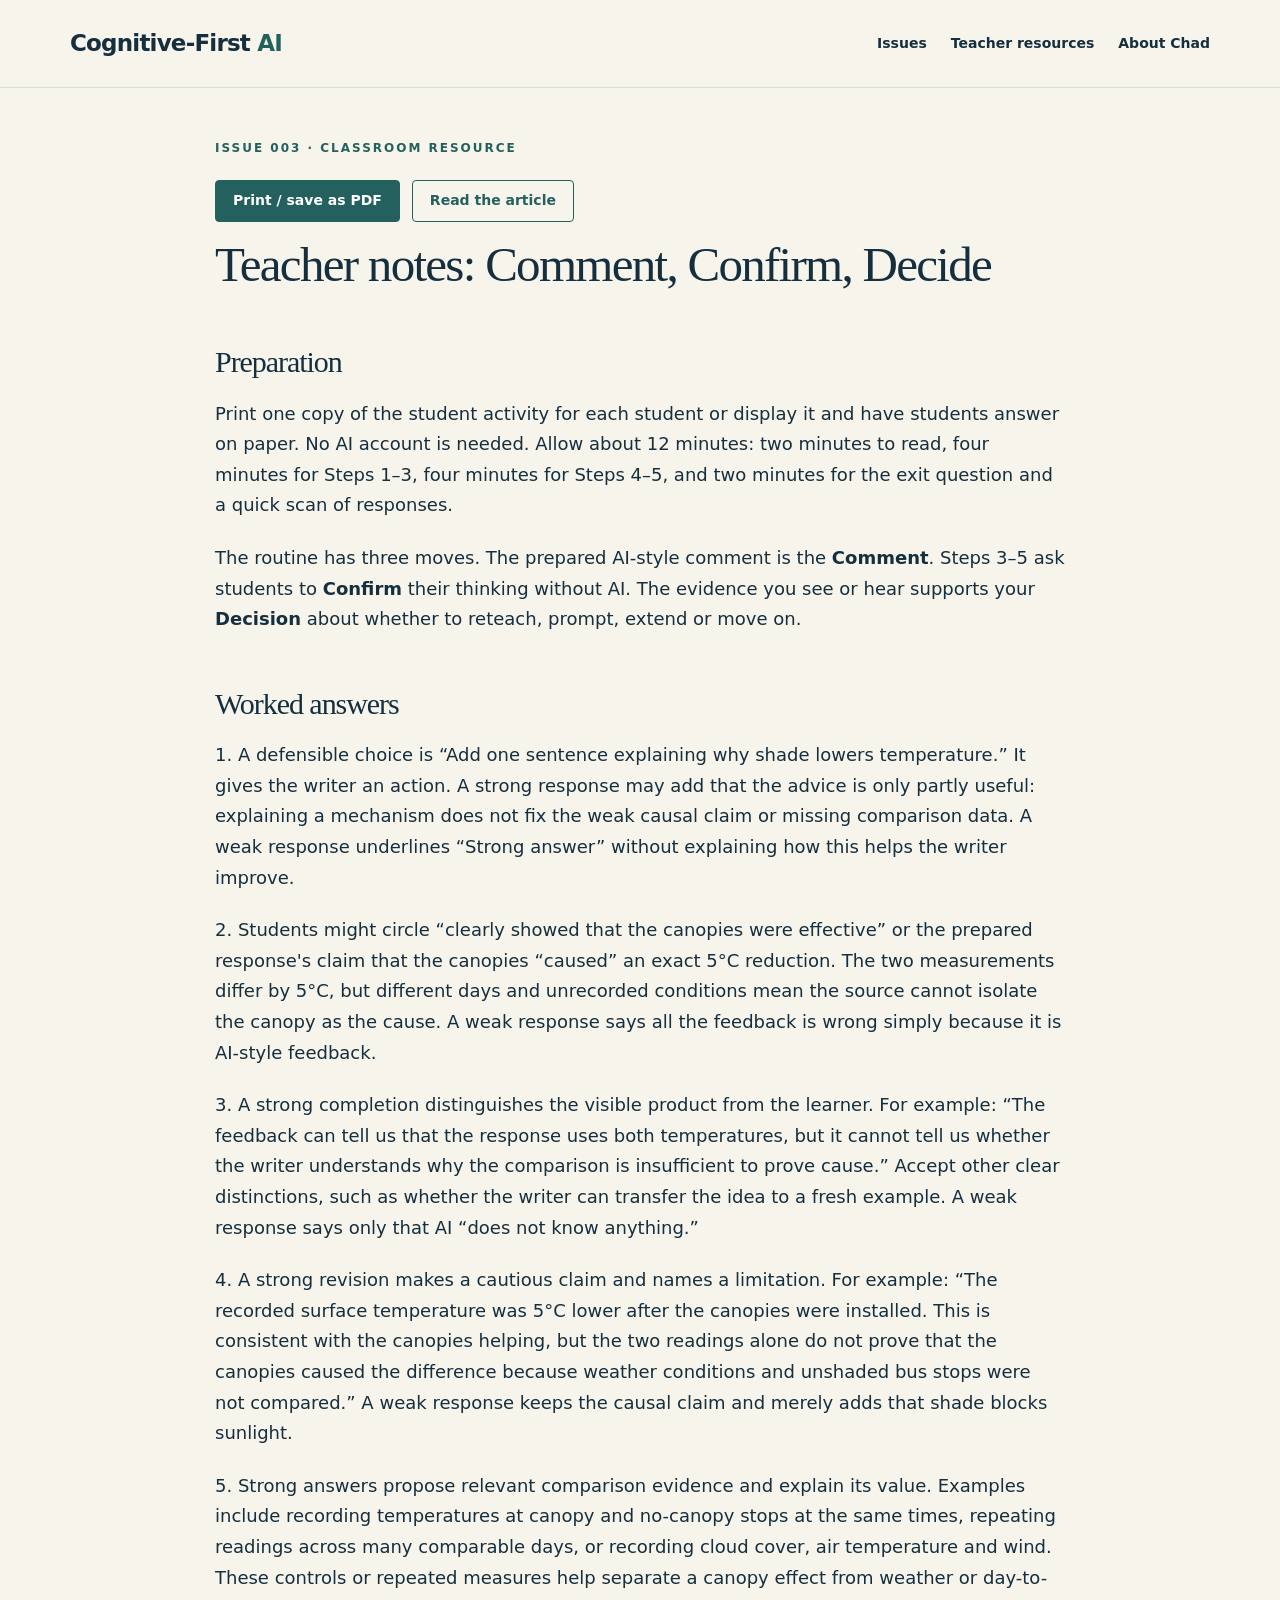
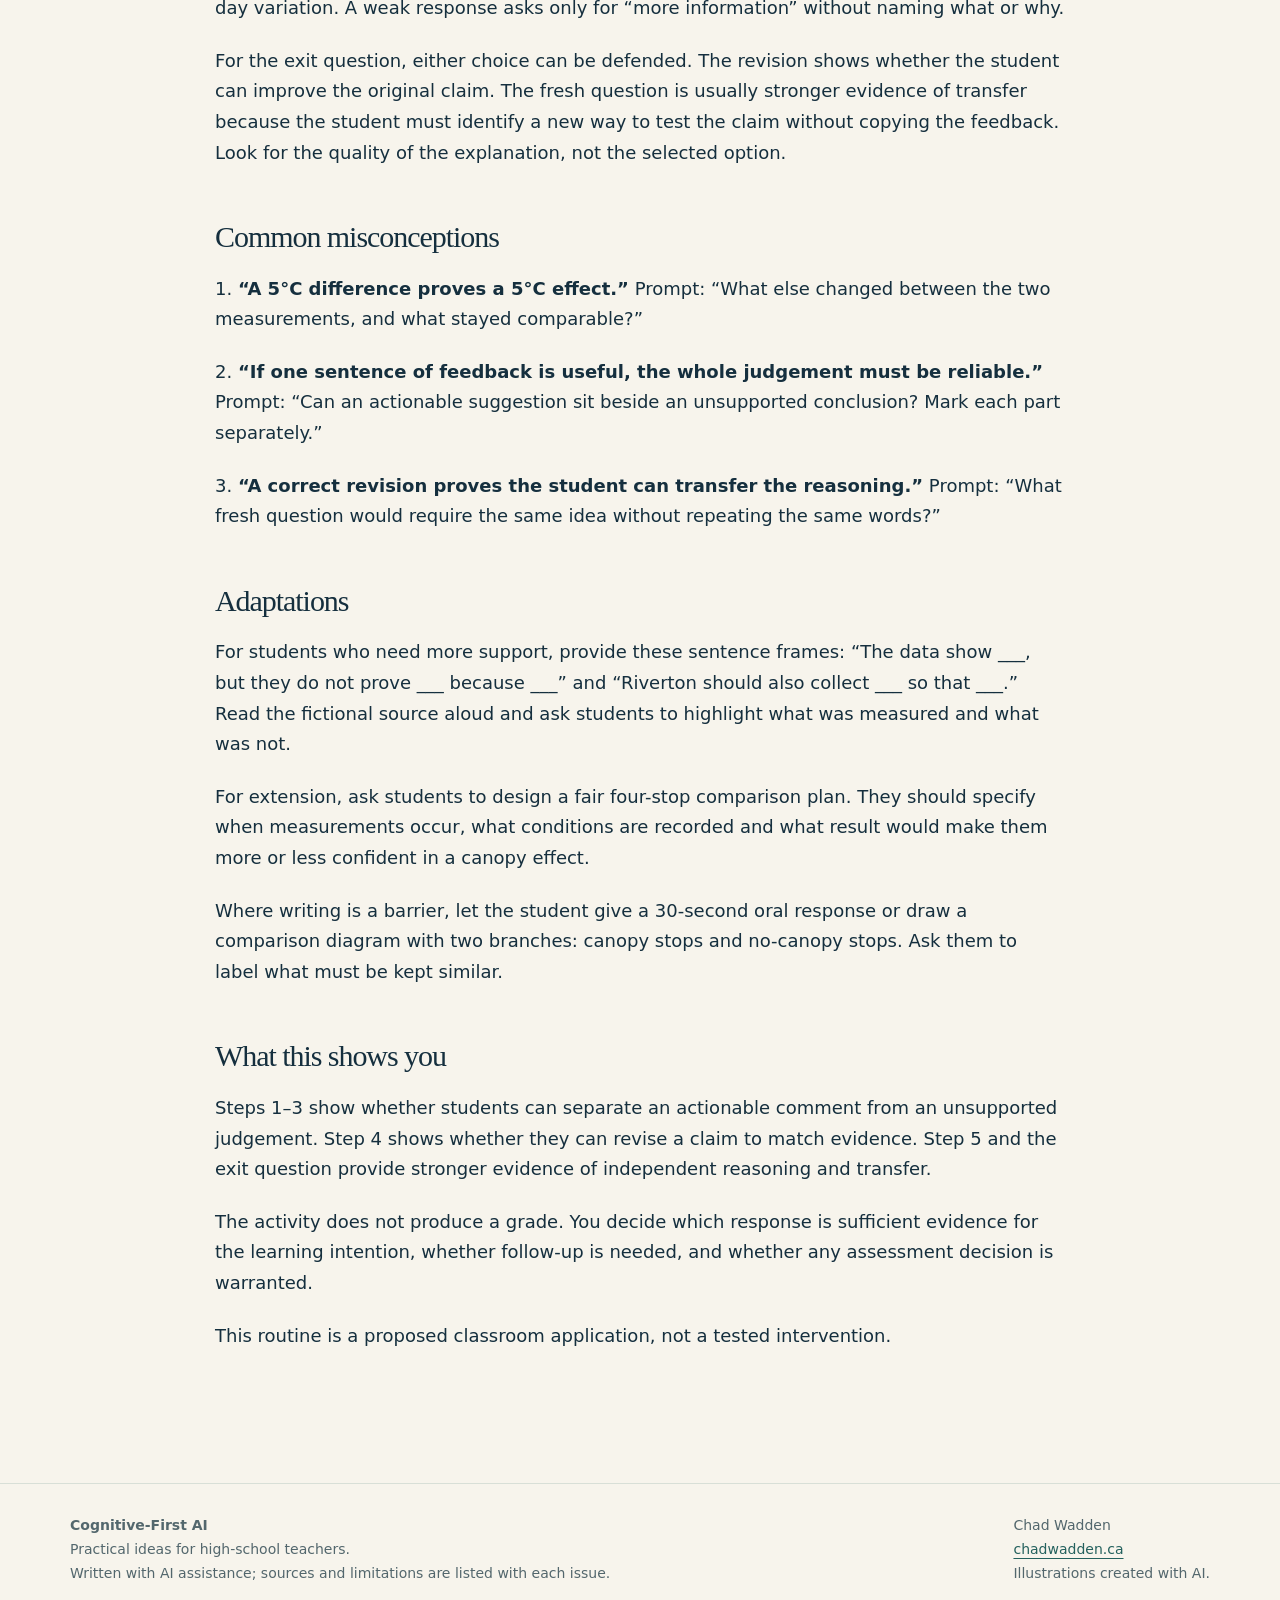
<file: resources/issue-003-notes.html>
<!doctype html><html lang="en"><head><meta charset="utf-8"><meta name="viewport" content="width=device-width,initial-scale=1"><title>AI feedback is not AI grading — Teacher notes | Cognitive-First AI</title><meta name="description" content="Ready-to-use classroom materials for this issue."><link rel="canonical" href="https://ctwadden.github.io/cognitive-first-ai/resources/issue-003-notes.html"><meta property="og:title" content="AI feedback is not AI grading — Teacher notes | Cognitive-First AI"><meta property="og:description" content="Ready-to-use classroom materials for this issue."><meta property="og:type" content="website"><meta property="og:url" content="https://ctwadden.github.io/cognitive-first-ai/resources/issue-003-notes.html"><link rel="stylesheet" href="../assets/style.css"><link rel="icon" href="../assets/favicon.svg" type="image/svg+xml"></head><body><a class="skip" href="#main">Skip to content</a><header class="masthead"><div class="wrap"><a class="brand" href="../index.html">Cognitive-First <span>AI</span></a><nav aria-label="Main"><a href="../index.html#issues">Issues</a><a href="../index.html#resources">Teacher resources</a><a href="https://chadwadden.ca/">About Chad</a></nav></div></header><main id="main" class="wrap"><div class="resource-page"><p class="eyebrow">Issue 003 · Classroom resource</p><div class="resource-links no-print"><button onclick="window.print()">Print / save as PDF</button><a class="button secondary" href="../issues/003-ai-feedback-is-not-ai-grading/">Read the article</a></div><h1>Teacher notes: Comment, Confirm, Decide</h1>
<h2>Preparation</h2>
<p>Print one copy of the student activity for each student or display it and have students answer on paper. No AI account is needed. Allow about 12 minutes: two minutes to read, four minutes for Steps 1–3, four minutes for Steps 4–5, and two minutes for the exit question and a quick scan of responses.</p>
<p>The routine has three moves. The prepared AI-style comment is the <strong>Comment</strong>. Steps 3–5 ask students to <strong>Confirm</strong> their thinking without AI. The evidence you see or hear supports your <strong>Decision</strong> about whether to reteach, prompt, extend or move on.</p>
<h2>Worked answers</h2>
<p>1. A defensible choice is “Add one sentence explaining why shade lowers temperature.” It gives the writer an action. A strong response may add that the advice is only partly useful: explaining a mechanism does not fix the weak causal claim or missing comparison data. A weak response underlines “Strong answer” without explaining how this helps the writer improve.</p>
<p>2. Students might circle “clearly showed that the canopies were effective” or the prepared response&#x27;s claim that the canopies “caused” an exact 5°C reduction. The two measurements differ by 5°C, but different days and unrecorded conditions mean the source cannot isolate the canopy as the cause. A weak response says all the feedback is wrong simply because it is AI-style feedback.</p>
<p>3. A strong completion distinguishes the visible product from the learner. For example: “The feedback can tell us that the response uses both temperatures, but it cannot tell us whether the writer understands why the comparison is insufficient to prove cause.” Accept other clear distinctions, such as whether the writer can transfer the idea to a fresh example. A weak response says only that AI “does not know anything.”</p>
<p>4. A strong revision makes a cautious claim and names a limitation. For example: “The recorded surface temperature was 5°C lower after the canopies were installed. This is consistent with the canopies helping, but the two readings alone do not prove that the canopies caused the difference because weather conditions and unshaded bus stops were not compared.” A weak response keeps the causal claim and merely adds that shade blocks sunlight.</p>
<p>5. Strong answers propose relevant comparison evidence and explain its value. Examples include recording temperatures at canopy and no-canopy stops at the same times, repeating readings across many comparable days, or recording cloud cover, air temperature and wind. These controls or repeated measures help separate a canopy effect from weather or day-to-day variation. A weak response asks only for “more information” without naming what or why.</p>
<p>For the exit question, either choice can be defended. The revision shows whether the student can improve the original claim. The fresh question is usually stronger evidence of transfer because the student must identify a new way to test the claim without copying the feedback. Look for the quality of the explanation, not the selected option.</p>
<h2>Common misconceptions</h2>
<p>1. <strong>“A 5°C difference proves a 5°C effect.”</strong> Prompt: “What else changed between the two measurements, and what stayed comparable?”</p>
<p>2. <strong>“If one sentence of feedback is useful, the whole judgement must be reliable.”</strong> Prompt: “Can an actionable suggestion sit beside an unsupported conclusion? Mark each part separately.”</p>
<p>3. <strong>“A correct revision proves the student can transfer the reasoning.”</strong> Prompt: “What fresh question would require the same idea without repeating the same words?”</p>
<h2>Adaptations</h2>
<p>For students who need more support, provide these sentence frames: “The data show ___, but they do not prove ___ because ___” and “Riverton should also collect ___ so that ___.” Read the fictional source aloud and ask students to highlight what was measured and what was not.</p>
<p>For extension, ask students to design a fair four-stop comparison plan. They should specify when measurements occur, what conditions are recorded and what result would make them more or less confident in a canopy effect.</p>
<p>Where writing is a barrier, let the student give a 30-second oral response or draw a comparison diagram with two branches: canopy stops and no-canopy stops. Ask them to label what must be kept similar.</p>
<h2>What this shows you</h2>
<p>Steps 1–3 show whether students can separate an actionable comment from an unsupported judgement. Step 4 shows whether they can revise a claim to match evidence. Step 5 and the exit question provide stronger evidence of independent reasoning and transfer.</p>
<p>The activity does not produce a grade. You decide which response is sufficient evidence for the learning intention, whether follow-up is needed, and whether any assessment decision is warranted.</p>
<p>This routine is a proposed classroom application, not a tested intervention.</p></div></main><footer class="footer"><div class="wrap"><p><strong>Cognitive-First AI</strong><br>Practical ideas for high-school teachers.<br>Written with AI assistance; sources and limitations are listed with each issue.</p><p>Chad Wadden<br><a href="https://chadwadden.ca/">chadwadden.ca</a><br>Illustrations created with AI.</p></div></footer></body></html>
</file>
<file: assets/style.css>
:root{--ink:#152f3e;--muted:#53676d;--paper:#f7f4ec;--white:#fffefa;--teal:#24615e;--line:#d8dfd7;--amber:#d19a36}*{box-sizing:border-box}html{scroll-behavior:smooth}body{margin:0;background:var(--paper);color:var(--ink);font:18px/1.7 system-ui,-apple-system,BlinkMacSystemFont,"Segoe UI",sans-serif}a{color:var(--teal);text-underline-offset:4px}a:hover{text-decoration-thickness:2px}a:focus-visible,button:focus-visible,textarea:focus-visible{outline:3px solid #c18a20;outline-offset:4px}.skip{position:absolute;top:-100px;background:white;padding:10px;z-index:10}.skip:focus{top:0}.wrap{width:min(1140px,calc(100% - 48px));margin:auto}.masthead{border-bottom:1px solid var(--line)}.masthead .wrap{display:flex;align-items:center;justify-content:space-between;gap:24px;padding:24px 0}.brand{font-size:23px;letter-spacing:-.8px;font-weight:800;text-decoration:none;color:var(--ink)}.brand span{color:var(--teal)}nav{display:flex;gap:24px;font-size:14px;font-weight:650}nav a{text-decoration:none;color:var(--ink)}h1,h2,h3{line-height:1.12;text-wrap:balance}h1,h2{font-family:Georgia,"Times New Roman",serif;font-weight:500;letter-spacing:-.035em}h1{font-size:clamp(40px,5.3vw,70px);margin:16px 0 24px}h2{font-size:36px;margin:52px 0 20px}h3{font-size:23px;margin:34px 0 14px}p{margin:0 0 22px}.eyebrow{text-transform:uppercase;font-size:12px;font-weight:800;letter-spacing:2px;color:var(--teal)}.intro{padding:60px 0 38px;max-width:830px}.intro h1{font-size:clamp(43px,6vw,76px)}.intro p{font-size:21px;max-width:650px;color:var(--muted)}.feature{display:grid;grid-template-columns:1.18fr 1fr;background:var(--ink);color:var(--white);border-radius:8px;overflow:hidden;align-items:center}.feature img{width:100%;display:block;aspect-ratio:16/9;object-fit:cover}.feature .copy{padding:32px}.feature h2{font-size:39px;margin:12px 0 18px}.feature .eyebrow,.feature a{color:#e4b65e}.feature p{font-size:17px;color:#d9e5e3}.feature a{font-weight:700}.archive{display:grid;grid-template-columns:1fr 1fr;gap:28px;margin-bottom:64px}.card{background:var(--white);border:1px solid var(--line);border-radius:8px;overflow:hidden}.card img{width:100%;aspect-ratio:16/9;object-fit:cover;display:block}.card .copy{padding:28px}.card h3{font-family:Georgia,serif;font-size:30px;margin:12px 0}.card h3 a{color:var(--ink);text-decoration:none}.card p{font-size:17px;color:var(--muted)}.meta{font-size:14px;color:var(--muted)}.article-header{max-width:880px;padding:58px 0 28px}.article-header .dek{font-size:23px;color:var(--muted);max-width:730px}.hero{width:100%;border-radius:6px;display:block}.hero-figure{margin:0 0 36px}figcaption{font-size:12px;color:var(--muted);margin-top:10px;line-height:1.5}.reading{max-width:750px;margin:0 auto}.reading .lead{font-family:Georgia,serif;font-size:27px;line-height:1.5}.reading figure{margin:38px 0}.reading figure img{width:100%;display:block;border-radius:4px}.callout{border-left:4px solid var(--teal);background:#e9efea;padding:26px 30px;margin:34px 0}.callout h2{font-size:28px;margin:0 0 18px}.callout p:last-child{margin:0}.resource-box{background:#ede4d0;border:1px solid #ded0b1;border-radius:5px;padding:24px 28px;margin:28px 0}.resource-box h2{font-family:inherit;font-size:20px;letter-spacing:0;margin:0 0 10px}.resource-links{display:flex;flex-wrap:wrap;gap:12px;margin:18px 0 0}.button,button{display:inline-block;background:var(--teal);border:1px solid var(--teal);border-radius:4px;color:white;padding:10px 17px;text-decoration:none;font:650 14px/1.4 system-ui;cursor:pointer}.button.secondary{background:transparent;color:var(--teal)}.pullquote{font-family:Georgia,serif;font-size:28px;border-top:2px solid var(--amber);padding-top:26px;margin-top:38px}.sources{border-top:1px solid var(--line);margin-top:45px;font-size:15px}.sources h2{font-size:28px}.sources li{padding:0 0 16px 5px}.next{border-top:1px solid var(--line);margin:40px 0;padding:24px 0}.footer{border-top:1px solid var(--line);margin-top:60px;padding:30px 0 40px;font-size:14px;color:var(--muted)}.footer .wrap{display:flex;justify-content:space-between;gap:30px}.footer p{margin:0}.resource-page{max-width:850px;margin:0 auto;padding:50px 0}.resource-page h1{font-size:49px}.resource-page h2{font-size:30px}.resource-page label{display:block;font-weight:700;margin:24px 0 6px}.hint{font-size:15px;color:var(--muted)}textarea{width:100%;min-height:105px;padding:15px;border:1px solid #9eaaa6;border-radius:4px;background:var(--white);font:17px/1.5 system-ui;resize:vertical;color:var(--ink)}.print-answer{display:none;white-space:pre-wrap;min-height:70px;border-bottom:1px solid #ccc;padding:10px 0}table{border-collapse:collapse;width:100%;font-size:16px}th,td{border:1px solid var(--line);padding:12px;text-align:left;vertical-align:top}th{background:#e9efea}.resource-page blockquote{margin:25px 0;padding:20px 26px;border-left:4px solid var(--amber);background:#fff9e9}.resource-page li{margin-bottom:9px}.section-label{padding-top:12px;border-top:1px solid var(--line)}
@media(max-width:760px){.wrap{width:calc(100% - 32px)}.masthead .wrap{align-items:flex-start;flex-direction:column;gap:8px;padding:18px 0}.brand{font-size:23px}nav{gap:22px}.intro{padding:35px 0 20px}.feature,.archive{grid-template-columns:1fr}.feature .copy{padding:26px}.feature h2{font-size:34px}.article-header{padding-top:35px}.article-header .dek{font-size:21px}.reading{font-size:17px}.reading .lead{font-size:24px}h2{font-size:30px}.callout,.resource-box{padding:22px}.footer .wrap{display:block}.footer p{margin-bottom:15px}.resource-page h1{font-size:38px}.resource-page{padding-top:30px}}@media(prefers-reduced-motion:reduce){html{scroll-behavior:auto}}
@media print{body{background:white;color:#111;font-size:11pt;line-height:1.5}.wrap{width:100%}.masthead,nav,.skip,.footer,.no-print,.resource-links,.hero-figure,.reading figure,.next{display:none!important}h1{font-size:28pt!important}h2{font-size:20pt!important;margin-top:22pt;break-after:avoid}h3{break-after:avoid}.article-header,.resource-page{padding:0;max-width:none}.reading{max-width:none}.callout,.resource-box{background:white;border:1px solid #888;break-inside:avoid;padding:12pt}.print-answer{display:block}textarea{display:none}.resource-page label{break-after:avoid}a{color:#111}.print-break{break-before:page}figure{break-inside:avoid}}
@media screen and (max-width:600px){table{table-layout:fixed;font-size:14px}th,td{padding:8px;overflow-wrap:anywhere}}
</file>
